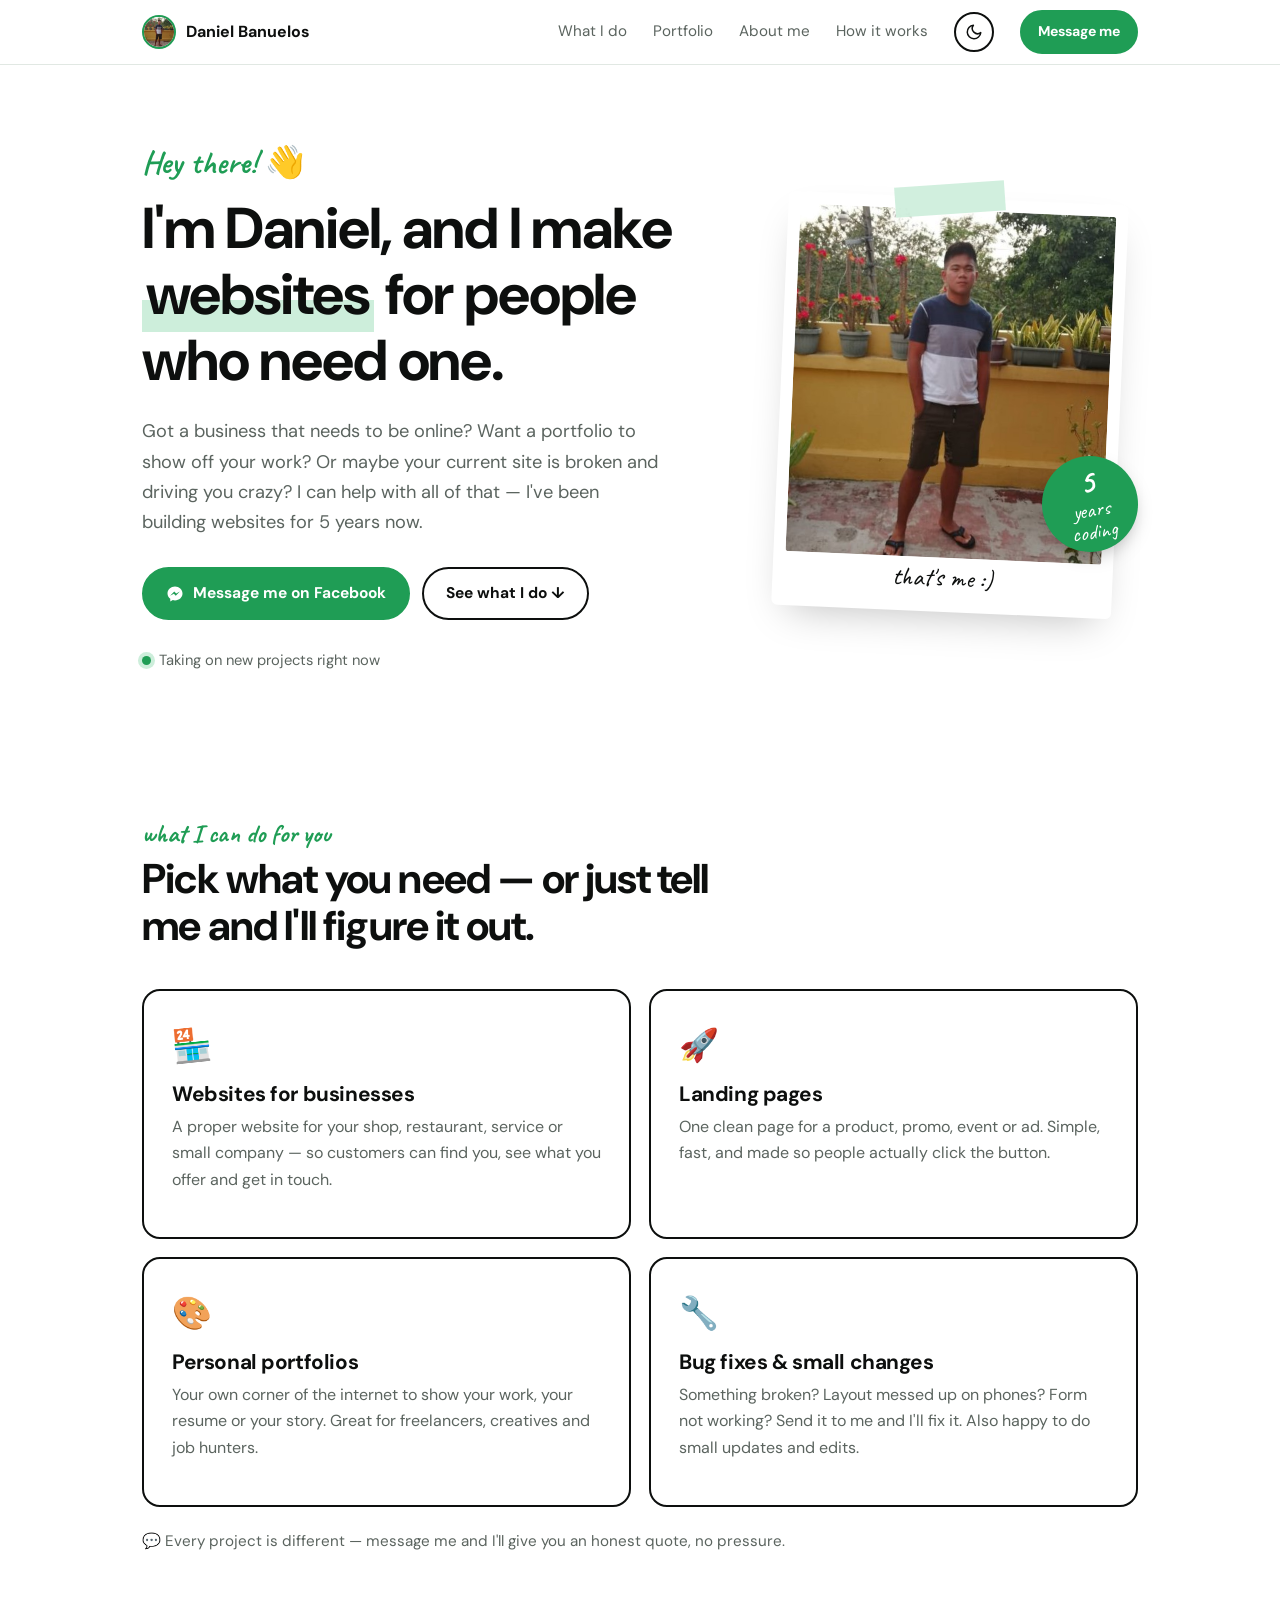
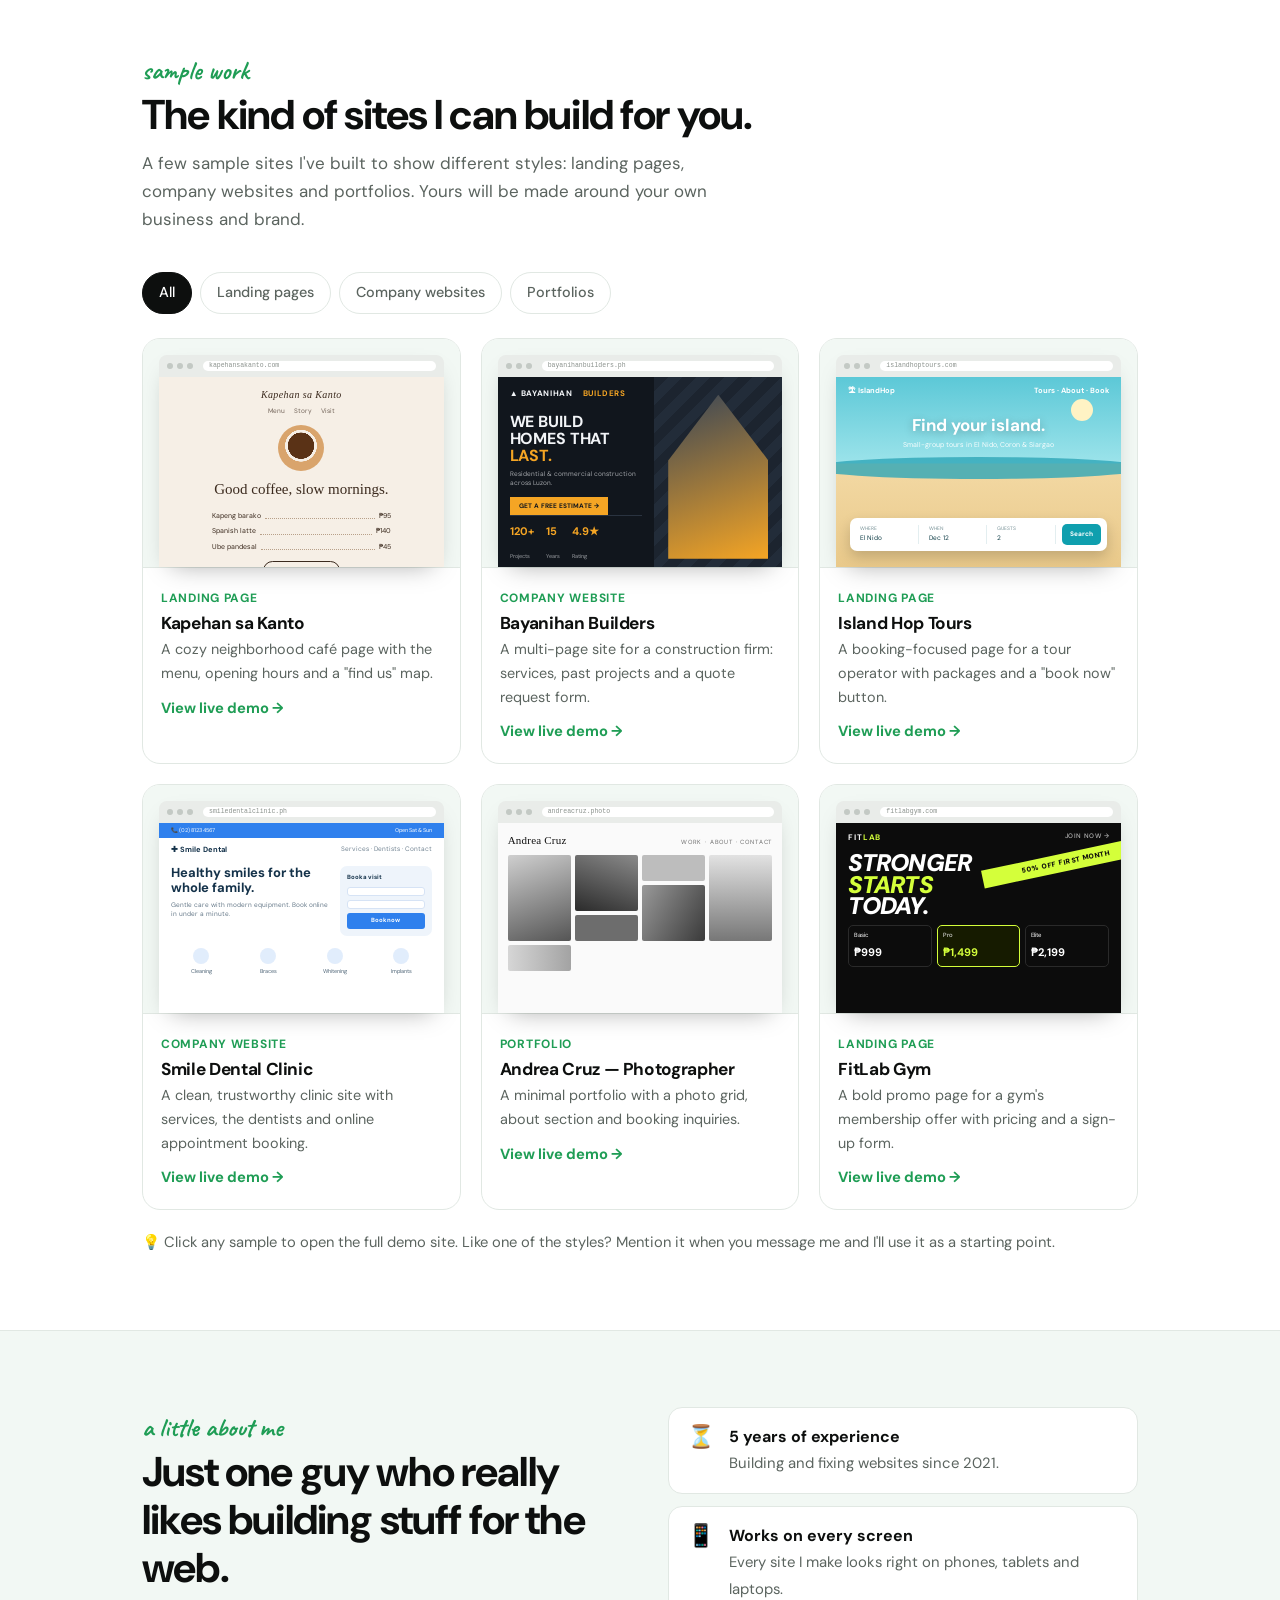
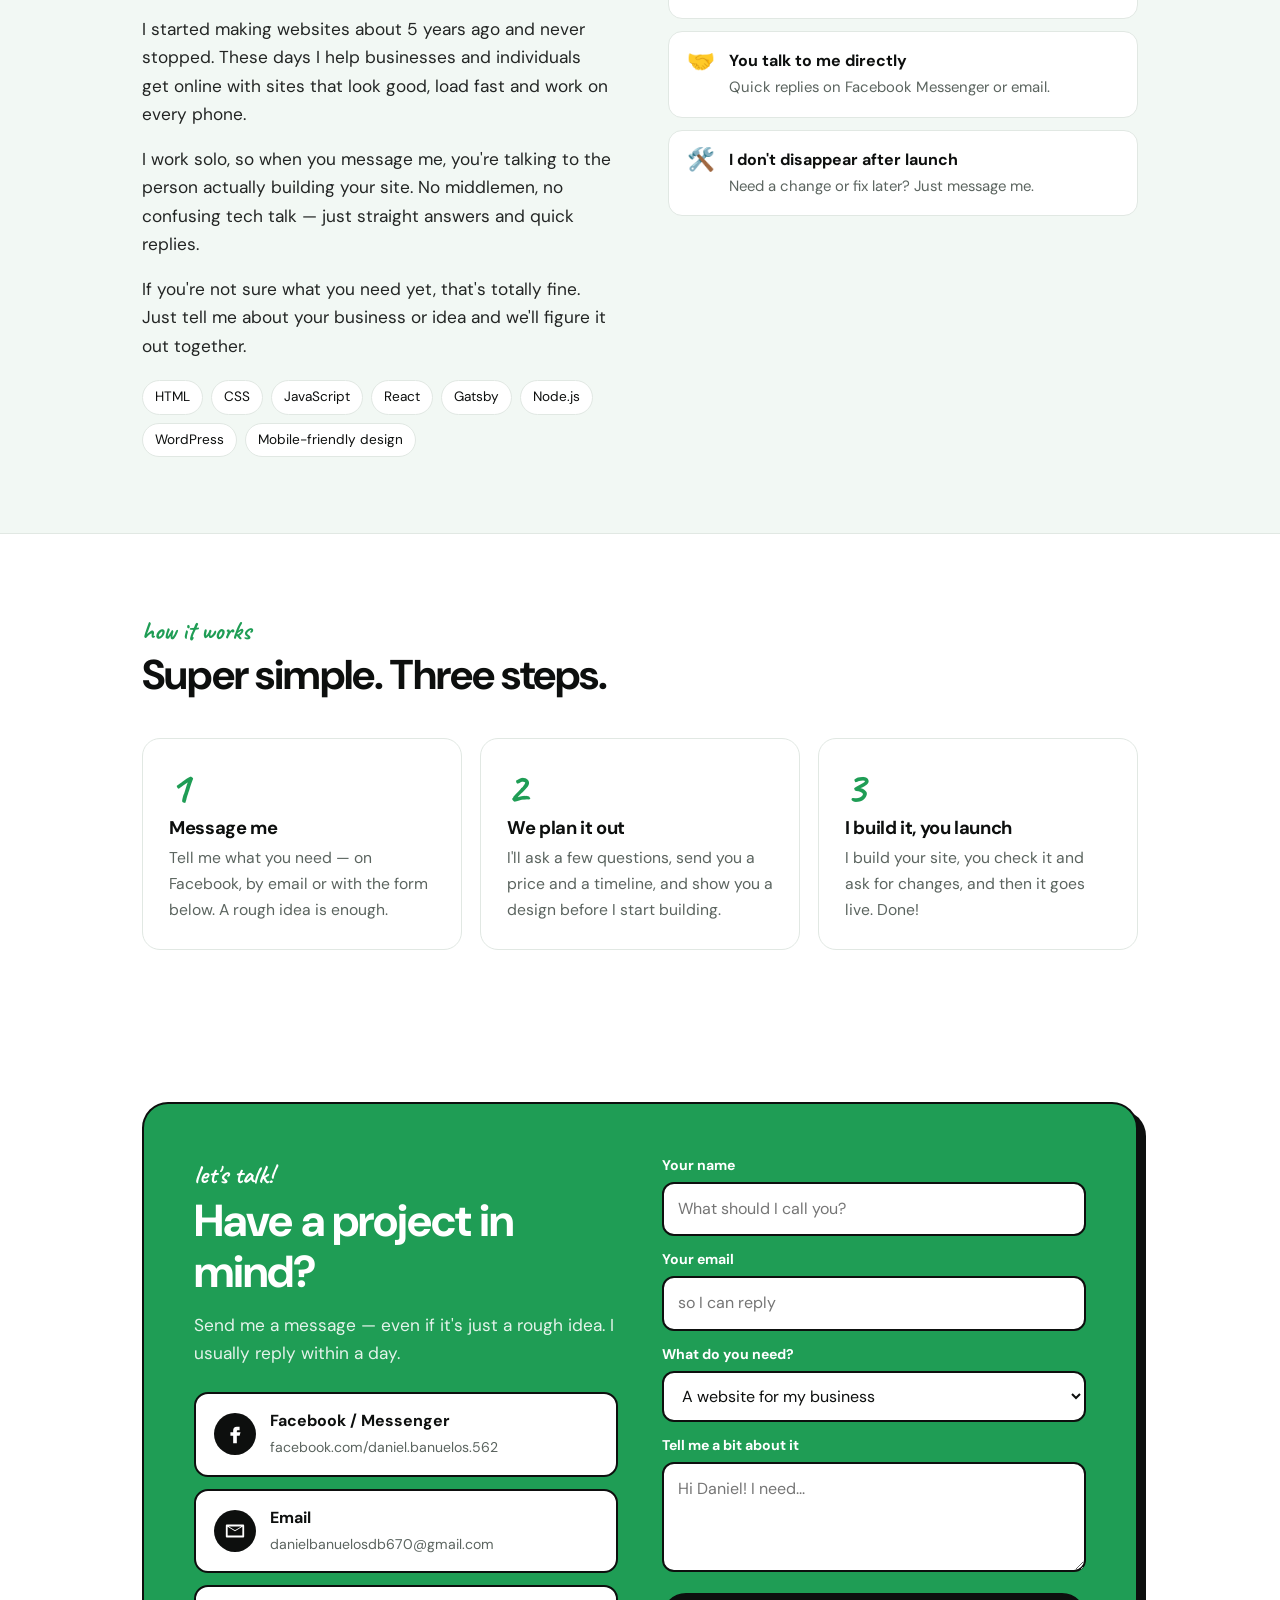
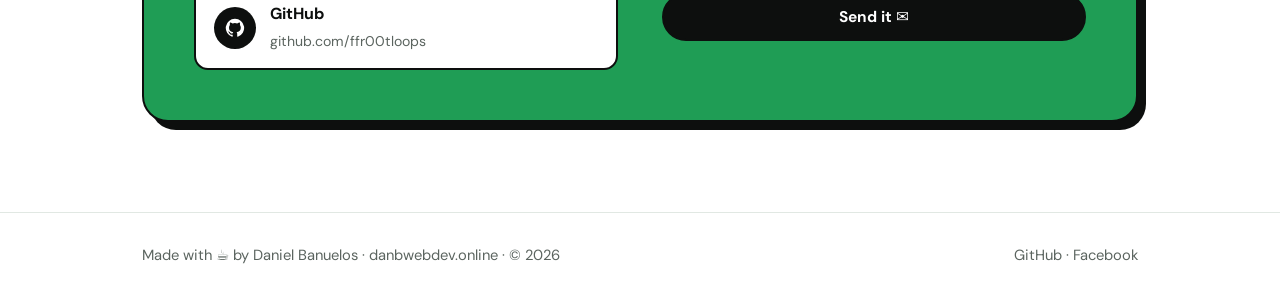
<file: index.html>
<!DOCTYPE html>
<html lang="en">
<head>
<meta charset="UTF-8">
<meta name="viewport" content="width=device-width, initial-scale=1.0">
<title>Daniel Banuelos — I build websites | danbwebdev.online</title>
<meta name="description" content="Hey, I'm Daniel — a freelance web developer. I build websites for small businesses, landing pages, portfolios, and fix bugs on existing sites.">
<link rel="preconnect" href="https://fonts.googleapis.com">
<link rel="preconnect" href="https://fonts.gstatic.com" crossorigin>
<link href="https://fonts.googleapis.com/css2?family=Caveat:wght@500;700&family=DM+Sans:opsz,wght@9..40,400;9..40,500;9..40,700&display=swap" rel="stylesheet">
<script>
  (function(){
    var t=null;
    try{t=localStorage.getItem('theme')}catch(e){}
    if(!t){t=window.matchMedia&&matchMedia('(prefers-color-scheme: dark)').matches?'dark':'light'}
    document.documentElement.setAttribute('data-theme',t);
  })();
</script>
<style>
  :root{
    --bg:#ffffff;
    --card:#ffffff;
    --soft:#f2f8f4;
    --ink:#0d0f0e;
    --muted:#5b645f;
    --line:#e1e8e3;
    --edge:#0d0f0e;
    --shadow:#0d0f0e;
    --green:#1f9d55;
    --green-soft:#cdeedb;
    --on-green:#ffffff;
    --header:rgba(255,255,255,.88);
    --radius:18px;
    --max:1040px;
  }
  [data-theme="dark"]{
    --bg:#0a0c0b;
    --card:#131715;
    --soft:#0f1311;
    --ink:#f1f5f2;
    --muted:#98a39c;
    --line:#232a26;
    --edge:#2e3832;
    --shadow:#3ddc84;
    --green:#3ddc84;
    --green-soft:rgba(61,220,132,.22);
    --on-green:#04120a;
    --header:rgba(10,12,11,.85);
  }
  body,header,.card,.step,.proj,.about,.way,input,select,textarea{transition:background-color .25s,color .25s,border-color .25s}
  .theme-toggle{width:40px;height:40px;border-radius:50%;border:2px solid var(--edge);background:var(--card);color:var(--ink);display:grid;place-items:center;cursor:pointer;font-size:1.1rem;padding:0}
  .theme-toggle:hover{border-color:var(--green)}
  .theme-toggle .sun{display:none}
  [data-theme="dark"] .theme-toggle .sun{display:block}
  [data-theme="dark"] .theme-toggle .moon{display:none}
  .theme-toggle svg{width:18px;height:18px;fill:none;stroke:currentColor;stroke-width:2;stroke-linecap:round;stroke-linejoin:round}
  *{box-sizing:border-box;margin:0;padding:0}
  html{scroll-behavior:smooth}
  body{font-family:"DM Sans",system-ui,sans-serif;background:var(--bg);color:var(--ink);line-height:1.65;-webkit-font-smoothing:antialiased}
  a{color:inherit}
  img{display:block;max-width:100%}
  .wrap{max-width:var(--max);margin:0 auto;padding:0 22px}
  .hand{font-family:Caveat,cursive;font-weight:700}
  h1,h2,h3{line-height:1.15;letter-spacing:-.02em}

  /* nav */
  header{position:sticky;top:0;z-index:20;background:var(--header);backdrop-filter:blur(10px);border-bottom:1px solid var(--line)}
  nav{display:flex;justify-content:space-between;align-items:center;height:64px}
  .brand{font-weight:700;text-decoration:none;display:flex;align-items:center;gap:10px}
  .brand img{width:34px;height:34px;border-radius:50%;object-fit:cover;object-position:50% 12%;border:2px solid var(--green)}
  .brand small{color:var(--muted);font-weight:400}
  .links{display:flex;gap:26px;align-items:center;font-size:.95rem}
  .links a{text-decoration:none;color:var(--muted)}
  .links a:hover{color:var(--ink)}

  .btn{display:inline-flex;align-items:center;gap:9px;padding:12px 22px;border-radius:999px;font-weight:700;font-size:.97rem;text-decoration:none;border:2px solid var(--edge);transition:transform .15s, box-shadow .15s;cursor:pointer;font-family:inherit;background:var(--card);color:var(--ink)}
  .btn:hover{transform:translate(-2px,-2px);box-shadow:4px 4px 0 var(--shadow)}
  .btn-fb{background:var(--green);border-color:var(--green);color:var(--on-green)}
  .btn-fb:hover{box-shadow:4px 4px 0 var(--shadow)}
  .btn svg{width:18px;height:18px;fill:currentColor}
  .links .btn{padding:8px 16px;font-size:.88rem;color:var(--on-green)}

  /* hero */
  .hero{padding:72px 0 64px}
  .hero-grid{display:grid;grid-template-columns:1.2fr .8fr;gap:56px;align-items:center}
  .hi{font-size:2rem;color:var(--green);margin-bottom:6px}
  .hero h1{font-size:clamp(2.3rem,5vw,3.6rem);margin-bottom:22px}
  .hero h1 .mark{background:linear-gradient(transparent 58%,var(--green-soft) 58%);padding:0 4px}
  .hero p{font-size:1.14rem;color:var(--muted);max-width:520px;margin-bottom:30px}
  .hero-btns{display:flex;gap:12px;flex-wrap:wrap}
  .status{display:inline-flex;align-items:center;gap:8px;margin-top:28px;font-size:.92rem;color:var(--muted)}
  .status i{width:9px;height:9px;border-radius:50%;background:var(--green);box-shadow:0 0 0 4px var(--green-soft)}

  .photo-wrap{position:relative;justify-self:center;width:100%;max-width:340px}
  .photo{background:var(--card);padding:12px 12px 54px;border-radius:6px;box-shadow:0 18px 40px -16px rgba(0,0,0,.25);transform:rotate(2.5deg)}
  .photo img{aspect-ratio:1/1.1;object-fit:cover;object-position:50% 20%;width:100%;border-radius:3px}
  .photo .cap{position:absolute;bottom:12px;left:0;right:0;text-align:center;font-family:Caveat,cursive;font-size:1.6rem;color:var(--ink)}
  .tape{position:absolute;top:-14px;left:50%;width:110px;height:30px;background:var(--green-soft);opacity:.9;transform:translateX(-50%) rotate(-4deg);z-index:2}
  .sticker{position:absolute;right:-18px;bottom:60px;background:var(--green);color:var(--on-green);border-radius:50%;width:96px;height:96px;display:grid;place-items:center;text-align:center;font-family:Caveat,cursive;font-size:1.35rem;line-height:1;transform:rotate(-10deg);z-index:3;box-shadow:0 8px 20px -8px rgba(0,0,0,.35)}
  .sticker b{font-size:2.1rem;display:block}

  section{padding:76px 0}
  .head{margin-bottom:38px;max-width:620px}
  .head .hand{font-size:1.6rem;color:var(--green)}
  .head h2{font-size:clamp(1.9rem,3.6vw,2.6rem);margin-bottom:10px}
  .head p{color:var(--muted);font-size:1.06rem}

  /* services */
  .cards{display:grid;grid-template-columns:repeat(2,1fr);gap:18px}
  .card{background:var(--card);border:2px solid var(--edge);border-radius:var(--radius);padding:28px;transition:transform .15s, box-shadow .15s}
  .card:hover{transform:translate(-3px,-3px);box-shadow:6px 6px 0 var(--shadow)}
  .card .emoji{font-size:2rem;margin-bottom:10px}
  .card h3{font-size:1.3rem;margin-bottom:8px}
  .card p{color:var(--muted);margin-bottom:16px}
  .card .price{display:inline-block;font-weight:700;font-size:.9rem;background:var(--bg);border:1px solid var(--line);padding:5px 12px;border-radius:999px}
  .card:nth-child(1) .emoji{transform:rotate(-6deg);display:inline-block}
  .note{margin-top:22px;color:var(--muted);font-size:.95rem}

  /* projects */
  .projects{display:grid;grid-template-columns:repeat(2,1fr);gap:16px}
  .proj{display:block;text-decoration:none;background:var(--card);border:1px solid var(--line);border-radius:var(--radius);padding:24px;transition:border-color .15s, transform .15s}
  .proj:hover{border-color:var(--green);transform:translateY(-3px)}
  .proj-top{display:flex;justify-content:space-between;align-items:center;margin-bottom:12px}
  .lang{font-size:.82rem;color:var(--muted);display:flex;align-items:center;gap:7px}
  .lang::before{content:"";width:10px;height:10px;border-radius:50%;background:var(--c)}
  .arrow{font-size:1.2rem;color:var(--muted)}
  .proj:hover .arrow{color:var(--green)}
  .proj h3{font-size:1.15rem;margin-bottom:6px}
  .proj p{color:var(--muted);font-size:.97rem}
  @media (max-width:640px){.projects{grid-template-columns:1fr}}

  /* portfolio */
  .filters{display:flex;gap:8px;flex-wrap:wrap;margin-bottom:24px}
  .filters button{font:inherit;font-size:.9rem;font-weight:500;padding:8px 16px;border-radius:999px;border:1px solid var(--line);background:var(--card);color:var(--muted);cursor:pointer}
  .filters button.on{background:var(--ink);color:var(--bg);border-color:var(--ink)}
  .folio{display:grid;grid-template-columns:repeat(3,1fr);gap:20px}
  .item{background:var(--card);border:1px solid var(--line);border-radius:var(--radius);overflow:hidden;transition:transform .2s,border-color .2s}
  .item:hover{transform:translateY(-4px);border-color:var(--green)}
  .item.hide{display:none}
  .item-info{padding:16px 18px 18px}
  .item-info .tag{font-size:.75rem;font-weight:700;text-transform:uppercase;letter-spacing:.06em;color:var(--green)}
  .item-info h3{font-size:1.08rem;margin:4px 0 4px}
  .item-info p{font-size:.9rem;color:var(--muted)}
  .item{position:relative}
  .demo-link{display:inline-block;margin-top:10px;font-weight:700;font-size:.92rem;color:var(--green);text-decoration:none}
  .demo-link::after{content:"";position:absolute;inset:0}
  .item:hover .demo-link{text-decoration:underline}
  .folio-note{margin-top:20px;font-size:.92rem;color:var(--muted)}

  /* mini browser mockups */
  .mock{background:var(--soft);padding:16px 16px 0;border-bottom:1px solid var(--line)}
  .frame{border-radius:8px 8px 0 0;overflow:hidden;box-shadow:0 10px 24px -12px rgba(0,0,0,.35);background:var(--m-bg)}
  .bar{display:flex;gap:4px;align-items:center;padding:6px 8px;background:#e9ece9}
  .bar i{width:6px;height:6px;border-radius:50%;background:#c3c9c4}
  .bar span{flex:1;margin-left:6px;height:10px;border-radius:5px;background:#fff;font-size:6.5px;line-height:10px;padding-left:6px;color:#8a918c;font-family:monospace;white-space:nowrap;overflow:hidden}
  .site{height:190px;overflow:hidden;color:var(--m-ink);font-family:"DM Sans",sans-serif;position:relative}
  .s-nav{display:flex;justify-content:space-between;align-items:center;padding:8px 12px;font-size:8px;font-weight:700}
  .s-nav .lk{display:flex;gap:8px;font-weight:500;opacity:.75}
  .s-nav .cta{background:var(--m-acc);color:var(--m-on);padding:3px 7px;border-radius:4px;opacity:1}
  .s-hero{padding:10px 12px}
  .s-hero .k{font-size:6.5px;letter-spacing:.12em;text-transform:uppercase;color:var(--m-acc);font-weight:700}
  .s-hero h4{font-size:15px;line-height:1.1;margin:4px 0 5px;letter-spacing:-.02em;max-width:62%}
  .s-hero p{font-size:7px;opacity:.7;max-width:62%;line-height:1.4}
  .s-btns{display:flex;gap:5px;margin-top:7px}
  .s-btns b{font-size:6.5px;padding:4px 8px;border-radius:4px;background:var(--m-acc);color:var(--m-on)}
  .s-btns b+b{background:transparent;color:var(--m-ink);border:1px solid currentColor;opacity:.6}
  .s-row{display:grid;grid-template-columns:repeat(3,1fr);gap:6px;padding:4px 12px}
  .s-row div{height:34px;border-radius:5px;background:var(--m-card)}
  .s-art{position:absolute;right:12px;top:34px;width:30%;height:92px;border-radius:8px;background:var(--m-art)}
  .s-art.circle{border-radius:50%;width:84px;height:84px}


  /* ---- unique sample layouts ---- */
  .site *{box-sizing:border-box}
  .site .row{display:flex;align-items:center}
  /* 1 café: centered, menu list */
  .cafe{background:#f6efe6;color:#3b2a1e;text-align:center;padding:10px 14px}
  .cafe .logo{font-family:Georgia,serif;font-style:italic;font-size:10px;letter-spacing:.04em}
  .cafe .nav{display:flex;justify-content:center;gap:9px;font-size:6.5px;opacity:.7;margin:3px 0 8px}
  .cafe .cup{width:46px;height:46px;border-radius:50%;margin:0 auto 6px;background:radial-gradient(circle at 50% 45%,#5a3216 0 38%,#f6efe6 39% 46%,#d9a46c 47%)}
  .cafe h4{font-family:Georgia,serif;font-weight:400;font-size:15px;margin-bottom:6px;letter-spacing:0}
  .cafe .menu{max-width:70%;margin:0 auto;text-align:left;font-size:7px}
  .cafe .menu div{display:flex;gap:4px;padding:2px 0}
  .cafe .menu i{flex:1;border-bottom:1px dotted #b8a089;transform:translateY(-2px)}
  .cafe .pill{display:inline-block;margin-top:7px;font-size:6.5px;border:1px solid #3b2a1e;border-radius:99px;padding:3px 10px}
  /* 2 construction: split + stats */
  .build{background:#11161d;color:#f2f4f7;display:grid;grid-template-columns:1.1fr .9fr;height:100%}
  .build .l{padding:10px 12px;display:flex;flex-direction:column}
  .build .brand{font-size:8px;font-weight:800;letter-spacing:.08em}
  .build .brand b{color:#f5a524}
  .build h4{font-size:16px;line-height:1.05;margin:14px 0 6px;text-transform:uppercase;letter-spacing:-.01em}
  .build h4 span{color:#f5a524}
  .build p{font-size:6.5px;opacity:.65;line-height:1.4}
  .build .q{margin-top:8px;align-self:flex-start;font-size:6.5px;font-weight:700;background:#f5a524;color:#11161d;padding:4px 9px}
  .build .stats{margin-top:auto;display:flex;gap:12px;border-top:1px solid #2a3340;padding-top:6px}
  .build .stats b{display:block;font-size:11px;color:#f5a524}
  .build .stats span{font-size:5.5px;opacity:.6}
  .build .r{background:repeating-linear-gradient(135deg,#1c242f 0 10px,#222c39 10px 20px);position:relative}
  .build .r::after{content:"";position:absolute;inset:18px 14px;background:linear-gradient(160deg,#3a4656,#f5a524);clip-path:polygon(0 100%,0 40%,50% 0,100% 40%,100% 100%)}
  /* 3 tours: full-bleed image + booking bar */
  .tour{height:100%;position:relative;color:#fff;background:linear-gradient(180deg,#5cc8d7 0%,#9be3ea 45%,#f3d9a4 46%,#e9c98a 100%);text-align:center}
  .tour::before{content:"";position:absolute;left:-10%;right:-10%;top:42%;height:22px;background:#2fa7b8;border-radius:50%;opacity:.8}
  .tour .sun{position:absolute;top:22px;right:28px;width:22px;height:22px;border-radius:50%;background:#fff3c4}
  .tour .nav{position:relative;display:flex;justify-content:space-between;padding:8px 12px;font-size:7.5px;font-weight:700}
  .tour h4{position:relative;font-size:17px;margin-top:6px;text-shadow:0 2px 8px rgba(0,0,0,.25)}
  .tour p{position:relative;font-size:7px;opacity:.95}
  .tour .book{position:absolute;left:14px;right:14px;bottom:16px;background:#fff;border-radius:7px;display:flex;align-items:center;gap:6px;padding:6px;color:#0b3a44;font-size:6.5px;text-align:left;box-shadow:0 6px 14px rgba(0,0,0,.18)}
  .tour .book div{flex:1;border-right:1px solid #e3eef0;padding:0 4px}
  .tour .book div small{display:block;font-size:5px;opacity:.55;text-transform:uppercase}
  .tour .book b{background:#0f9fae;color:#fff;border-radius:5px;padding:5px 8px}
  /* 4 dental: info strip, text + booking form card, icon row */
  .dent{background:#fff;color:#14324a;height:100%}
  .dent .strip{background:#2f80ed;color:#fff;font-size:5.5px;padding:3px 12px;display:flex;justify-content:space-between}
  .dent .nav{display:flex;justify-content:space-between;padding:6px 12px;font-size:7.5px;font-weight:700}
  .dent .nav span:last-child{font-weight:400;opacity:.6;font-size:6.5px}
  .dent .main{display:grid;grid-template-columns:1fr 92px;gap:10px;padding:4px 12px}
  .dent h4{font-size:13px;line-height:1.15;margin-bottom:5px}
  .dent p{font-size:6.5px;opacity:.65;line-height:1.4}
  .dent .form{background:#eef4fb;border-radius:7px;padding:7px;display:grid;gap:4px}
  .dent .form small{font-size:6px;font-weight:700}
  .dent .form i{height:9px;background:#fff;border-radius:3px;border:1px solid #d6e3f5}
  .dent .form b{font-size:6px;background:#2f80ed;color:#fff;text-align:center;border-radius:3px;padding:3px}
  .dent .icons{display:flex;gap:6px;padding:8px 12px 0}
  .dent .icons div{flex:1;text-align:center;font-size:5.5px;opacity:.75}
  .dent .icons div::before{content:"";display:block;width:16px;height:16px;border-radius:50%;margin:0 auto 3px;background:#d8e7fb}
  /* 5 photographer: masonry grid */
  .photo-site{background:#fafafa;color:#111;padding:8px 10px;height:100%}
  .photo-site .nav{display:flex;justify-content:space-between;align-items:baseline;margin-bottom:6px}
  .photo-site .nav b{font-family:Georgia,serif;font-weight:400;font-size:11px;letter-spacing:.02em}
  .photo-site .nav span{font-size:6px;letter-spacing:.14em;text-transform:uppercase;opacity:.6}
  .photo-site .grid{display:grid;grid-template-columns:repeat(4,1fr);grid-auto-rows:26px;gap:4px}
  .photo-site .grid i{display:block;border-radius:2px}
  .photo-site .grid i:nth-child(1){grid-row:span 3;background:linear-gradient(160deg,#cfcfcf,#555)}
  .photo-site .grid i:nth-child(2){grid-row:span 2;background:linear-gradient(200deg,#8a8a8a,#2b2b2b)}
  .photo-site .grid i:nth-child(3){background:#bdbdbd}
  .photo-site .grid i:nth-child(4){grid-row:span 3;background:linear-gradient(180deg,#e2e2e2,#777)}
  .photo-site .grid i:nth-child(5){grid-row:span 2;background:linear-gradient(120deg,#999,#3a3a3a)}
  .photo-site .grid i:nth-child(6){background:#6d6d6d}
  .photo-site .grid i:nth-child(7){background:linear-gradient(90deg,#d6d6d6,#a3a3a3)}
  /* 6 gym: bold type + pricing tiers */
  .gym{background:#0c0c0c;color:#fff;height:100%;padding:8px 12px;overflow:hidden;position:relative}
  .gym .nav{display:flex;justify-content:space-between;font-size:8px;font-weight:900;letter-spacing:.1em}
  .gym .nav span{color:#d4ff3a}
  .gym .nav em{font-style:normal;font-weight:500;font-size:6.5px;opacity:.7;letter-spacing:.06em}
  .gym h4{font-size:24px;line-height:.9;font-weight:900;text-transform:uppercase;font-style:italic;margin:8px 0 4px;letter-spacing:-.03em}
  .gym h4 span{color:#d4ff3a}
  .gym .band{position:absolute;right:-30px;top:30px;transform:rotate(-12deg);background:#d4ff3a;color:#0c0c0c;font-size:7px;font-weight:900;padding:3px 40px;letter-spacing:.08em}
  .gym .tiers{display:grid;grid-template-columns:repeat(3,1fr);gap:5px;margin-top:8px}
  .gym .tiers div{border:1px solid #2a2a2a;border-radius:5px;padding:5px;font-size:6px}
  .gym .tiers div b{display:block;font-size:11px;margin-top:2px}
  .gym .tiers div.hot{border-color:#d4ff3a;background:#161b00}
  .gym .tiers div.hot b{color:#d4ff3a}

  /* testimonials (fill with real reviews, then remove the hidden attribute) */
  .reviews{display:grid;grid-template-columns:repeat(3,1fr);gap:18px}
  .review{background:var(--card);border:1px solid var(--line);border-radius:var(--radius);padding:24px;display:flex;flex-direction:column;gap:14px}
  .review .stars{color:var(--green);letter-spacing:2px}
  .review blockquote{font-size:1rem;line-height:1.6}
  .review .who{display:flex;align-items:center;gap:12px;margin-top:auto}
  .review .av{width:40px;height:40px;border-radius:50%;background:var(--green);color:var(--on-green);display:grid;place-items:center;font-weight:700;font-size:.9rem}
  .review .who b{display:block;font-size:.95rem}
  .review .who small{color:var(--muted);font-size:.85rem}

  @media (max-width:900px){.folio,.reviews{grid-template-columns:1fr 1fr}}
  @media (max-width:600px){.folio,.reviews{grid-template-columns:1fr}}

  /* about */
  .about{background:var(--soft);border-top:1px solid var(--line);border-bottom:1px solid var(--line)}
  .about-grid{display:grid;grid-template-columns:1fr 1fr;gap:56px;align-items:start}
  .about p{font-size:1.08rem;color:var(--ink);opacity:.9;margin-bottom:16px}
  .facts{list-style:none;display:grid;gap:12px}
  .facts li{display:flex;gap:14px;align-items:flex-start;background:var(--card);border:1px solid var(--line);border-radius:14px;padding:16px 18px}
  .facts li span{font-size:1.4rem;line-height:1.2}
  .facts b{display:block}
  .facts small{color:var(--muted);font-size:.93rem}
  .tools{display:flex;flex-wrap:wrap;gap:8px;margin-top:20px}
  .tools span{font-size:.85rem;padding:5px 12px;border-radius:999px;border:1px solid var(--line);background:var(--bg)}

  /* steps */
  .steps{display:grid;grid-template-columns:repeat(3,1fr);gap:18px;counter-reset:s}
  .step{position:relative;padding:26px;border-radius:var(--radius);background:var(--card);border:1px solid var(--line)}
  .step::before{counter-increment:s;content:counter(s);font-family:Caveat,cursive;font-weight:700;font-size:2.8rem;color:var(--green);line-height:1;display:block;margin-bottom:8px}
  .step h3{font-size:1.15rem;margin-bottom:6px}
  .step p{color:var(--muted);font-size:.98rem}

  /* contact */
  .contact{padding-bottom:90px}
  .contact-box{background:var(--green);color:var(--on-green);border:2px solid var(--edge);border-radius:26px;padding:50px;display:grid;grid-template-columns:1fr 1fr;gap:44px;box-shadow:8px 8px 0 var(--edge)}
  .contact-box h2{font-size:clamp(2rem,4vw,2.8rem);margin-bottom:12px}
  .contact-box p{font-size:1.08rem;margin-bottom:24px;opacity:.88}
  .ways{display:grid;gap:12px}
  .way{display:flex;align-items:center;gap:14px;background:var(--card);color:var(--ink);border:2px solid var(--edge);border-radius:14px;padding:14px 18px;text-decoration:none;transition:transform .15s}
  .way:hover{transform:translateX(4px)}
  .way .ic{background:var(--ink);width:42px;height:42px;border-radius:50%;display:grid;place-items:center;flex-shrink:0}
  .way .ic svg{width:22px;height:22px;fill:var(--bg)}
  .way b{display:block;font-size:1rem}
  .way small{color:var(--muted);font-size:.88rem;word-break:break-all}
  form{display:grid;gap:12px;align-content:start}
  label{font-size:.88rem;font-weight:700;display:block;margin-bottom:5px}
  input,select,textarea{width:100%;padding:12px 14px;border-radius:12px;border:2px solid var(--edge);background:var(--card);font:inherit;color:var(--ink)}
  input:focus,select:focus,textarea:focus{outline:3px solid var(--ink);outline-offset:1px}
  textarea{min-height:110px;resize:vertical}
  form .btn{justify-content:center;background:var(--ink);color:var(--bg);border-color:var(--ink)}
  .msg{display:none;background:var(--card);color:var(--ink);border-radius:12px;padding:12px 14px;font-size:.95rem;border:2px dashed var(--edge)}
  .msg.show{display:block}

  footer{border-top:1px solid var(--line);padding:30px 0;color:var(--muted);font-size:.92rem}
  .foot{display:flex;justify-content:space-between;gap:16px;flex-wrap:wrap;align-items:center}
  .foot a{text-decoration:none}

  @media (max-width:860px){
    .hero-grid,.about-grid,.contact-box{grid-template-columns:1fr}
    .photo-wrap{order:-1;max-width:280px}
    .steps{grid-template-columns:1fr}
    .contact-box{padding:32px 24px}
    .links a:not(.btn){display:none}
  }
  @media (max-width:640px){
    .cards{grid-template-columns:1fr}
    .hero{padding:44px 0 40px}
    section{padding:56px 0}
    .sticker{right:-6px;width:84px;height:84px;font-size:1.15rem}
    .sticker b{font-size:1.8rem}
  }
</style>
</head>
<body>

<header>
  <nav class="wrap">
    <a href="#top" class="brand"><img src="daniel.jpg" alt="">Daniel Banuelos</a>
    <div class="links">
      <a href="#services">What I do</a>
      <a href="#portfolio">Portfolio</a>
      <a href="#about">About me</a>
      <a href="#how">How it works</a>
      <button class="theme-toggle" id="themeToggle" aria-label="Switch between light and dark mode" title="Light / dark mode">
        <svg class="moon" viewBox="0 0 24 24"><path d="M21 12.8A9 9 0 1111.2 3a7 7 0 009.8 9.8z"/></svg>
        <svg class="sun" viewBox="0 0 24 24"><circle cx="12" cy="12" r="4.5"/><path d="M12 2v2M12 20v2M4.9 4.9l1.4 1.4M17.7 17.7l1.4 1.4M2 12h2M20 12h2M4.9 19.1l1.4-1.4M17.7 6.3l1.4-1.4"/></svg>
      </button>
      <a class="btn btn-fb" href="https://www.facebook.com/daniel.banuelos.562/" target="_blank" rel="noopener">Message me</a>
    </div>
  </nav>
</header>

<main id="top">

  <!-- HERO -->
  <section class="hero">
    <div class="wrap hero-grid">
      <div>
        <div class="hand hi">Hey there! 👋</div>
        <h1>I'm Daniel, and I make <span class="mark">websites</span> for people who need one.</h1>
        <p>Got a business that needs to be online? Want a portfolio to show off your work? Or maybe your current site is broken and driving you crazy? I can help with all of that — I've been building websites for 5 years now.</p>
        <div class="hero-btns">
          <a class="btn btn-fb" href="https://www.facebook.com/daniel.banuelos.562/" target="_blank" rel="noopener">
            <svg viewBox="0 0 24 24"><path d="M12 2C6.5 2 2 6.1 2 11.2c0 2.9 1.4 5.5 3.7 7.2V22l3.4-1.9c.9.3 1.9.4 2.9.4 5.5 0 10-4.1 10-9.2S17.5 2 12 2zm1 12.4-2.5-2.7-5 2.7 5.5-5.8 2.6 2.7 4.9-2.7-5.5 5.8z"/></svg>
            Message me on Facebook
          </a>
          <a class="btn" href="#services">See what I do ↓</a>
        </div>
        <div class="status"><i></i>Taking on new projects right now</div>
      </div>

      <div class="photo-wrap">
        <div class="tape"></div>
        <div class="photo">
          <img src="daniel.jpg" alt="Daniel Banuelos">
          <div class="cap">that's me :)</div>
        </div>
        <div class="sticker"><div><b>5</b>years<br>coding</div></div>
      </div>
    </div>
  </section>

  <!-- SERVICES -->
  <section id="services">
    <div class="wrap">
      <div class="head">
        <div class="hand">what I can do for you</div>
        <h2>Pick what you need — or just tell me and I'll figure it out.</h2>
      </div>

      <div class="cards">
        <div class="card">
          <div class="emoji">🏪</div>
          <h3>Websites for businesses</h3>
          <p>A proper website for your shop, restaurant, service or small company — so customers can find you, see what you offer and get in touch.</p>
        </div>
        <div class="card">
          <div class="emoji">🚀</div>
          <h3>Landing pages</h3>
          <p>One clean page for a product, promo, event or ad. Simple, fast, and made so people actually click the button.</p>
        </div>
        <div class="card">
          <div class="emoji">🎨</div>
          <h3>Personal portfolios</h3>
          <p>Your own corner of the internet to show your work, your resume or your story. Great for freelancers, creatives and job hunters.</p>
        </div>
        <div class="card">
          <div class="emoji">🔧</div>
          <h3>Bug fixes &amp; small changes</h3>
          <p>Something broken? Layout messed up on phones? Form not working? Send it to me and I'll fix it. Also happy to do small updates and edits.</p>
        </div>
      </div>
      <p class="note">💬 Every project is different — message me and I'll give you an honest quote, no pressure.</p>
    </div>
  </section>

  <!-- PORTFOLIO -->
  <section id="portfolio" style="padding-top:20px">
    <div class="wrap">
      <div class="head">
        <div class="hand">sample work</div>
        <h2>The kind of sites I can build for you.</h2>
        <p>A few sample sites I've built to show different styles: landing pages, company websites and portfolios. Yours will be made around your own business and brand.</p>
      </div>
      <div class="filters" role="group" aria-label="Filter samples">
        <button class="on" data-f="all">All</button>
        <button data-f="landing">Landing pages</button>
        <button data-f="company">Company websites</button>
        <button data-f="portfolio">Portfolios</button>
      </div>
      <div class="folio">
      <article class="item" data-cat="landing">
        <div class="mock"><div class="frame">
          <div class="bar"><i></i><i></i><i></i><span>kapehansakanto.com</span></div>
          <div class="site"><div class="cafe"><div class="logo">Kapehan sa Kanto</div><div class="nav"><span>Menu</span><span>Story</span><span>Visit</span></div><div class="cup"></div><h4>Good coffee, slow mornings.</h4><div class="menu"><div>Kapeng barako<i></i>₱95</div><div>Spanish latte<i></i>₱140</div><div>Ube pandesal<i></i>₱45</div></div><span class="pill">Open 7am – 9pm</span></div></div>
        </div></div>
        <div class="item-info"><span class="tag">Landing page</span><h3>Kapehan sa Kanto</h3><p>A cozy neighborhood café page with the menu, opening hours and a "find us" map.</p><a class="demo-link" href="samples/kapehan.html">View live demo →</a></div>
      </article>
      <article class="item" data-cat="company">
        <div class="mock"><div class="frame">
          <div class="bar"><i></i><i></i><i></i><span>bayanihanbuilders.ph</span></div>
          <div class="site"><div class="build"><div class="l"><div class="brand">▲ BAYANIHAN <b>BUILDERS</b></div><h4>We build homes that <span>last.</span></h4><p>Residential &amp; commercial construction across Luzon.</p><span class="q">GET A FREE ESTIMATE →</span><div class="stats"><div><b>120+</b><span>Projects</span></div><div><b>15</b><span>Years</span></div><div><b>4.9★</b><span>Rating</span></div></div></div><div class="r"></div></div></div>
        </div></div>
        <div class="item-info"><span class="tag">Company website</span><h3>Bayanihan Builders</h3><p>A multi-page site for a construction firm: services, past projects and a quote request form.</p><a class="demo-link" href="samples/bayanihan.html">View live demo →</a></div>
      </article>
      <article class="item" data-cat="landing">
        <div class="mock"><div class="frame">
          <div class="bar"><i></i><i></i><i></i><span>islandhoptours.com</span></div>
          <div class="site"><div class="tour"><div class="sun"></div><div class="nav"><span>🏝 IslandHop</span><span>Tours · About · Book</span></div><h4>Find your island.</h4><p>Small-group tours in El Nido, Coron &amp; Siargao</p><div class="book"><div><small>Where</small>El Nido</div><div><small>When</small>Dec 12</div><div><small>Guests</small>2</div><b>Search</b></div></div></div>
        </div></div>
        <div class="item-info"><span class="tag">Landing page</span><h3>Island Hop Tours</h3><p>A booking-focused page for a tour operator with packages and a "book now" button.</p><a class="demo-link" href="samples/islandhop.html">View live demo →</a></div>
      </article>
      <article class="item" data-cat="company">
        <div class="mock"><div class="frame">
          <div class="bar"><i></i><i></i><i></i><span>smiledentalclinic.ph</span></div>
          <div class="site"><div class="dent"><div class="strip"><span>📞 (02) 8123 4567</span><span>Open Sat &amp; Sun</span></div><div class="nav"><span>✚ Smile Dental</span><span>Services · Dentists · Contact</span></div><div class="main"><div><h4>Healthy smiles for the whole family.</h4><p>Gentle care with modern equipment. Book online in under a minute.</p></div><div class="form"><small>Book a visit</small><i></i><i></i><b>Book now</b></div></div><div class="icons"><div>Cleaning</div><div>Braces</div><div>Whitening</div><div>Implants</div></div></div></div>
        </div></div>
        <div class="item-info"><span class="tag">Company website</span><h3>Smile Dental Clinic</h3><p>A clean, trustworthy clinic site with services, the dentists and online appointment booking.</p><a class="demo-link" href="samples/smiledental.html">View live demo →</a></div>
      </article>
      <article class="item" data-cat="portfolio">
        <div class="mock"><div class="frame">
          <div class="bar"><i></i><i></i><i></i><span>andreacruz.photo</span></div>
          <div class="site"><div class="photo-site"><div class="nav"><b>Andrea Cruz</b><span>Work · About · Contact</span></div><div class="grid"><i></i><i></i><i></i><i></i><i></i><i></i><i></i></div></div></div>
        </div></div>
        <div class="item-info"><span class="tag">Portfolio</span><h3>Andrea Cruz — Photographer</h3><p>A minimal portfolio with a photo grid, about section and booking inquiries.</p><a class="demo-link" href="samples/andreacruz.html">View live demo →</a></div>
      </article>
      <article class="item" data-cat="landing">
        <div class="mock"><div class="frame">
          <div class="bar"><i></i><i></i><i></i><span>fitlabgym.com</span></div>
          <div class="site"><div class="gym"><div class="nav"><b>FIT<span>LAB</span></b><em>JOIN NOW →</em></div><div class="band">50% OFF FIRST MONTH</div><h4>Stronger<br><span>starts</span><br>today.</h4><div class="tiers"><div>Basic<b>₱999</b></div><div class="hot">Pro<b>₱1,499</b></div><div>Elite<b>₱2,199</b></div></div></div></div>
        </div></div>
        <div class="item-info"><span class="tag">Landing page</span><h3>FitLab Gym</h3><p>A bold promo page for a gym's membership offer with pricing and a sign-up form.</p><a class="demo-link" href="samples/fitlab.html">View live demo →</a></div>
      </article>
      </div>
      <p class="folio-note">💡 Click any sample to open the full demo site. Like one of the styles? Mention it when you message me and I'll use it as a starting point.</p>
    </div>
  </section>

  <!-- TESTIMONIALS
       Hidden until you have real reviews from real clients.
       To show it: replace the example card text below with a real review
       (ask the client's permission to use their name), copy the card for each
       review, then delete the word "hidden" from the <section> tag and add
       <a href="#reviews">Reviews</a> to the menu. -->
  <section id="reviews" hidden>
    <div class="wrap">
      <div class="head">
        <div class="hand">kind words</div>
        <h2>What clients say.</h2>
      </div>
      <div class="reviews">
        <figure class="review">
          <div class="stars">★★★★★</div>
          <blockquote>PASTE THE CLIENT'S REAL REVIEW HERE.</blockquote>
          <figcaption class="who"><span class="av">AB</span><div><b>Client Name</b><small>Business name · what you built</small></div></figcaption>
        </figure>
      </div>
    </div>
  </section>

  <!-- ABOUT -->
  <section id="about" class="about">
    <div class="wrap about-grid">
      <div>
        <div class="head" style="margin-bottom:22px">
          <div class="hand">a little about me</div>
          <h2>Just one guy who really likes building stuff for the web.</h2>
        </div>
        <p>I started making websites about 5 years ago and never stopped. These days I help businesses and individuals get online with sites that look good, load fast and work on every phone.</p>
        <p>I work solo, so when you message me, you're talking to the person actually building your site. No middlemen, no confusing tech talk — just straight answers and quick replies.</p>
        <p>If you're not sure what you need yet, that's totally fine. Just tell me about your business or idea and we'll figure it out together.</p>
        <div class="tools">
          <span>HTML</span><span>CSS</span><span>JavaScript</span><span>React</span><span>Gatsby</span><span>Node.js</span><span>WordPress</span><span>Mobile-friendly design</span>
        </div>
      </div>
      <ul class="facts">
        <li><span>⏳</span><div><b>5 years of experience</b><small>Building and fixing websites since 2021.</small></div></li>
        <li><span>📱</span><div><b>Works on every screen</b><small>Every site I make looks right on phones, tablets and laptops.</small></div></li>
        <li><span>🤝</span><div><b>You talk to me directly</b><small>Quick replies on Facebook Messenger or email.</small></div></li>
        <li><span>🛠️</span><div><b>I don't disappear after launch</b><small>Need a change or fix later? Just message me.</small></div></li>
      </ul>
    </div>
  </section>

  <!-- HOW IT WORKS -->
  <section id="how">
    <div class="wrap">
      <div class="head">
        <div class="hand">how it works</div>
        <h2>Super simple. Three steps.</h2>
      </div>
      <div class="steps">
        <div class="step"><h3>Message me</h3><p>Tell me what you need — on Facebook, by email or with the form below. A rough idea is enough.</p></div>
        <div class="step"><h3>We plan it out</h3><p>I'll ask a few questions, send you a price and a timeline, and show you a design before I start building.</p></div>
        <div class="step"><h3>I build it, you launch</h3><p>I build your site, you check it and ask for changes, and then it goes live. Done!</p></div>
      </div>
    </div>
  </section>

  <!-- CONTACT -->
  <section id="contact" class="contact">
    <div class="wrap">
      <div class="contact-box">
        <div>
          <div class="hand" style="font-size:1.6rem">let's talk!</div>
          <h2>Have a project in mind?</h2>
          <p>Send me a message — even if it's just a rough idea. I usually reply within a day.</p>
          <div class="ways">
            <a class="way" href="https://www.facebook.com/daniel.banuelos.562/" target="_blank" rel="noopener">
              <span class="ic"><svg viewBox="0 0 24 24"><path d="M14 8h3V4h-3c-2.8 0-4 1.7-4 4.3V10H7v4h3v8h4v-8h3l1-4h-4V8.6c0-.4.3-.6.7-.6z"/></svg></span>
              <div><b>Facebook / Messenger</b><small>facebook.com/daniel.banuelos.562</small></div>
            </a>
            <a class="way" href="mailto:danielbanuelosdb670@gmail.com">
              <span class="ic"><svg viewBox="0 0 24 24"><path d="M3 5h18a1 1 0 011 1v12a1 1 0 01-1 1H3a1 1 0 01-1-1V6a1 1 0 011-1zm9 7.2L4 7.3V17h16V7.3l-8 4.9zM5.2 7l6.8 4.2L18.8 7H5.2z"/></svg></span>
              <div><b>Email</b><small>danielbanuelosdb670@gmail.com</small></div>
            </a>
            <a class="way" href="https://github.com/ffr00tloops" target="_blank" rel="noopener">
              <span class="ic"><svg viewBox="0 0 24 24"><path d="M12 2a10 10 0 00-3.2 19.5c.5.1.7-.2.7-.5v-1.7c-2.8.6-3.4-1.3-3.4-1.3-.5-1.2-1.1-1.5-1.1-1.5-.9-.6.1-.6.1-.6 1 .1 1.5 1 1.5 1 .9 1.5 2.4 1.1 2.9.8.1-.7.4-1.1.6-1.3-2.2-.3-4.6-1.1-4.6-5 0-1.1.4-2 1-2.7-.1-.3-.4-1.3.1-2.7 0 0 .8-.3 2.8 1a9.6 9.6 0 015 0c1.9-1.3 2.8-1 2.8-1 .5 1.4.2 2.4.1 2.7.6.7 1 1.6 1 2.7 0 3.9-2.4 4.7-4.6 5 .4.3.7.9.7 1.9V21c0 .3.2.6.7.5A10 10 0 0012 2z"/></svg></span>
              <div><b>GitHub</b><small>github.com/ffr00tloops</small></div>
            </a>
          </div>
        </div>

        <form id="form" novalidate>
          <div><label for="n">Your name</label><input id="n" required placeholder="What should I call you?"></div>
          <div><label for="e">Your email</label><input id="e" type="email" required placeholder="so I can reply"></div>
          <div>
            <label for="s">What do you need?</label>
            <select id="s">
              <option>A website for my business</option>
              <option>A landing page</option>
              <option>A portfolio</option>
              <option>A bug fix / small change</option>
              <option>Not sure yet</option>
            </select>
          </div>
          <div><label for="m">Tell me a bit about it</label><textarea id="m" required placeholder="Hi Daniel! I need..."></textarea></div>
          <button class="btn" type="submit">Send it ✉️</button>
          <div class="msg" id="msg" role="status"></div>
        </form>
      </div>
    </div>
  </section>
</main>

<footer>
  <div class="wrap foot">
    <span>Made with ☕ by Daniel Banuelos · danbwebdev.online · © <span id="y"></span></span>
    <span><a href="https://github.com/ffr00tloops" target="_blank" rel="noopener">GitHub</a> · <a href="https://www.facebook.com/daniel.banuelos.562/" target="_blank" rel="noopener">Facebook</a></span>
  </div>
</footer>

<script>
  document.getElementById('themeToggle').addEventListener('click', () => {
    const root = document.documentElement;
    const next = root.getAttribute('data-theme') === 'dark' ? 'light' : 'dark';
    root.setAttribute('data-theme', next);
    try { localStorage.setItem('theme', next); } catch (_) {}
  });

  // Portfolio filters
  document.querySelectorAll('.filters button').forEach(btn => {
    btn.addEventListener('click', () => {
      document.querySelectorAll('.filters button').forEach(b => b.classList.toggle('on', b === btn));
      const f = btn.dataset.f;
      document.querySelectorAll('.folio .item').forEach(it => it.classList.toggle('hide', f !== 'all' && it.dataset.cat !== f));
    });
  });

  document.getElementById('y').textContent = new Date().getFullYear();

  // Contact form: opens the visitor's email app with the message ready.
  // When hosting on your domain, you can swap this for Formspree / Netlify Forms.
  const EMAIL = 'danielbanuelosdb670@gmail.com';
  document.getElementById('form').addEventListener('submit', e => {
    e.preventDefault();
    const n = document.getElementById('n').value.trim();
    const em = document.getElementById('e').value.trim();
    const s = document.getElementById('s').value;
    const m = document.getElementById('m').value.trim();
    const out = document.getElementById('msg');
    if (!n || !m || !/^\S+@\S+\.\S+$/.test(em)) {
      out.textContent = 'Oops — please add your name, a valid email and a short message.';
      out.classList.add('show'); return;
    }
    const href = 'mailto:' + EMAIL + '?subject=' + encodeURIComponent('Website request: ' + s) +
      '&body=' + encodeURIComponent('Name: ' + n + '\nEmail: ' + em + '\nNeed: ' + s + '\n\n' + m);
    out.innerHTML = 'Thanks ' + n.replace(/</g,'&lt;') + '! Your email app should open with the message ready. If not, just <a href="' + href + '">email me here</a> or message me on Facebook.';
    out.classList.add('show');
    try { location.href = href; } catch (_) {}
  });
</script>
</body>
</html>
</file>
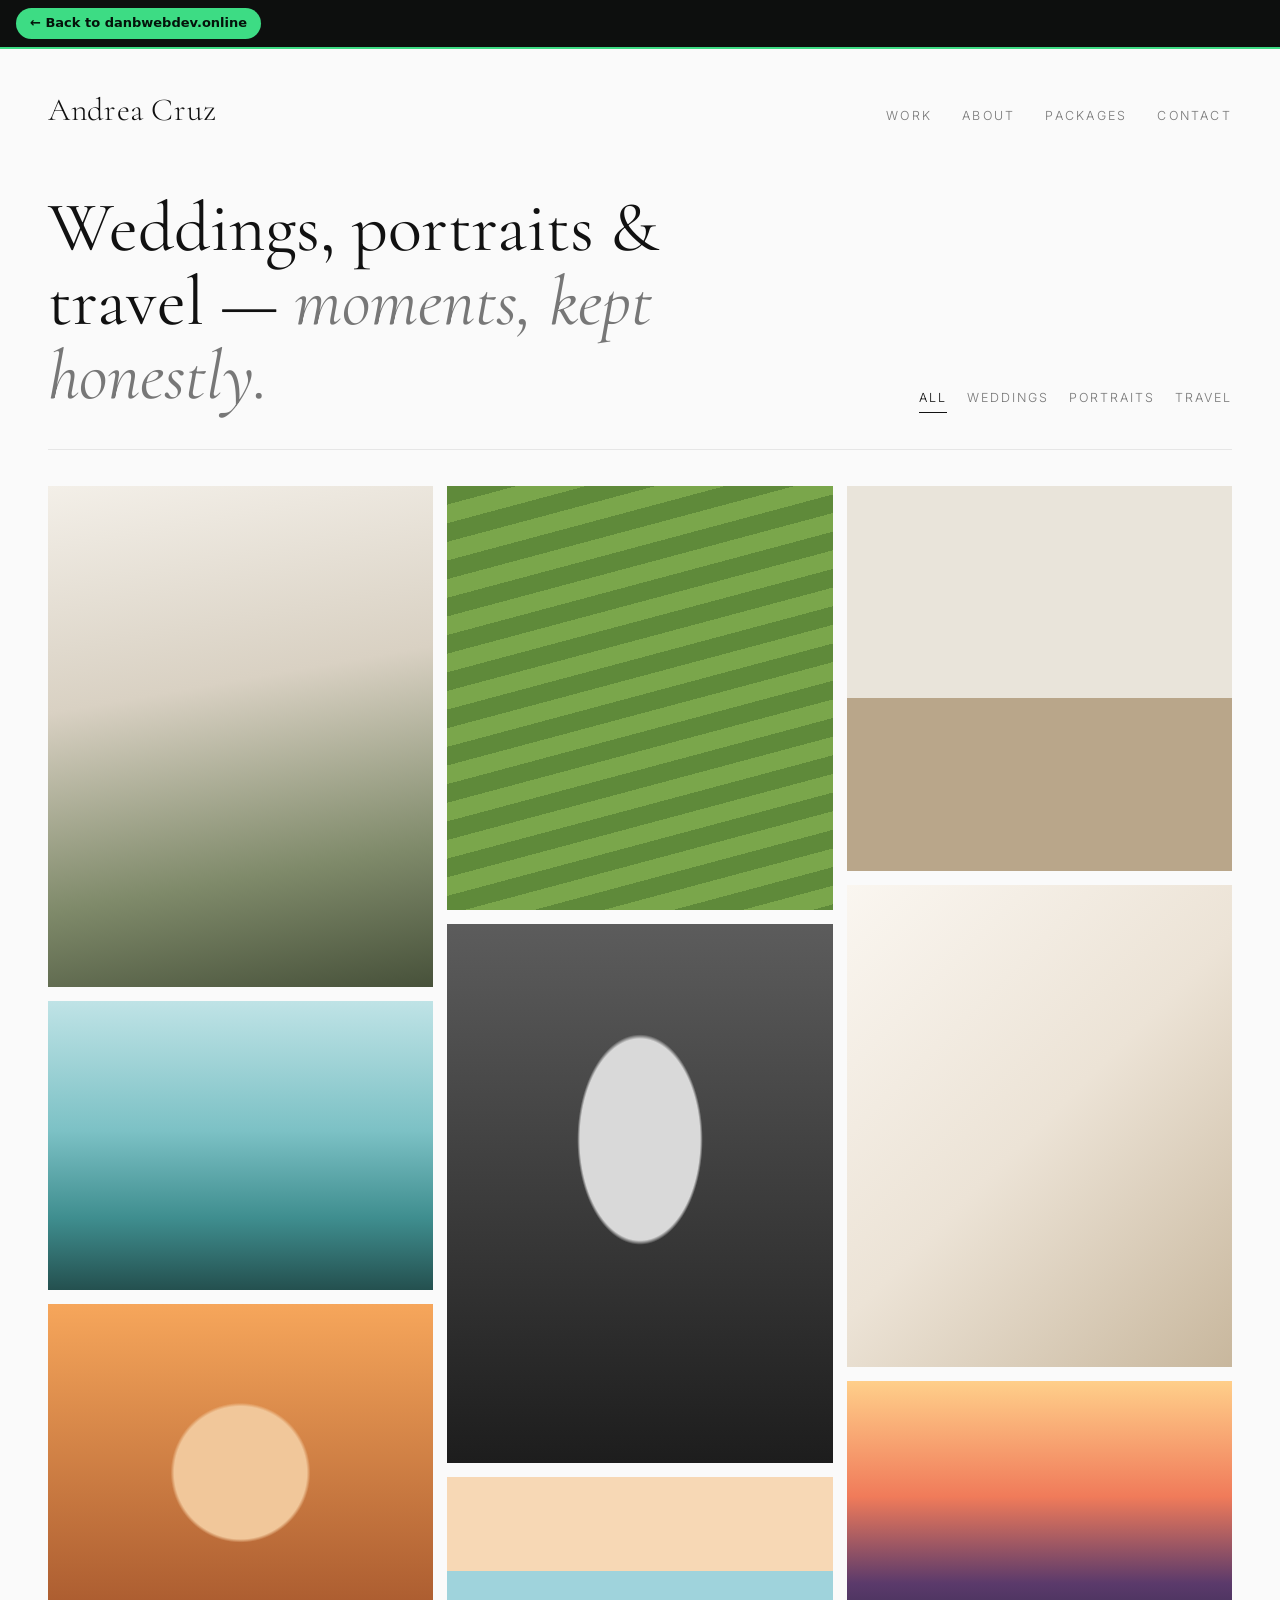
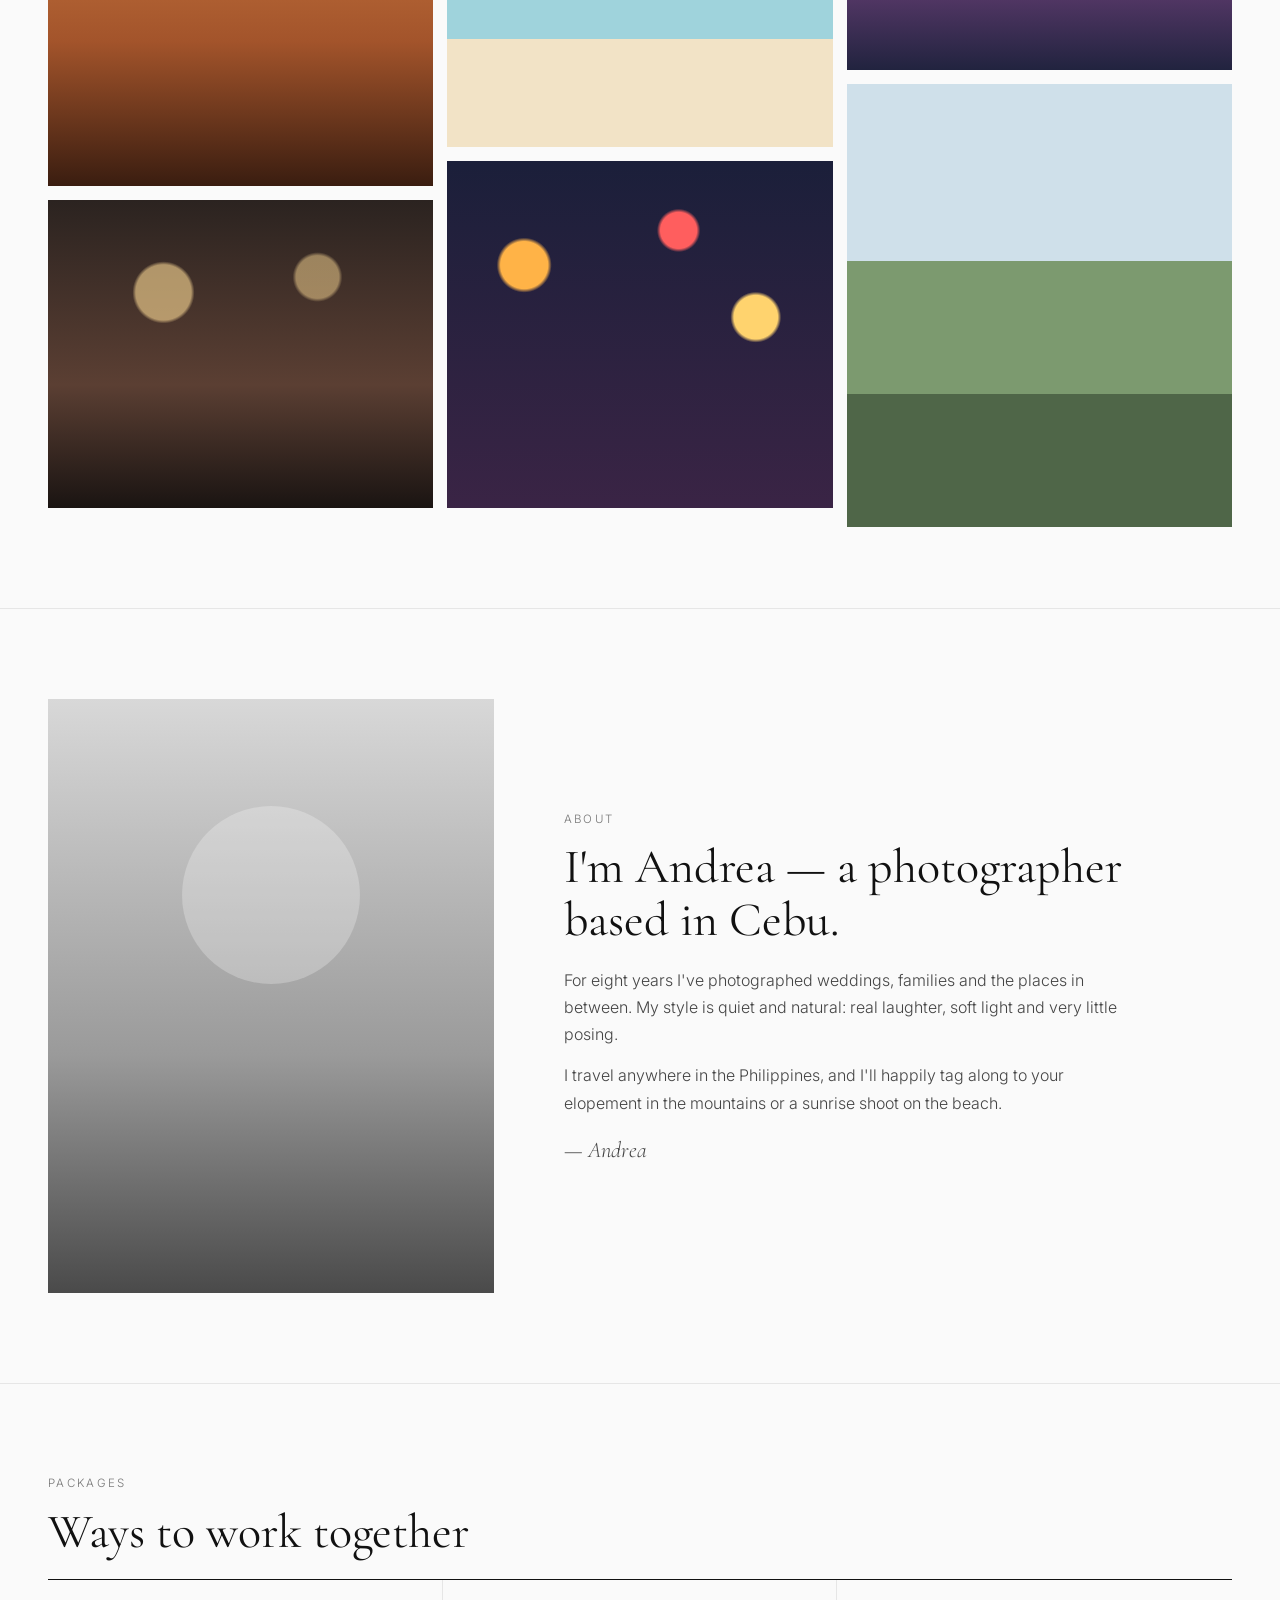
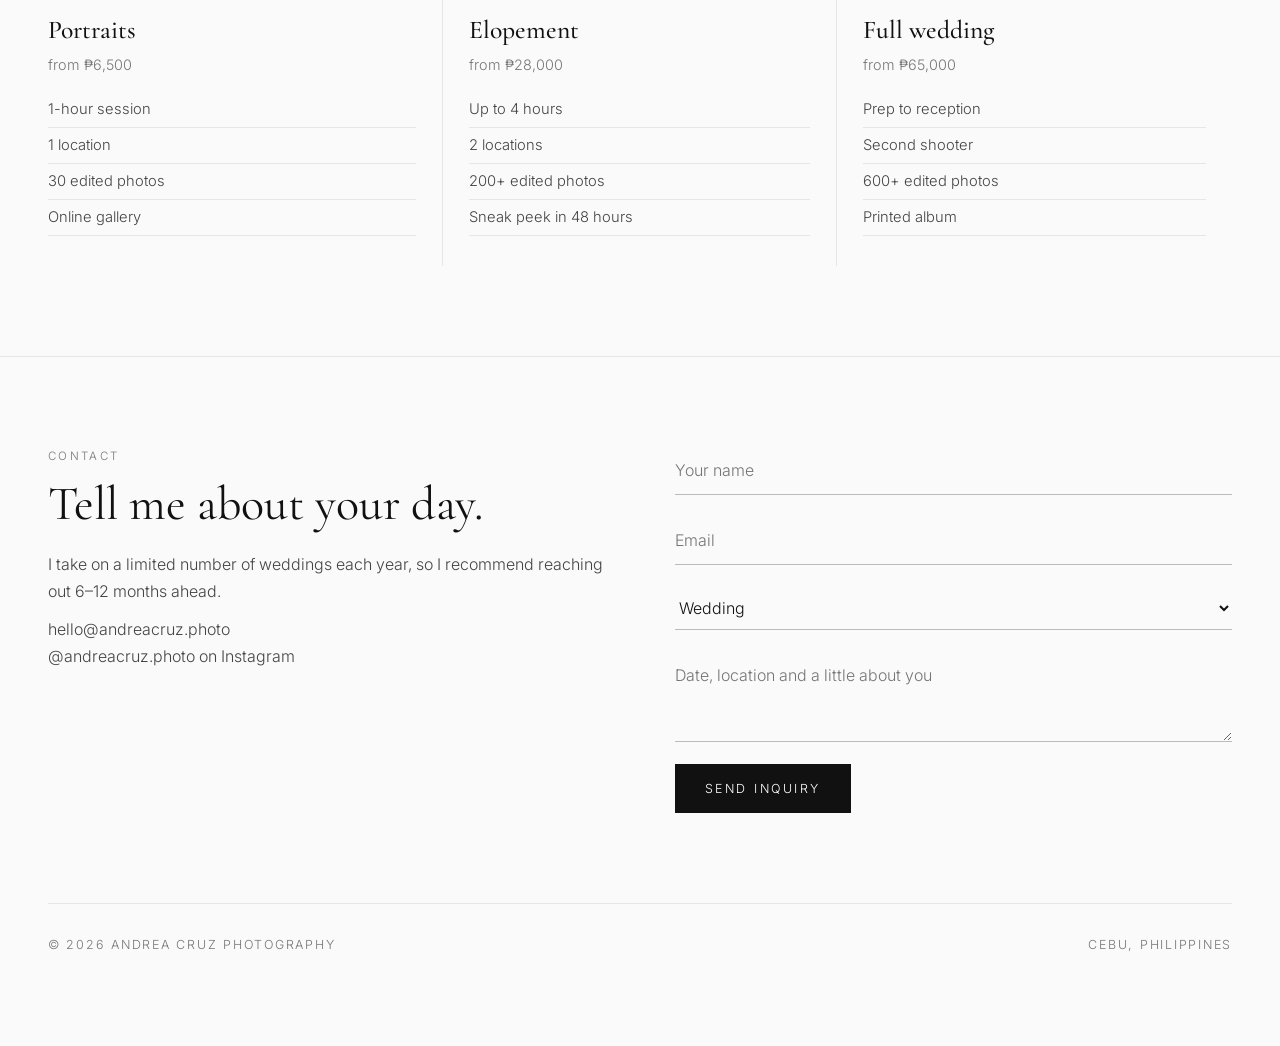
<file: samples/andreacruz.html>
<!DOCTYPE html>
<html lang="en">
<head>
<meta charset="UTF-8">
<meta name="viewport" content="width=device-width, initial-scale=1.0">
<title>Andrea Cruz — Photographer (sample site)</title>
<link rel="preconnect" href="https://fonts.googleapis.com">
<link rel="preconnect" href="https://fonts.gstatic.com" crossorigin>
<link href="https://fonts.googleapis.com/css2?family=Cormorant+Garamond:ital,wght@0,400;0,500;1,400&family=Inter:wght@300;400;500&display=swap" rel="stylesheet">
<style>
  :root{--ink:#111;--muted:#777;--line:#e6e6e6;--bg:#fafafa}
  *{box-sizing:border-box;margin:0;padding:0}
  html{scroll-behavior:smooth}
  body{font-family:Inter,sans-serif;font-weight:300;background:var(--bg);color:var(--ink);line-height:1.7}
  a{color:inherit;text-decoration:none}
  .wrap{max-width:1240px;margin:0 auto;padding:0 28px}
  .serif{font-family:"Cormorant Garamond",serif}
  header{display:flex;justify-content:space-between;align-items:baseline;padding:34px 0 24px}
  .name{font-family:"Cormorant Garamond",serif;font-size:2rem;letter-spacing:.02em}
  .links{display:flex;gap:30px;font-size:.78rem;letter-spacing:.18em;text-transform:uppercase}
  .links a{color:var(--muted)}.links a:hover{color:var(--ink)}
  .intro{display:flex;justify-content:space-between;align-items:flex-end;gap:30px;padding:30px 0 36px;border-bottom:1px solid var(--line);flex-wrap:wrap}
  .intro h1{font-family:"Cormorant Garamond",serif;font-weight:400;font-size:clamp(2.4rem,5.5vw,4.4rem);line-height:1.05;max-width:760px}
  .intro h1 em{color:var(--muted)}
  .filters{display:flex;gap:20px;font-size:.78rem;letter-spacing:.16em;text-transform:uppercase}
  .filters button{background:none;border:none;font:inherit;letter-spacing:inherit;text-transform:inherit;color:var(--muted);cursor:pointer;padding:4px 0;border-bottom:1px solid transparent}
  .filters button.on{color:var(--ink);border-color:var(--ink)}
  .gallery{columns:3;column-gap:14px;padding:36px 0 80px}
  .ph{break-inside:avoid;margin-bottom:14px;cursor:zoom-in;position:relative;overflow:hidden}
  .ph.hide{display:none}
  .ph .img{width:100%;transition:transform .6s ease}
  .ph:hover .img{transform:scale(1.03)}
  .ph figcaption{position:absolute;left:12px;bottom:10px;color:#fff;font-size:.72rem;letter-spacing:.14em;text-transform:uppercase;opacity:0;transition:.3s;text-shadow:0 1px 6px rgba(0,0,0,.5)}
  .ph:hover figcaption{opacity:1}
  section{padding:90px 0;border-top:1px solid var(--line)}
  .about{display:grid;grid-template-columns:.8fr 1.2fr;gap:70px;align-items:center}
  .portrait{aspect-ratio:3/4;background:linear-gradient(180deg,#d8d8d8 0%,#9a9a9a 60%,#4a4a4a 100%);position:relative}
  .portrait::after{content:"";position:absolute;left:30%;right:30%;top:18%;height:30%;border-radius:50%;background:rgba(255,255,255,.25)}
  .about h2,.pk h2,.contact h2{font-family:"Cormorant Garamond",serif;font-weight:400;font-size:clamp(2rem,4vw,3rem);line-height:1.1;margin-bottom:20px}
  .about p{color:#444;margin-bottom:14px;max-width:560px}
  .label{font-size:.72rem;letter-spacing:.2em;text-transform:uppercase;color:var(--muted);margin-bottom:12px;display:block}
  .pkgs{display:grid;grid-template-columns:repeat(3,1fr);border-top:1px solid var(--ink)}
  .pkg{padding:28px 26px 30px 0;border-right:1px solid var(--line)}
  .pkg+.pkg{padding-left:26px}
  .pkg:last-child{border-right:none}
  .pkg h3{font-family:"Cormorant Garamond",serif;font-weight:500;font-size:1.6rem}
  .pkg .pr{font-size:.9rem;color:var(--muted);margin:2px 0 14px}
  .pkg ul{list-style:none;font-size:.92rem;color:#444}
  .pkg li{padding:5px 0;border-bottom:1px solid var(--line)}
  .contact{display:grid;grid-template-columns:1fr 1fr;gap:70px}
  .contact p{color:#444;margin-bottom:10px}
  form{display:grid;gap:22px}
  input,select,textarea{width:100%;border:none;border-bottom:1px solid #bbb;background:transparent;padding:10px 0;font:inherit;color:var(--ink);outline:none}
  input:focus,textarea:focus,select:focus{border-color:var(--ink)}
  textarea{min-height:90px;resize:vertical}
  .btn{justify-self:start;background:var(--ink);color:#fff;border:none;padding:14px 30px;font:inherit;font-size:.78rem;letter-spacing:.2em;text-transform:uppercase;cursor:pointer}
  .ok{display:none;font-style:italic;color:#444}
  footer{padding:30px 0 90px;display:flex;justify-content:space-between;font-size:.78rem;letter-spacing:.14em;text-transform:uppercase;color:var(--muted);border-top:1px solid var(--line);flex-wrap:wrap;gap:12px}
  .lb{position:fixed;inset:0;background:rgba(10,10,10,.94);display:none;place-items:center;z-index:50;padding:40px}
  .lb.on{display:grid}
  .lb .img{width:min(80vw,900px);height:min(75vh,640px)}
  .lb p{color:#ccc;text-align:center;margin-top:14px;font-size:.8rem;letter-spacing:.16em;text-transform:uppercase}
  .lb button{position:absolute;background:none;border:none;color:#fff;font-size:2rem;cursor:pointer;padding:10px}
  .lb .x{top:16px;right:22px}.lb .prev{left:16px;top:50%}.lb .next{right:16px;top:50%}
  .demo{position:fixed;left:14px;bottom:14px;z-index:99;background:#111;color:#fff;font:500 12px Inter,sans-serif;padding:8px 14px;border-radius:999px;box-shadow:0 6px 18px rgba(0,0,0,.25)}
  .demo a{color:#7ee2a8;text-decoration:underline}
  @media(max-width:860px){.gallery{columns:2}.about,.contact{grid-template-columns:1fr}.pkgs{grid-template-columns:1fr}.pkg,.pkg+.pkg{padding:22px 0;border-right:none;border-bottom:1px solid var(--line)}.links{gap:16px}}
  @media(max-width:520px){.gallery{columns:1}header{flex-direction:column;gap:8px}}
  @media(max-width:560px){.dk-bar span{display:none}}
</style>
</head>
<body>
<div class="dk-bar" style="position:relative;z-index:1000;display:flex;justify-content:space-between;align-items:center;gap:12px;padding:8px 16px;background:#0d0f0e;color:#e9efea;font:500 13px/1.3 system-ui,-apple-system,'Segoe UI',sans-serif;border-bottom:2px solid #3ddc84">
  <a href="../index.html#portfolio" style="display:inline-flex;align-items:center;gap:8px;background:#3ddc84;color:#04120a;font-weight:700;padding:7px 14px;border-radius:999px;text-decoration:none;white-space:nowrap">← Back to danbwebdev.online</a>
</div>
<div class="wrap">
  <header><a href="#" class="name">Andrea Cruz</a><nav class="links"><a href="#work">Work</a><a href="#about">About</a><a href="#packages">Packages</a><a href="#contact">Contact</a></nav></header>
  <div class="intro" id="work">
    <h1>Weddings, portraits &amp; travel — <em>moments, kept honestly.</em></h1>
    <div class="filters">
      <button class="on" data-f="all">All</button><button data-f="wedding">Weddings</button><button data-f="portrait">Portraits</button><button data-f="travel">Travel</button>
    </div>
  </div>
  <div class="gallery" id="gallery"></div>
</div>

<section id="about"><div class="wrap about">
  <div class="portrait"></div>
  <div>
    <span class="label">About</span>
    <h2>I'm Andrea — a photographer based in Cebu.</h2>
    <p>For eight years I've photographed weddings, families and the places in between. My style is quiet and natural: real laughter, soft light and very little posing.</p>
    <p>I travel anywhere in the Philippines, and I'll happily tag along to your elopement in the mountains or a sunrise shoot on the beach.</p>
    <p class="serif" style="font-size:1.4rem;font-style:italic">— Andrea</p>
  </div>
</div></section>

<section id="packages"><div class="wrap pk">
  <span class="label">Packages</span>
  <h2>Ways to work together</h2>
  <div class="pkgs">
    <div class="pkg"><h3>Portraits</h3><div class="pr">from ₱6,500</div><ul><li>1-hour session</li><li>1 location</li><li>30 edited photos</li><li>Online gallery</li></ul></div>
    <div class="pkg"><h3>Elopement</h3><div class="pr">from ₱28,000</div><ul><li>Up to 4 hours</li><li>2 locations</li><li>200+ edited photos</li><li>Sneak peek in 48 hours</li></ul></div>
    <div class="pkg"><h3>Full wedding</h3><div class="pr">from ₱65,000</div><ul><li>Prep to reception</li><li>Second shooter</li><li>600+ edited photos</li><li>Printed album</li></ul></div>
  </div>
</div></section>

<section id="contact"><div class="wrap contact">
  <div>
    <span class="label">Contact</span>
    <h2>Tell me about your day.</h2>
    <p>I take on a limited number of weddings each year, so I recommend reaching out 6–12 months ahead.</p>
    <p>hello@andreacruz.photo<br>@andreacruz.photo on Instagram</p>
  </div>
  <form id="f">
    <input placeholder="Your name" required>
    <input type="email" placeholder="Email" required>
    <select><option>Wedding</option><option>Elopement</option><option>Portraits</option><option>Something else</option></select>
    <textarea placeholder="Date, location and a little about you"></textarea>
    <button class="btn" type="submit">Send inquiry</button>
    <p class="ok" id="ok">Thank you — I'll be in touch soon. (This is a demo site, so nothing was sent.)</p>
  </form>
</div></section>

<div class="wrap"><footer><span>© 2026 Andrea Cruz Photography</span><span>Cebu, Philippines</span></footer></div>

<div class="lb" id="lb"><button class="x" aria-label="Close">×</button><button class="prev" aria-label="Previous">‹</button><button class="next" aria-label="Next">›</button><div><div class="img" id="lbImg"></div><p id="lbCap"></p></div></div>


<script>
  // "Photos" are painted with gradients so the demo needs no image files.
  const photos=[
    ['wedding','Garden ceremony · Tagaytay',1.3,'linear-gradient(170deg,#f3efe8 0%,#d9d1c3 40%,#7f8a6a 75%,#47513a 100%)'],
    ['travel','Kawasan Falls · Cebu',.75,'linear-gradient(180deg,#bfe3e6 0%,#7cc1c5 45%,#3f8e8f 75%,#24504f 100%)'],
    ['portrait','Golden hour · Mactan',1.25,'radial-gradient(circle at 50% 35%,#f1c79a 0 18%,transparent 19%),linear-gradient(180deg,#f6a65b,#a3542b 70%,#3a1d10)'],
    ['wedding','First dance · Manila',.8,'radial-gradient(circle at 30% 30%,rgba(255,220,150,.6) 0 8%,transparent 9%),radial-gradient(circle at 70% 25%,rgba(255,220,150,.5) 0 6%,transparent 7%),linear-gradient(180deg,#2b2320,#5b3f33 60%,#1a1412)'],
    ['travel','Rice terraces · Batad',1.1,'repeating-linear-gradient(165deg,#5f8a3a 0 18px,#7aa64b 18px 36px),linear-gradient(#8bb6d6,#8bb6d6)'],
    ['portrait','Studio · black & white',1.4,'radial-gradient(ellipse at 50% 40%,#d9d9d9 0 22%,transparent 23%),linear-gradient(180deg,#5c5c5c,#1d1d1d)'],
    ['wedding','Beach vows · Bantayan',.7,'linear-gradient(180deg,#f7d8b5 0 35%,#9fd3dc 35% 60%,#f2e3c6 60%)'],
    ['travel','Night market · Taipei',.9,'radial-gradient(circle at 20% 30%,#ffb347 0 6%,transparent 7%),radial-gradient(circle at 60% 20%,#ff5e5e 0 5%,transparent 6%),radial-gradient(circle at 80% 45%,#ffd36e 0 6%,transparent 7%),linear-gradient(180deg,#1b1f3a,#3a2445)'],
    ['portrait','Family · Lahug',1,'linear-gradient(180deg,#e9e4da 0 55%,#b9a68a 55%),linear-gradient(#000,#000)'],
    ['wedding','Getting ready',1.25,'linear-gradient(135deg,#faf6f0 0%,#ece3d6 50%,#c8b79d 100%)'],
    ['travel','Sunset ferry · Bohol',.75,'linear-gradient(180deg,#ffcf8a 0%,#f07b5a 40%,#5b3a6b 70%,#21233f 100%)'],
    ['portrait','Couple · Osmeña Peak',1.15,'linear-gradient(180deg,#cfe0ea 0 40%,#7c9a6f 40% 70%,#4f6648 70%)'],
  ];
  const g=document.getElementById('gallery');
  photos.forEach((p,i)=>{const f=document.createElement('figure');f.className='ph';f.dataset.c=p[0];f.dataset.i=i;
    f.innerHTML=`<div class="img" style="aspect-ratio:1/${p[2]};background:${p[3]}"></div><figcaption>${p[1]}</figcaption>`;g.appendChild(f)});
  document.querySelectorAll('.filters button').forEach(b=>b.onclick=()=>{
    document.querySelectorAll('.filters button').forEach(x=>x.classList.toggle('on',x===b));
    document.querySelectorAll('.ph').forEach(p=>p.classList.toggle('hide',b.dataset.f!=='all'&&p.dataset.c!==b.dataset.f));
  });
  const lb=document.getElementById('lb');let cur=0;
  const visible=()=>[...document.querySelectorAll('.ph:not(.hide)')].map(x=>+x.dataset.i);
  function show(i){cur=i;document.getElementById('lbImg').style.background=photos[i][3];document.getElementById('lbCap').textContent=photos[i][1];lb.classList.add('on')}
  g.onclick=e=>{const f=e.target.closest('.ph');if(f)show(+f.dataset.i)};
  function step(n){const v=visible(),k=v.indexOf(cur);show(v[(k+n+v.length)%v.length])}
  lb.querySelector('.x').onclick=()=>lb.classList.remove('on');
  lb.querySelector('.prev').onclick=e=>{e.stopPropagation();step(-1)};
  lb.querySelector('.next').onclick=e=>{e.stopPropagation();step(1)};
  lb.onclick=e=>{if(e.target===lb)lb.classList.remove('on')};
  document.addEventListener('keydown',e=>{if(!lb.classList.contains('on'))return;if(e.key==='Escape')lb.classList.remove('on');if(e.key==='ArrowRight')step(1);if(e.key==='ArrowLeft')step(-1)});
  document.getElementById('f').onsubmit=e=>{e.preventDefault();document.getElementById('ok').style.display='block'};
</script>
</body>
</html>
</file>
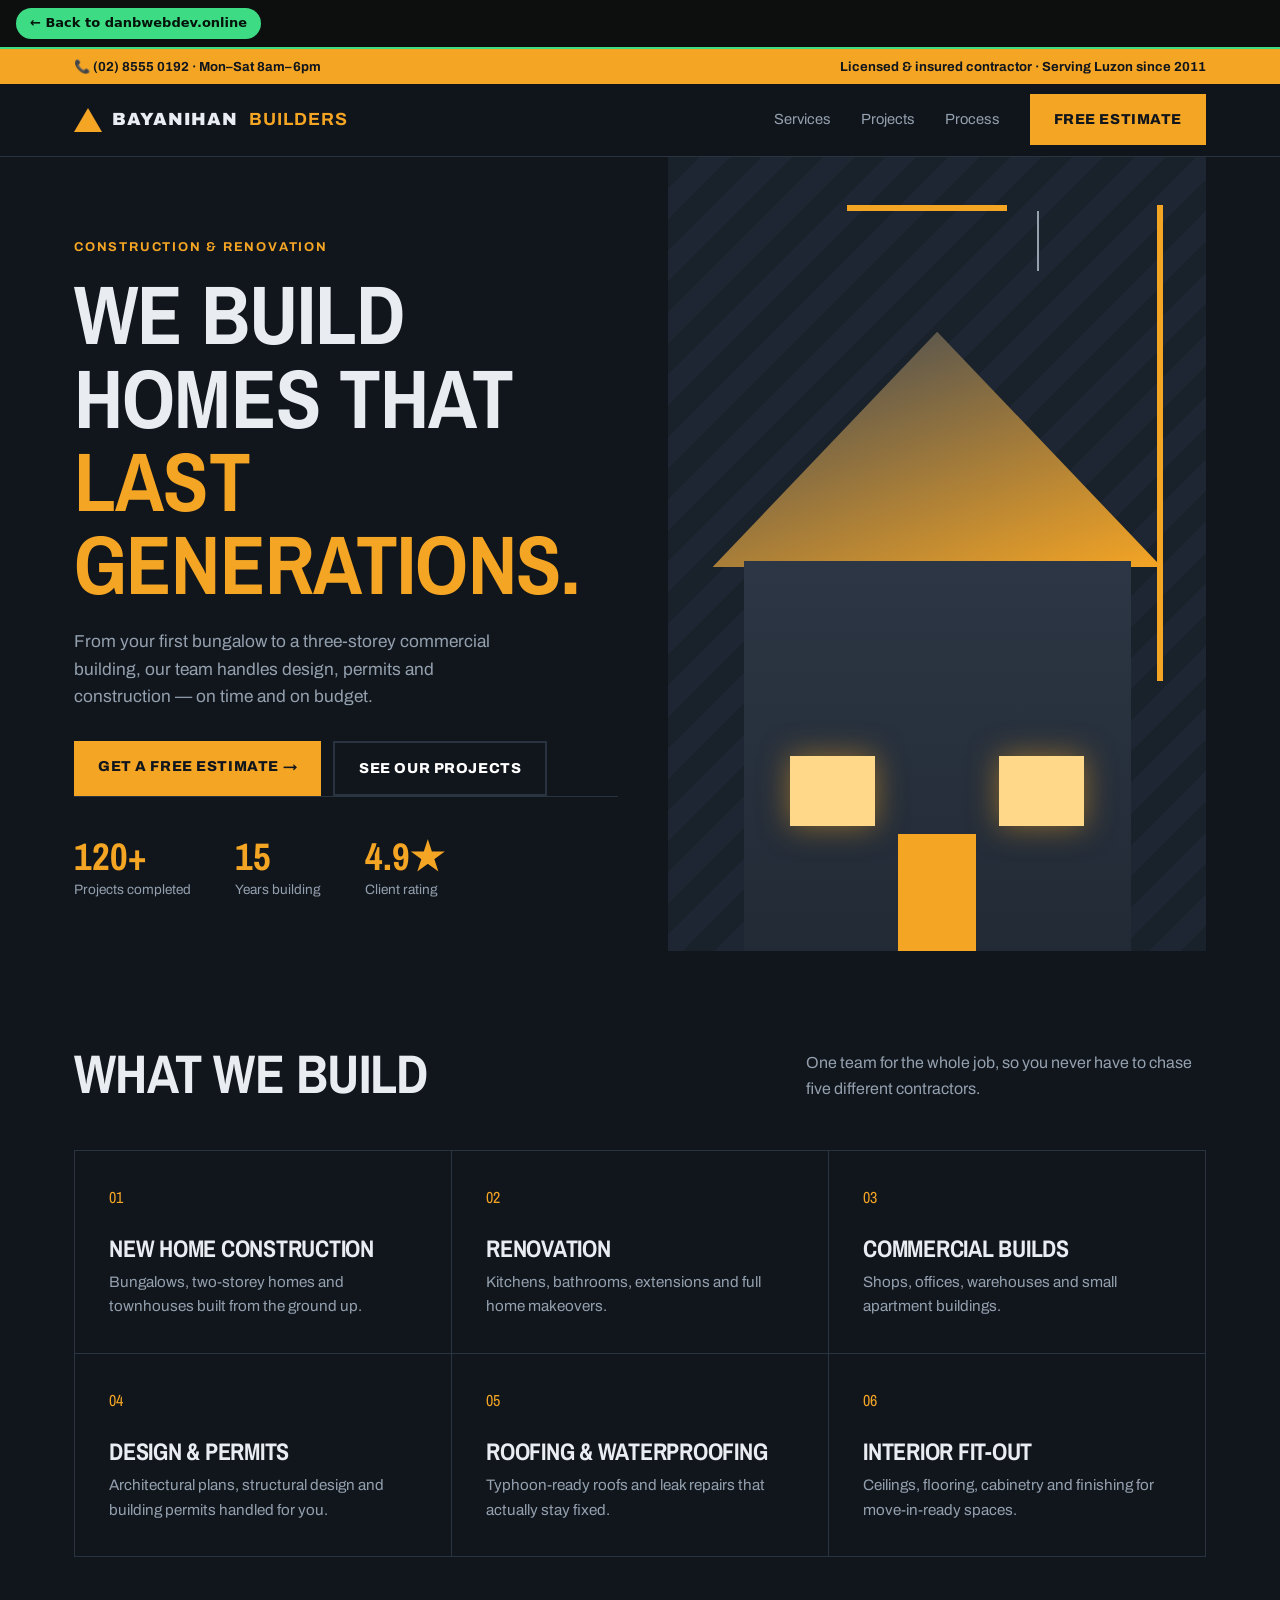
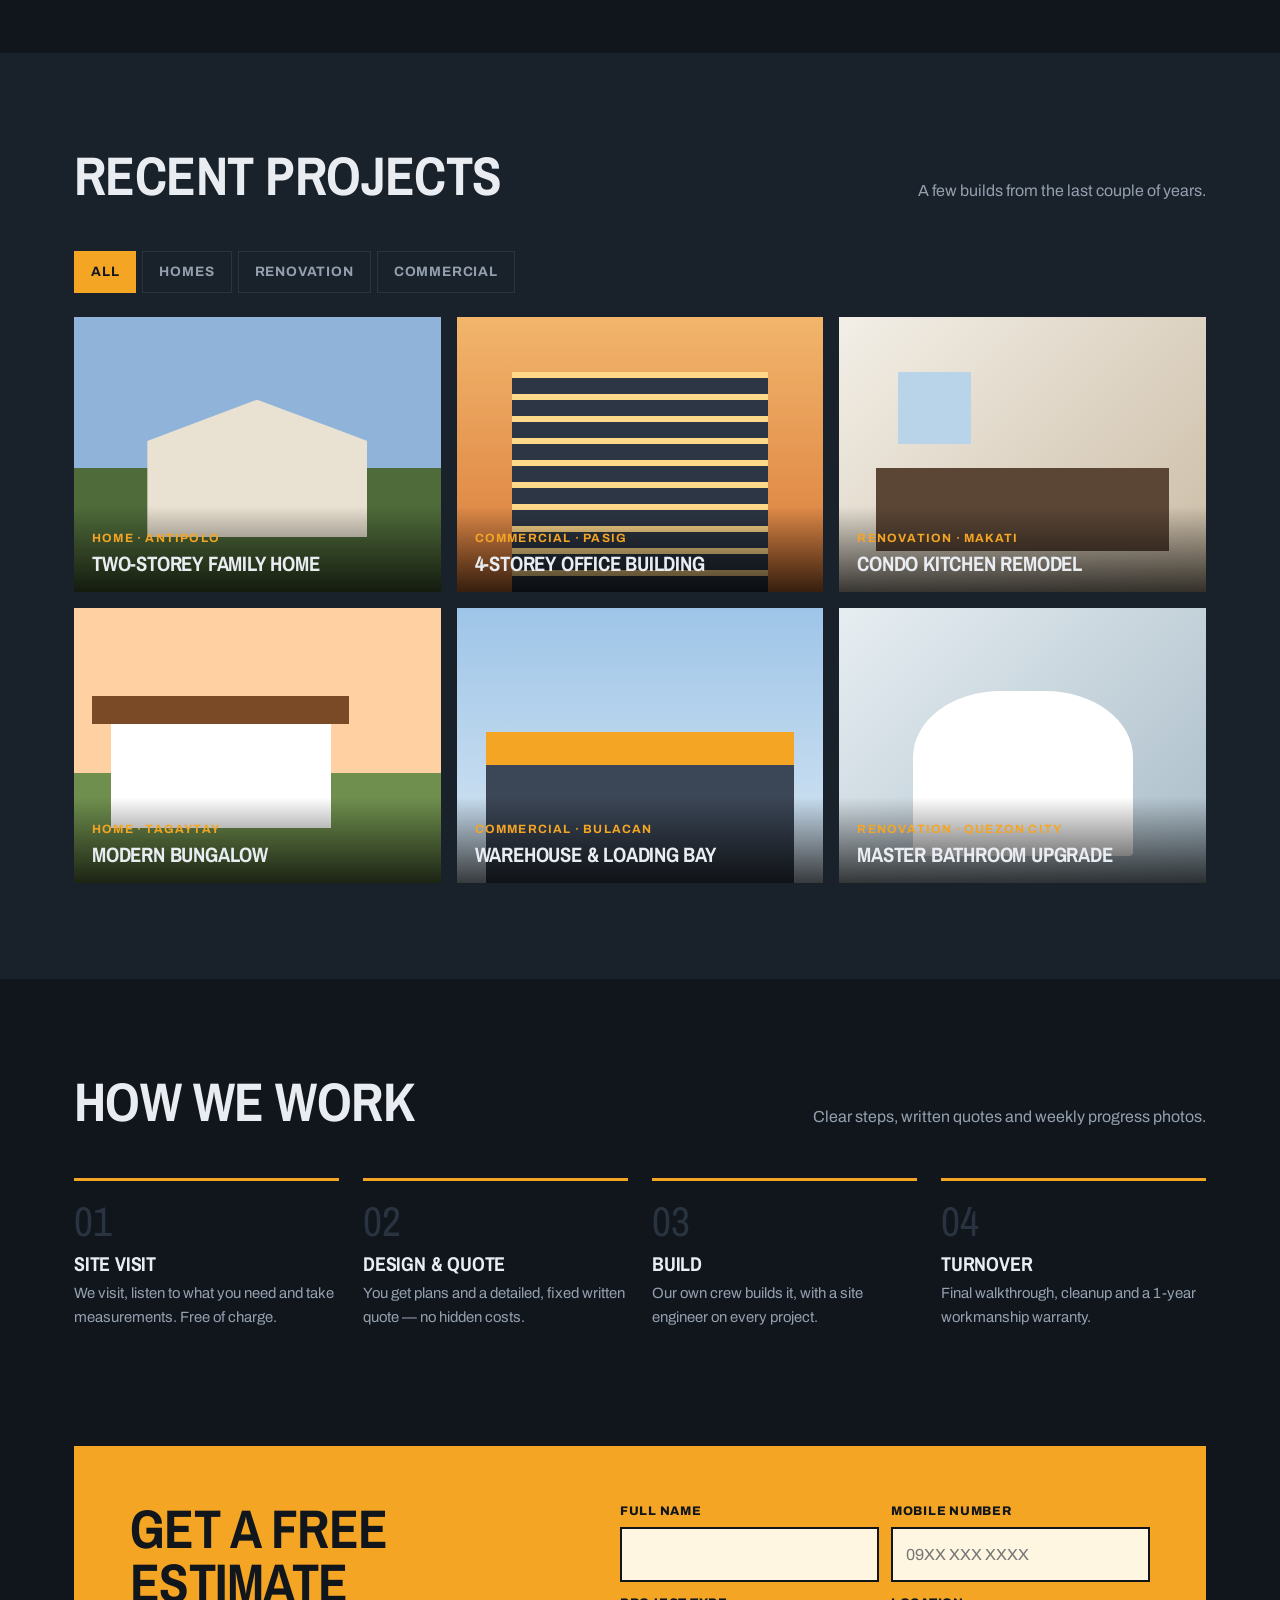
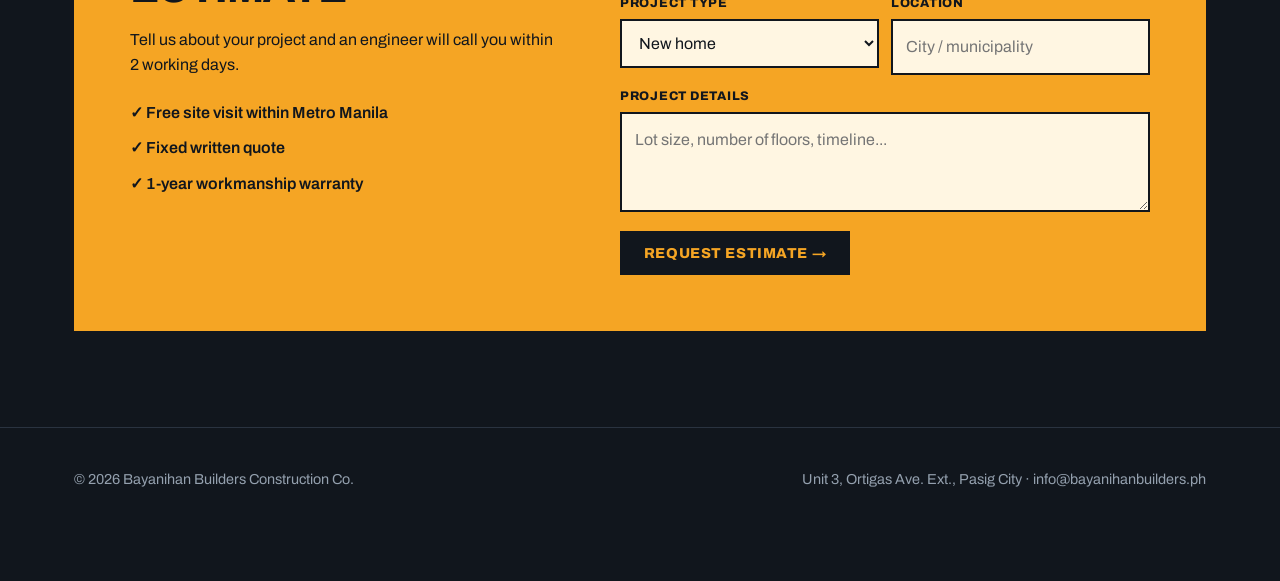
<file: samples/bayanihan.html>
<!DOCTYPE html>
<html lang="en">
<head>
<meta charset="UTF-8">
<meta name="viewport" content="width=device-width, initial-scale=1.0">
<title>Bayanihan Builders — Construction & Renovation (sample site)</title>
<link rel="preconnect" href="https://fonts.googleapis.com">
<link rel="preconnect" href="https://fonts.gstatic.com" crossorigin>
<link href="https://fonts.googleapis.com/css2?family=Archivo:wght@400;500;700;900&family=Archivo+Narrow:wght@600;700&display=swap" rel="stylesheet">
<style>
  :root{--navy:#11161d;--navy2:#19212b;--steel:#2a3340;--amber:#f5a524;--text:#e9edf2;--muted:#94a0ae}
  *{box-sizing:border-box;margin:0;padding:0}
  html{scroll-behavior:smooth}
  body{font-family:Archivo,sans-serif;background:var(--navy);color:var(--text);line-height:1.6}
  a{color:inherit;text-decoration:none}
  .wrap{max-width:1180px;margin:0 auto;padding:0 24px}
  h1,h2,h3{font-family:"Archivo Narrow",sans-serif;text-transform:uppercase;line-height:1;letter-spacing:-.01em}
  .topbar{background:var(--amber);color:var(--navy);font-size:.82rem;font-weight:700}
  .topbar .wrap{display:flex;justify-content:space-between;padding-top:7px;padding-bottom:7px;gap:12px;flex-wrap:wrap}
  header{border-bottom:1px solid var(--steel);position:sticky;top:0;background:rgba(17,22,29,.95);z-index:10}
  nav{display:flex;justify-content:space-between;align-items:center;height:72px}
  .brand{font-weight:900;letter-spacing:.06em;font-size:1.1rem;display:flex;align-items:center;gap:10px}
  .brand b{color:var(--amber)}
  .brand .tri{width:0;height:0;border-left:14px solid transparent;border-right:14px solid transparent;border-bottom:24px solid var(--amber)}
  .links{display:flex;gap:30px;font-size:.92rem;color:var(--muted);align-items:center}
  .links a:hover{color:#fff}
  .btn{display:inline-block;background:var(--amber);color:var(--navy);font-weight:800;padding:14px 24px;font-size:.9rem;letter-spacing:.04em;text-transform:uppercase;border:none;cursor:pointer;font-family:inherit}
  .btn:hover{background:#ffb846}
  .btn.ghost{background:transparent;color:#fff;border:2px solid var(--steel)}
  .hero{display:grid;grid-template-columns:1.05fr .95fr;min-height:560px}
  .hero .l{padding:80px 50px 50px 0;display:flex;flex-direction:column}
  .kicker{color:var(--amber);font-weight:700;letter-spacing:.14em;font-size:.8rem;text-transform:uppercase;margin-bottom:16px}
  .hero h1{font-size:clamp(3rem,6.5vw,5.4rem);margin-bottom:22px}
  .hero h1 span{color:var(--amber)}
  .hero p{color:var(--muted);max-width:460px;font-size:1.08rem;margin-bottom:30px}
  .hero .ctas{display:flex;gap:12px;flex-wrap:wrap}
  .stats{display:flex;gap:44px;margin-top:auto;padding-top:40px;border-top:1px solid var(--steel)}
  .stats b{font-family:"Archivo Narrow";font-size:2.4rem;color:var(--amber);display:block;line-height:1}
  .stats span{font-size:.85rem;color:var(--muted)}
  .hero .r{background:repeating-linear-gradient(135deg,var(--navy2) 0 22px,#1d2632 22px 44px);position:relative;overflow:hidden}
  .house{position:absolute;left:14%;right:14%;bottom:0;top:22%}
  .house .roof{position:absolute;left:-8%;right:-8%;top:0;height:38%;background:linear-gradient(160deg,#3a4656,#f5a524);clip-path:polygon(50% 0,100% 100%,0 100%)}
  .house .body{position:absolute;left:0;right:0;top:37%;bottom:0;background:linear-gradient(180deg,#2c3644,#222a35)}
  .house .win{position:absolute;width:22%;height:18%;background:#ffd88a;box-shadow:0 0 30px rgba(245,165,36,.5);top:50%}
  .house .w1{left:12%}.house .w2{right:12%}
  .house .door{position:absolute;left:40%;width:20%;bottom:0;height:30%;background:var(--amber)}
  .crane{position:absolute;right:8%;top:6%;width:6px;height:60%;background:var(--amber)}
  .crane::before{content:"";position:absolute;top:0;right:-4px;width:160px;height:6px;background:var(--amber);transform:translateX(-100%)}
  .crane::after{content:"";position:absolute;top:6px;left:-120px;width:2px;height:60px;background:#94a0ae}
  section{padding:96px 0}
  .head{display:flex;justify-content:space-between;align-items:flex-end;gap:30px;margin-bottom:48px;flex-wrap:wrap}
  .head h2{font-size:clamp(2.2rem,4.5vw,3.4rem)}
  .head p{color:var(--muted);max-width:400px}
  .services{display:grid;grid-template-columns:repeat(3,1fr);border-top:1px solid var(--steel);border-left:1px solid var(--steel)}
  .svc{padding:34px;border-right:1px solid var(--steel);border-bottom:1px solid var(--steel);transition:background .2s}
  .svc:hover{background:var(--navy2)}
  .svc .n{font-family:"Archivo Narrow";color:var(--amber);font-size:1rem;margin-bottom:26px}
  .svc h3{font-size:1.5rem;margin-bottom:10px}
  .svc p{color:var(--muted);font-size:.95rem}
  #projects{background:var(--navy2)}
  .filters{display:flex;gap:6px;flex-wrap:wrap;margin-bottom:24px}
  .filters button{font:inherit;font-size:.85rem;font-weight:700;text-transform:uppercase;letter-spacing:.06em;background:transparent;border:1px solid var(--steel);color:var(--muted);padding:9px 16px;cursor:pointer}
  .filters button.on{background:var(--amber);border-color:var(--amber);color:var(--navy)}
  .grid{display:grid;grid-template-columns:repeat(3,1fr);gap:16px}
  .proj{position:relative;aspect-ratio:4/3;overflow:hidden;background:var(--c)}
  .proj.hide{display:none}
  .proj .shape{position:absolute;inset:0}
  .proj .cap{position:absolute;left:0;right:0;bottom:0;padding:18px;background:linear-gradient(transparent,rgba(0,0,0,.75))}
  .proj .cap small{color:var(--amber);font-weight:700;font-size:.75rem;text-transform:uppercase;letter-spacing:.1em}
  .proj .cap h3{font-size:1.3rem;margin-top:4px}
  .steps{display:grid;grid-template-columns:repeat(4,1fr);gap:24px;counter-reset:s}
  .step{border-top:3px solid var(--amber);padding-top:20px}
  .step::before{counter-increment:s;content:"0" counter(s);font-family:"Archivo Narrow";font-size:2.6rem;color:var(--steel);display:block;line-height:1;margin-bottom:12px}
  .step h3{font-size:1.25rem;margin-bottom:8px}
  .step p{color:var(--muted);font-size:.93rem}
  .quote{display:grid;grid-template-columns:.9fr 1.1fr;gap:56px;background:var(--amber);color:var(--navy);padding:56px}
  .quote h2{font-size:clamp(2.2rem,4.5vw,3.4rem);margin-bottom:16px}
  .quote ul{list-style:none;margin-top:22px;display:grid;gap:10px;font-weight:600}
  .quote li::before{content:"✓  "}
  form{display:grid;grid-template-columns:1fr 1fr;gap:12px}
  form .full{grid-column:1/-1}
  label{font-size:.78rem;font-weight:800;text-transform:uppercase;letter-spacing:.06em;display:block;margin-bottom:5px}
  input,select,textarea{width:100%;padding:13px;border:2px solid var(--navy);background:#fff6e2;font:inherit;color:var(--navy)}
  textarea{min-height:100px;resize:vertical}
  form .btn{background:var(--navy);color:var(--amber)}
  .ok{display:none;grid-column:1/-1;background:var(--navy);color:#fff;padding:14px;font-weight:600}
  footer{border-top:1px solid var(--steel);padding:40px 0 90px;color:var(--muted);font-size:.9rem}
  footer .wrap{display:flex;justify-content:space-between;gap:20px;flex-wrap:wrap}
  .demo{position:fixed;left:14px;bottom:14px;z-index:99;background:#fff;color:#111;font:500 12px Archivo,sans-serif;padding:8px 14px;border-radius:999px;box-shadow:0 6px 18px rgba(0,0,0,.35)}
  .demo a{color:#1f9d55;text-decoration:underline}
  @media(max-width:900px){.hero,.quote{grid-template-columns:1fr}.hero .l{padding:50px 0}.hero .r{min-height:320px}.services,.grid{grid-template-columns:1fr 1fr}.steps{grid-template-columns:1fr 1fr}.links a:not(.btn){display:none}.quote{padding:32px 22px}}
  @media(max-width:600px){.services,.grid,.steps,form{grid-template-columns:1fr}.stats{gap:24px}.links .btn{padding:10px 12px;font-size:.72rem}.brand{font-size:.92rem}.brand .tri{display:none}}
  @media(max-width:560px){.dk-bar span{display:none}}
</style>
</head>
<body>
<div class="dk-bar" style="position:relative;z-index:1000;display:flex;justify-content:space-between;align-items:center;gap:12px;padding:8px 16px;background:#0d0f0e;color:#e9efea;font:500 13px/1.3 system-ui,-apple-system,'Segoe UI',sans-serif;border-bottom:2px solid #3ddc84">
  <a href="../index.html#portfolio" style="display:inline-flex;align-items:center;gap:8px;background:#3ddc84;color:#04120a;font-weight:700;padding:7px 14px;border-radius:999px;text-decoration:none;white-space:nowrap">← Back to danbwebdev.online</a>
</div>
<div class="topbar"><div class="wrap"><span>📞 (02) 8555 0192 · Mon–Sat 8am–6pm</span><span>Licensed &amp; insured contractor · Serving Luzon since 2011</span></div></div>
<header><nav class="wrap">
  <a href="#" class="brand"><span class="tri"></span>BAYANIHAN <b>BUILDERS</b></a>
  <div class="links"><a href="#services">Services</a><a href="#projects">Projects</a><a href="#process">Process</a><a class="btn" href="#quote">Free estimate</a></div>
</nav></header>

<div class="wrap hero">
  <div class="l">
    <div class="kicker">Construction &amp; renovation</div>
    <h1>We build homes that <span>last generations.</span></h1>
    <p>From your first bungalow to a three-storey commercial building, our team handles design, permits and construction — on time and on budget.</p>
    <div class="ctas"><a class="btn" href="#quote">Get a free estimate →</a><a class="btn ghost" href="#projects">See our projects</a></div>
    <div class="stats"><div><b>120+</b><span>Projects completed</span></div><div><b>15</b><span>Years building</span></div><div><b>4.9★</b><span>Client rating</span></div></div>
  </div>
  <div class="r"><div class="crane"></div><div class="house"><div class="roof"></div><div class="body"><div class="win w1"></div><div class="win w2"></div><div class="door"></div></div></div></div>
</div>

<section id="services"><div class="wrap">
  <div class="head"><h2>What we build</h2><p>One team for the whole job, so you never have to chase five different contractors.</p></div>
  <div class="services">
    <div class="svc"><div class="n">01</div><h3>New home construction</h3><p>Bungalows, two-storey homes and townhouses built from the ground up.</p></div>
    <div class="svc"><div class="n">02</div><h3>Renovation</h3><p>Kitchens, bathrooms, extensions and full home makeovers.</p></div>
    <div class="svc"><div class="n">03</div><h3>Commercial builds</h3><p>Shops, offices, warehouses and small apartment buildings.</p></div>
    <div class="svc"><div class="n">04</div><h3>Design &amp; permits</h3><p>Architectural plans, structural design and building permits handled for you.</p></div>
    <div class="svc"><div class="n">05</div><h3>Roofing &amp; waterproofing</h3><p>Typhoon-ready roofs and leak repairs that actually stay fixed.</p></div>
    <div class="svc"><div class="n">06</div><h3>Interior fit-out</h3><p>Ceilings, flooring, cabinetry and finishing for move-in-ready spaces.</p></div>
  </div>
</div></section>

<section id="projects"><div class="wrap">
  <div class="head"><h2>Recent projects</h2><p>A few builds from the last couple of years.</p></div>
  <div class="filters">
    <button class="on" data-f="all">All</button><button data-f="home">Homes</button><button data-f="reno">Renovation</button><button data-f="comm">Commercial</button>
  </div>
  <div class="grid">
    <div class="proj" data-c="home" style="--c:#2c3a4a"><div class="shape" style="background:linear-gradient(180deg,#8fb3d9 0 55%,#4f6b3a 55%);"></div><div class="shape" style="left:20%;right:20%;top:30%;bottom:20%;background:#e9e1d1;clip-path:polygon(0 30%,50% 0,100% 30%,100% 100%,0 100%)"></div><div class="cap"><small>Home · Antipolo</small><h3>Two-storey family home</h3></div></div>
    <div class="proj" data-c="comm" style="--c:#24303d"><div class="shape" style="background:linear-gradient(180deg,#f2b56b,#d97a3a)"></div><div class="shape" style="left:15%;right:15%;top:20%;bottom:0;background:repeating-linear-gradient(0deg,#2c3644 0 16px,#ffd88a 16px 22px)"></div><div class="cap"><small>Commercial · Pasig</small><h3>4-storey office building</h3></div></div>
    <div class="proj" data-c="reno" style="--c:#2b2f36"><div class="shape" style="background:linear-gradient(135deg,#f3efe7,#cbbca5)"></div><div class="shape" style="left:10%;right:10%;top:55%;bottom:15%;background:#5b4636"></div><div class="shape" style="left:16%;width:20%;top:20%;height:26%;background:#b9d3e8"></div><div class="cap"><small>Renovation · Makati</small><h3>Condo kitchen remodel</h3></div></div>
    <div class="proj" data-c="home" style="--c:#2a3a33"><div class="shape" style="background:linear-gradient(180deg,#ffd0a1 0 60%,#6f8f4e 60%)"></div><div class="shape" style="left:10%;right:30%;top:40%;bottom:20%;background:#fff;"></div><div class="shape" style="left:5%;right:25%;top:32%;height:10%;background:#7a4a26"></div><div class="cap"><small>Home · Tagaytay</small><h3>Modern bungalow</h3></div></div>
    <div class="proj" data-c="comm" style="--c:#1f2833"><div class="shape" style="background:linear-gradient(180deg,#9ec5e8,#d8e7f3)"></div><div class="shape" style="left:8%;right:8%;top:45%;bottom:0;background:#3b4656"></div><div class="shape" style="left:8%;right:8%;top:45%;height:12%;background:var(--amber)"></div><div class="cap"><small>Commercial · Bulacan</small><h3>Warehouse &amp; loading bay</h3></div></div>
    <div class="proj" data-c="reno" style="--c:#2a2d34"><div class="shape" style="background:linear-gradient(135deg,#e7eef2,#a9bcc8)"></div><div class="shape" style="left:20%;right:20%;top:30%;bottom:10%;background:#fff;border-radius:40% 40% 4px 4px"></div><div class="cap"><small>Renovation · Quezon City</small><h3>Master bathroom upgrade</h3></div></div>
  </div>
</div></section>

<section id="process"><div class="wrap">
  <div class="head"><h2>How we work</h2><p>Clear steps, written quotes and weekly progress photos.</p></div>
  <div class="steps">
    <div class="step"><h3>Site visit</h3><p>We visit, listen to what you need and take measurements. Free of charge.</p></div>
    <div class="step"><h3>Design &amp; quote</h3><p>You get plans and a detailed, fixed written quote — no hidden costs.</p></div>
    <div class="step"><h3>Build</h3><p>Our own crew builds it, with a site engineer on every project.</p></div>
    <div class="step"><h3>Turnover</h3><p>Final walkthrough, cleanup and a 1-year workmanship warranty.</p></div>
  </div>
</div></section>

<section id="quote" style="padding-top:20px"><div class="wrap">
  <div class="quote">
    <div>
      <h2>Get a free estimate</h2>
      <p>Tell us about your project and an engineer will call you within 2 working days.</p>
      <ul><li>Free site visit within Metro Manila</li><li>Fixed written quote</li><li>1-year workmanship warranty</li></ul>
    </div>
    <form id="qf">
      <div><label>Full name</label><input required></div>
      <div><label>Mobile number</label><input required placeholder="09XX XXX XXXX"></div>
      <div><label>Project type</label><select><option>New home</option><option>Renovation</option><option>Commercial</option><option>Roofing / repairs</option></select></div>
      <div><label>Location</label><input placeholder="City / municipality"></div>
      <div class="full"><label>Project details</label><textarea placeholder="Lot size, number of floors, timeline..."></textarea></div>
      <div class="full"><button class="btn" type="submit">Request estimate →</button></div>
      <div class="ok" id="ok">✓ Thanks! This is a demo site, so nothing was sent — but on a real site, your request would go straight to the team.</div>
    </form>
  </div>
</div></section>

<footer><div class="wrap"><span>© 2026 Bayanihan Builders Construction Co.</span><span>Unit 3, Ortigas Ave. Ext., Pasig City · info@bayanihanbuilders.ph</span></div></footer>


<script>
  document.querySelectorAll('.filters button').forEach(b=>b.onclick=()=>{
    document.querySelectorAll('.filters button').forEach(x=>x.classList.toggle('on',x===b));
    document.querySelectorAll('.proj').forEach(p=>p.classList.toggle('hide',b.dataset.f!=='all'&&p.dataset.c!==b.dataset.f));
  });
  document.getElementById('qf').onsubmit=e=>{e.preventDefault();document.getElementById('ok').style.display='block'};
</script>
</body>
</html>
</file>
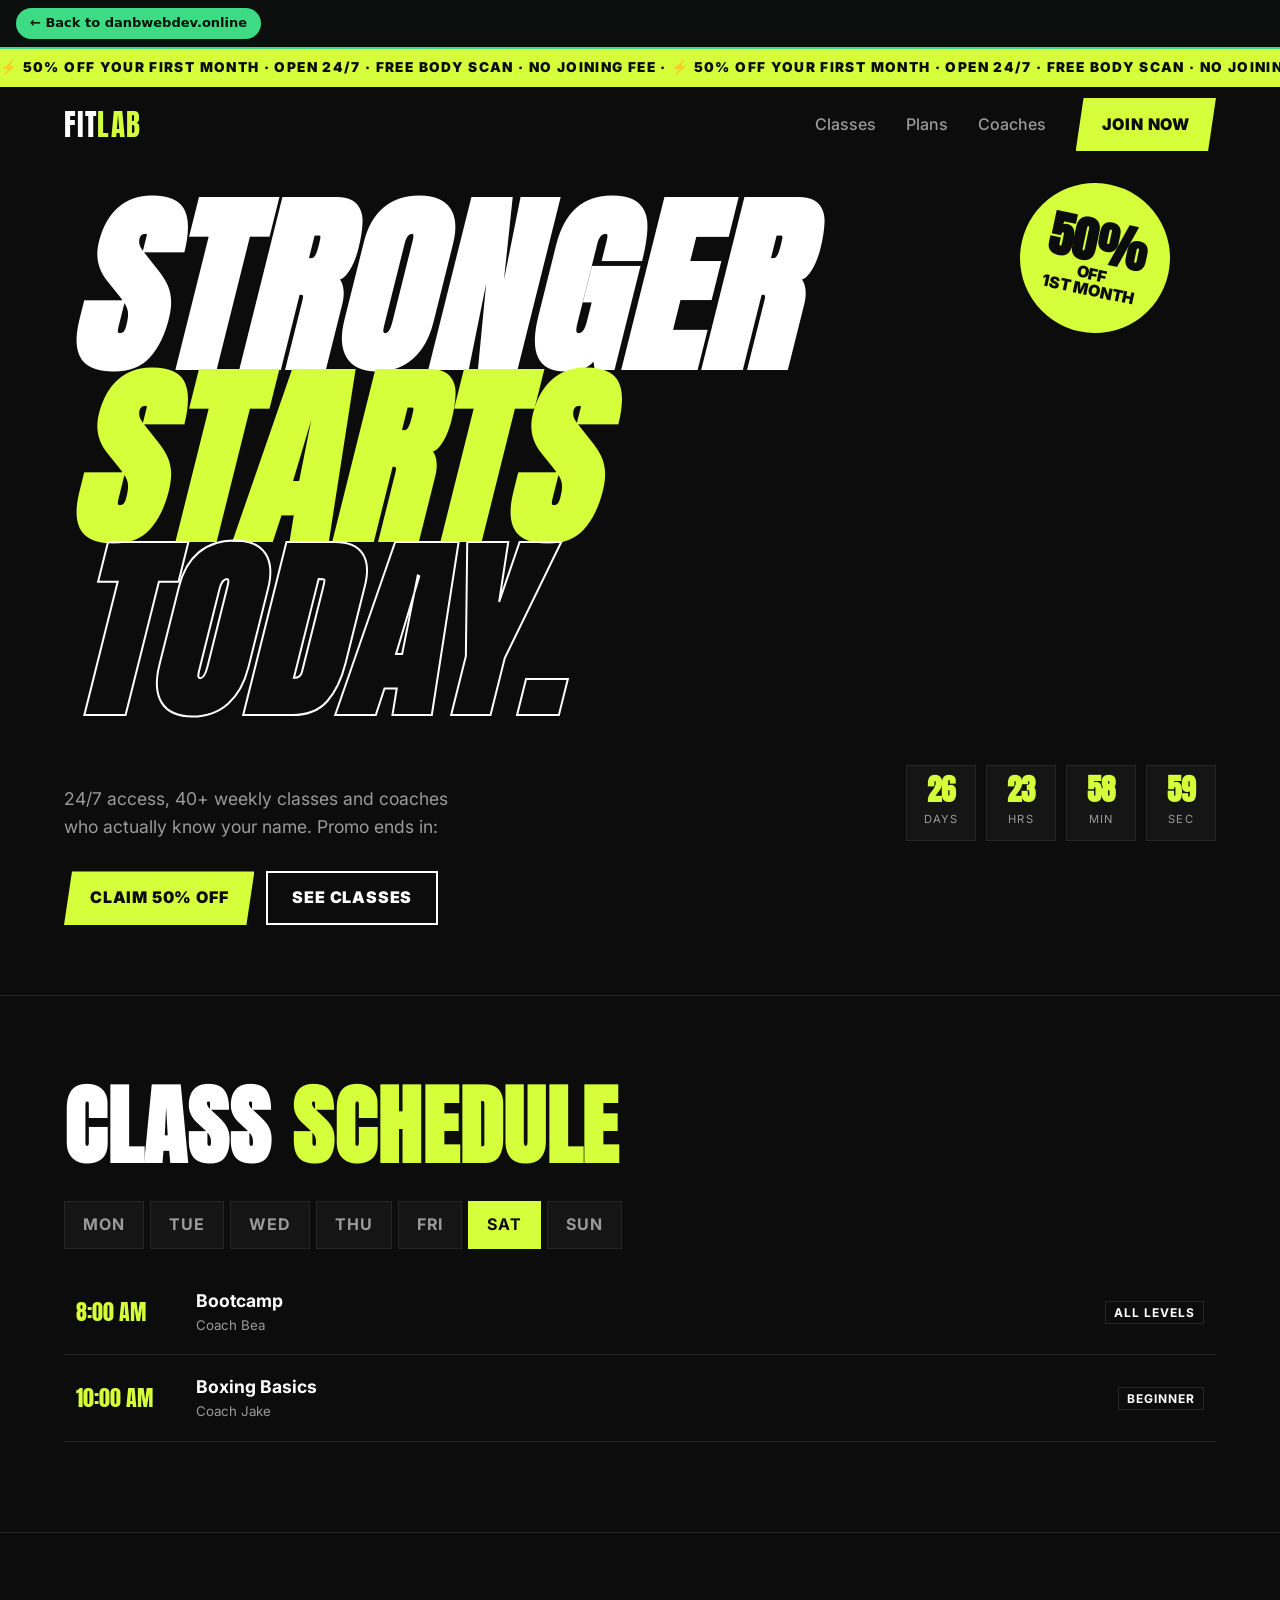
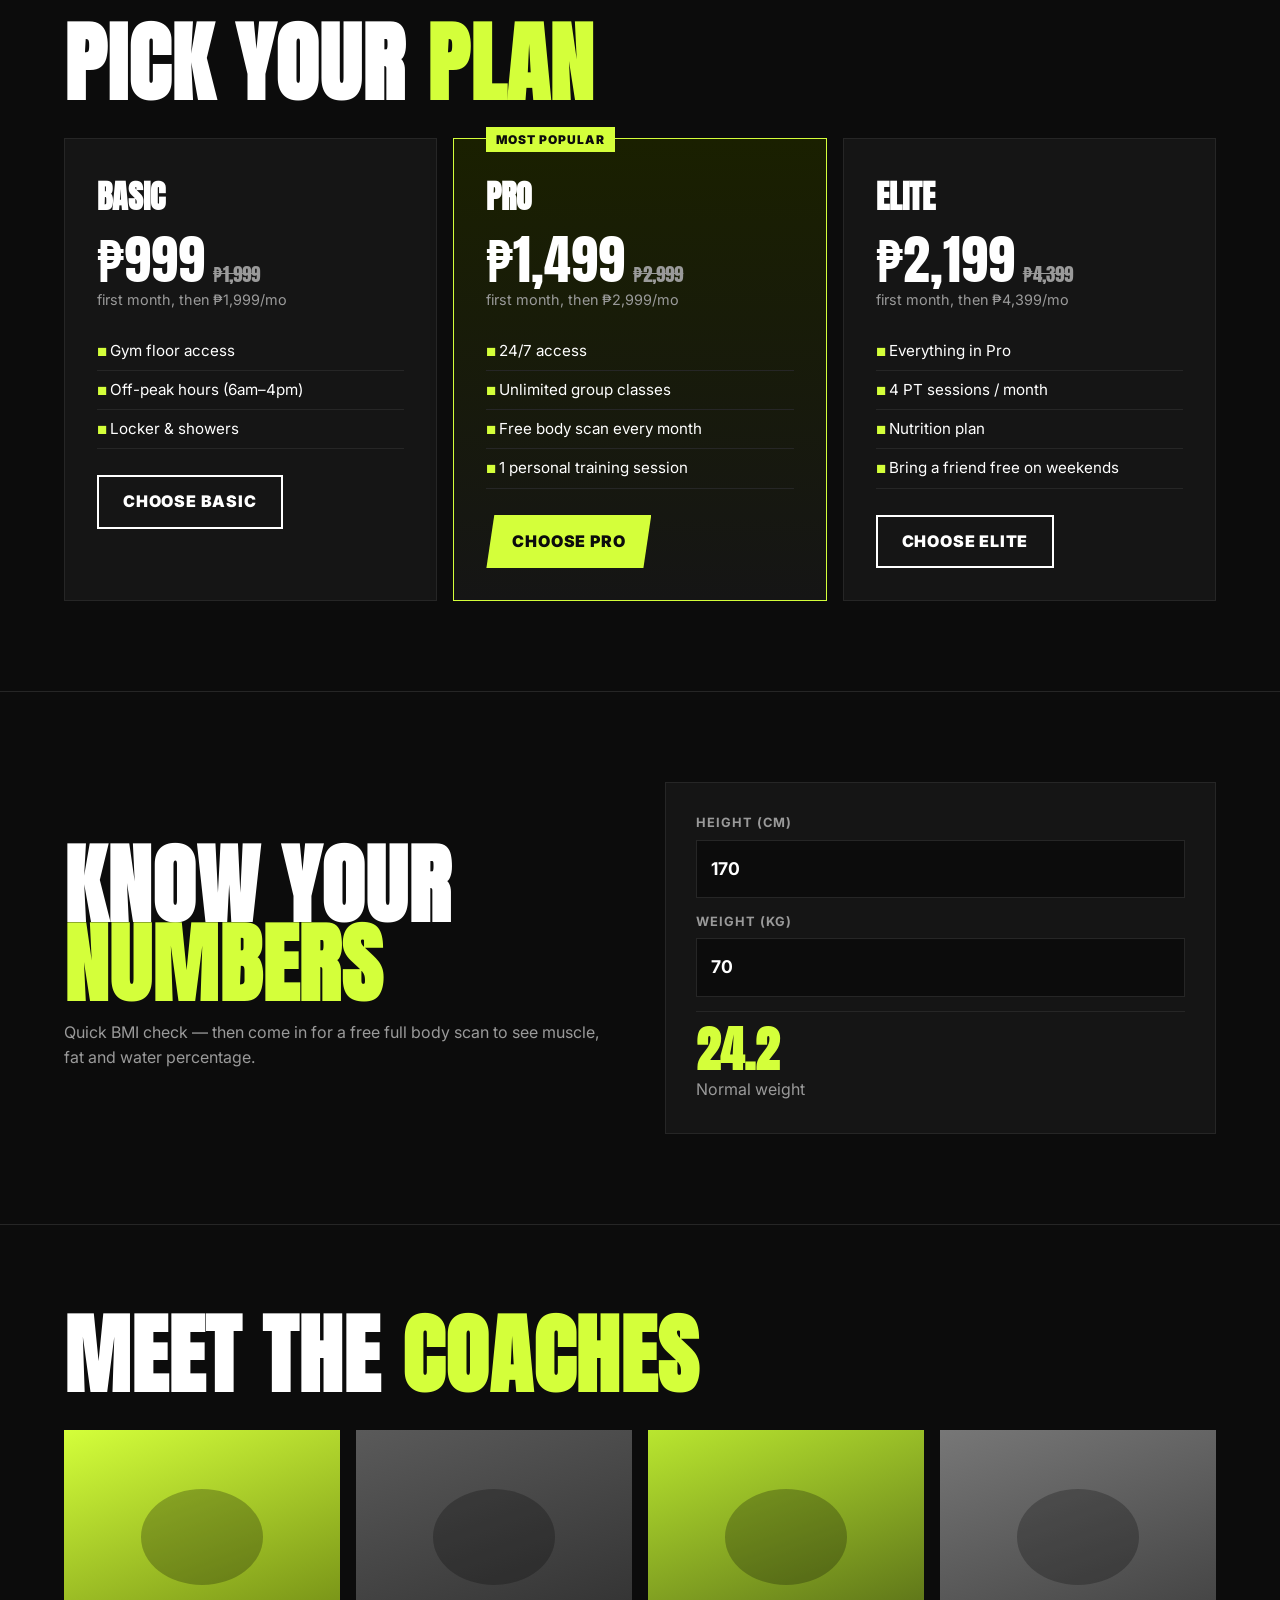
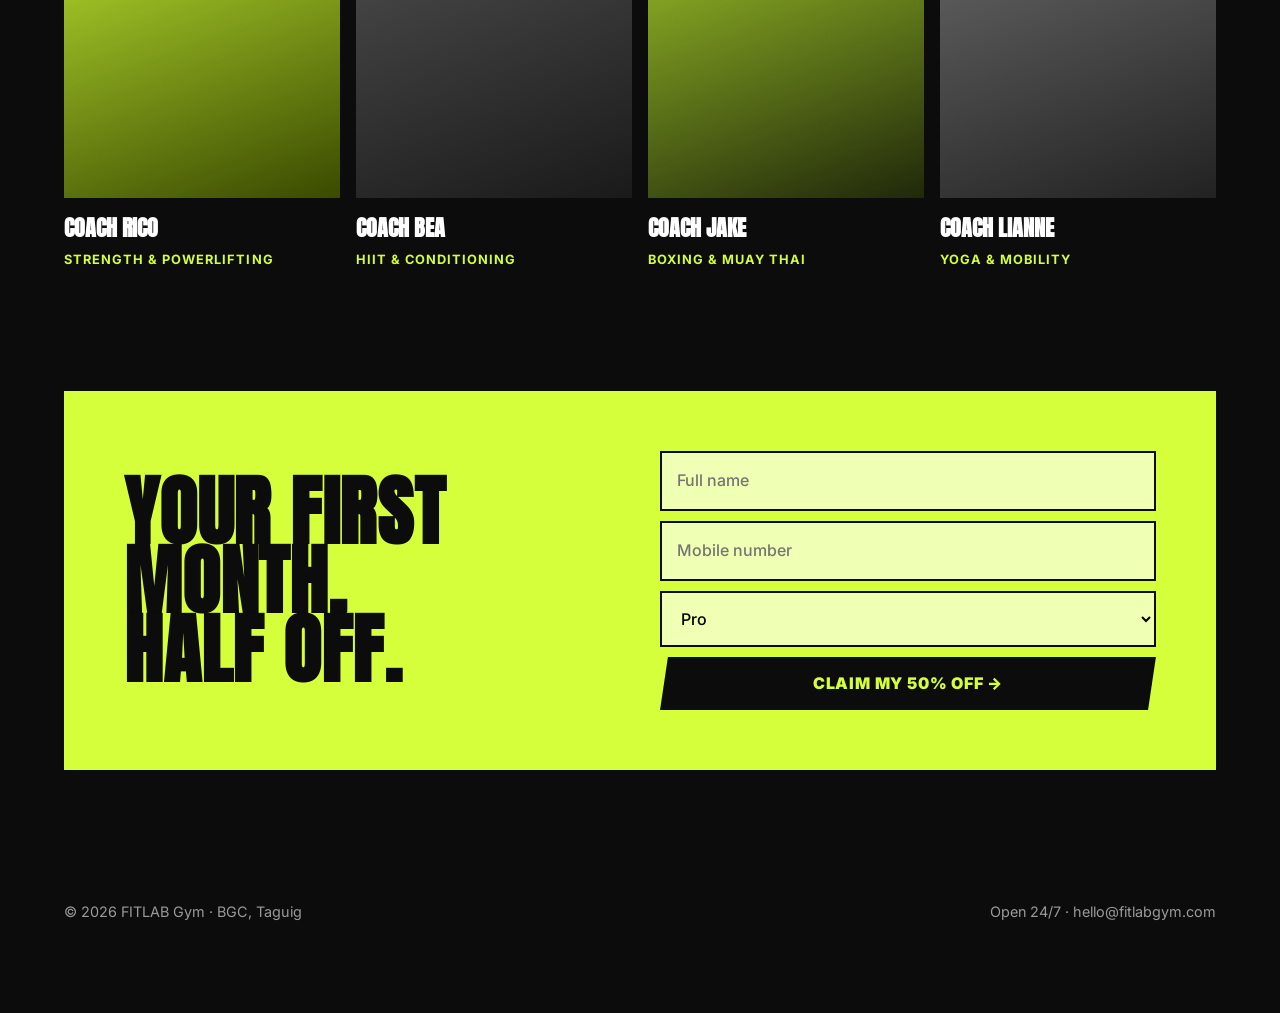
<file: samples/fitlab.html>
<!DOCTYPE html>
<html lang="en">
<head>
<meta charset="UTF-8">
<meta name="viewport" content="width=device-width, initial-scale=1.0">
<title>FITLAB Gym — 50% off your first month (sample site)</title>
<link rel="preconnect" href="https://fonts.googleapis.com">
<link rel="preconnect" href="https://fonts.gstatic.com" crossorigin>
<link href="https://fonts.googleapis.com/css2?family=Anton&family=Inter:wght@400;500;700;900&display=swap" rel="stylesheet">
<style>
  :root{--bk:#0c0c0c;--bk2:#151515;--line:#262626;--lime:#d4ff3a;--muted:#9a9a9a}
  *{box-sizing:border-box;margin:0;padding:0}
  html{scroll-behavior:smooth}
  body{font-family:Inter,sans-serif;background:var(--bk);color:#fff;line-height:1.6;overflow-x:hidden}
  a{color:inherit;text-decoration:none}
  .wrap{max-width:1200px;margin:0 auto;padding:0 24px}
  .big{font-family:Anton,Impact,sans-serif;text-transform:uppercase;line-height:.9;letter-spacing:.01em}
  .ticker{background:var(--lime);color:var(--bk);overflow:hidden;white-space:nowrap;font-weight:900;font-size:.85rem;letter-spacing:.1em}
  .ticker div{display:inline-block;padding:8px 0;animation:tick 22s linear infinite}
  @keyframes tick{to{transform:translateX(-50%)}}
  nav{display:flex;justify-content:space-between;align-items:center;height:76px}
  .logo{font-family:Anton;font-size:1.8rem;letter-spacing:.04em}
  .logo span{color:var(--lime)}
  .links{display:flex;gap:30px;font-weight:500;color:var(--muted);align-items:center}
  .links a:hover{color:#fff}
  .btn{display:inline-block;background:var(--lime);color:var(--bk);font-weight:900;padding:14px 26px;border:none;cursor:pointer;font:inherit;font-weight:900;text-transform:uppercase;letter-spacing:.05em;clip-path:polygon(8px 0,100% 0,calc(100% - 8px) 100%,0 100%)}
  .btn:hover{background:#e6ff7a}
  .btn.out{background:transparent;color:#fff;box-shadow:inset 0 0 0 2px #fff;clip-path:none}
  .hero{padding:40px 0 70px;position:relative}
  .hero h1{font-size:clamp(3.2rem,15vw,12rem);font-style:italic}
  .hero h1 span{color:var(--lime)}
  .hero h1 .o{-webkit-text-stroke:2px #fff;color:transparent}
  .hero .row{display:flex;justify-content:space-between;align-items:flex-end;gap:30px;margin-top:30px;flex-wrap:wrap}
  .hero p{max-width:420px;color:var(--muted);font-size:1.1rem}
  .hero .ctas{display:flex;gap:12px;flex-wrap:wrap}
  .stamp{position:absolute;right:4%;top:20px;width:150px;height:150px;border-radius:50%;background:var(--lime);color:var(--bk);display:grid;place-items:center;text-align:center;transform:rotate(12deg);font-weight:900;line-height:1}
  .stamp b{font-family:Anton;font-size:3rem;display:block}
  .count{display:flex;gap:10px;margin-top:14px}
  .count div{background:var(--bk2);border:1px solid var(--line);padding:10px 14px;text-align:center;min-width:70px}
  .count b{font-family:Anton;font-size:1.8rem;display:block;line-height:1;color:var(--lime)}
  .count small{font-size:.7rem;color:var(--muted);text-transform:uppercase;letter-spacing:.1em}
  section{padding:90px 0;border-top:1px solid var(--line)}
  .h2{font-size:clamp(3rem,7vw,5.5rem);margin-bottom:36px}
  .h2 span{color:var(--lime)}
  .days{display:flex;gap:6px;margin-bottom:20px;flex-wrap:wrap}
  .days button{background:var(--bk2);border:1px solid var(--line);color:var(--muted);font:inherit;font-weight:700;padding:10px 18px;cursor:pointer;text-transform:uppercase;letter-spacing:.06em}
  .days button.on{background:var(--lime);color:var(--bk);border-color:var(--lime)}
  table{width:100%;border-collapse:collapse}
  td{padding:18px 12px;border-bottom:1px solid var(--line);font-size:1rem}
  td:first-child{font-family:Anton;font-size:1.4rem;color:var(--lime);width:120px}
  td b{font-size:1.1rem}
  td small{display:block;color:var(--muted)}
  .lvl{font-size:.75rem;font-weight:700;border:1px solid var(--line);padding:3px 8px;text-transform:uppercase;letter-spacing:.08em}
  .tiers{display:grid;grid-template-columns:repeat(3,1fr);gap:16px}
  .tier{background:var(--bk2);border:1px solid var(--line);padding:32px;position:relative}
  .tier.hot{border-color:var(--lime);background:linear-gradient(180deg,#1a2000,var(--bk2))}
  .tier.hot::before{content:"MOST POPULAR";position:absolute;top:-12px;left:32px;background:var(--lime);color:var(--bk);font-size:.75rem;font-weight:900;padding:3px 10px;letter-spacing:.08em}
  .tier h3{font-family:Anton;font-size:2rem;text-transform:uppercase}
  .tier .pr{font-family:Anton;font-size:3.4rem;line-height:1;margin:10px 0 2px}
  .tier .pr s{font-size:1.2rem;color:var(--muted);margin-left:8px}
  .tier .per{color:var(--muted);font-size:.9rem;margin-bottom:20px}
  .tier ul{list-style:none;margin-bottom:26px}
  .tier li{padding:7px 0;border-bottom:1px solid var(--line);font-size:.95rem}
  .tier li::before{content:"■ ";color:var(--lime);font-size:.7rem}
  .bmi{display:grid;grid-template-columns:1fr 1fr;gap:50px;align-items:center}
  .bmi p{color:var(--muted)}
  .calc{background:var(--bk2);border:1px solid var(--line);padding:30px;display:grid;gap:14px}
  .calc label{font-size:.8rem;font-weight:700;text-transform:uppercase;letter-spacing:.08em;color:var(--muted)}
  .calc input{width:100%;background:var(--bk);border:1px solid var(--line);color:#fff;padding:14px;font:inherit;font-size:1.1rem;margin-top:6px}
  .calc .res{border-top:1px solid var(--line);padding-top:14px}
  .calc .res b{font-family:Anton;font-size:3rem;color:var(--lime);line-height:1}
  .coaches{display:grid;grid-template-columns:repeat(4,1fr);gap:16px}
  .coach .pic{aspect-ratio:3/4;background:var(--g);position:relative;overflow:hidden}
  .coach .pic::after{content:"";position:absolute;left:28%;right:28%;top:16%;height:26%;border-radius:50%;background:rgba(0,0,0,.25)}
  .coach h3{font-family:Anton;font-size:1.4rem;text-transform:uppercase;margin-top:12px}
  .coach small{color:var(--lime);font-weight:700;font-size:.8rem;text-transform:uppercase;letter-spacing:.08em}
  .join{background:var(--lime);color:var(--bk);padding:60px;display:grid;grid-template-columns:1fr 1fr;gap:40px;align-items:center}
  .join h2{font-size:clamp(3rem,6vw,5rem)}
  .join form{display:grid;gap:10px}
  .join input,.join select{padding:15px;border:2px solid var(--bk);background:#efffb3;font:inherit;font-weight:500}
  .join .btn{background:var(--bk);color:var(--lime)}
  .ok{display:none;font-weight:700}
  footer{padding:40px 0 90px;color:var(--muted);font-size:.9rem}
  footer .wrap{display:flex;justify-content:space-between;gap:20px;flex-wrap:wrap}
  .demo{position:fixed;left:14px;bottom:14px;z-index:99;background:#fff;color:#111;font:500 12px Inter,sans-serif;padding:8px 14px;border-radius:999px;box-shadow:0 6px 18px rgba(0,0,0,.4)}
  .demo a{color:#1f9d55;text-decoration:underline}
  @media(max-width:900px){.tiers,.bmi,.join{grid-template-columns:1fr}.coaches{grid-template-columns:1fr 1fr}.links a:not(.btn){display:none}.stamp{width:110px;height:110px;top:-10px}.stamp b{font-size:2.2rem}.join{padding:34px 22px}}
  @media(max-width:560px){.dk-bar span{display:none}}
</style>
</head>
<body>
<div class="dk-bar" style="position:relative;z-index:1000;display:flex;justify-content:space-between;align-items:center;gap:12px;padding:8px 16px;background:#0d0f0e;color:#e9efea;font:500 13px/1.3 system-ui,-apple-system,'Segoe UI',sans-serif;border-bottom:2px solid #3ddc84">
  <a href="../index.html#portfolio" style="display:inline-flex;align-items:center;gap:8px;background:#3ddc84;color:#04120a;font-weight:700;padding:7px 14px;border-radius:999px;text-decoration:none;white-space:nowrap">← Back to danbwebdev.online</a>
</div>
<div class="ticker"><div>⚡ 50% OFF YOUR FIRST MONTH · OPEN 24/7 · FREE BODY SCAN · NO JOINING FEE · ⚡ 50% OFF YOUR FIRST MONTH · OPEN 24/7 · FREE BODY SCAN · NO JOINING FEE · ⚡ 50% OFF YOUR FIRST MONTH · OPEN 24/7 · FREE BODY SCAN · NO JOINING FEE · ⚡ 50% OFF YOUR FIRST MONTH · OPEN 24/7 · FREE BODY SCAN · NO JOINING FEE · </div></div>
<div class="wrap">
  <nav><a class="logo" href="#">FIT<span>LAB</span></a><div class="links"><a href="#classes">Classes</a><a href="#plans">Plans</a><a href="#coaches">Coaches</a><a class="btn" href="#join">Join now</a></div></nav>
  <div class="hero">
    <div class="stamp"><div><b>50%</b>OFF<br>1ST MONTH</div></div>
    <h1 class="big">Stronger<br><span>starts</span><br><span class="o">today.</span></h1>
    <div class="row">
      <p>24/7 access, 40+ weekly classes and coaches who actually know your name. Promo ends in:</p>
      <div>
        <div class="count" id="count"><div><b id="cd">0</b><small>days</small></div><div><b id="ch">0</b><small>hrs</small></div><div><b id="cm">0</b><small>min</small></div><div><b id="cs">0</b><small>sec</small></div></div>
      </div>
      <div class="ctas"><a class="btn" href="#join">Claim 50% off</a><a class="btn out" href="#classes">See classes</a></div>
    </div>
  </div>
</div>

<section id="classes"><div class="wrap">
  <h2 class="big h2">Class <span>schedule</span></h2>
  <div class="days" id="days"></div>
  <table id="sched"></table>
</div></section>

<section id="plans"><div class="wrap">
  <h2 class="big h2">Pick your <span>plan</span></h2>
  <div class="tiers">
    <div class="tier"><h3>Basic</h3><div class="pr">₱999<s>₱1,999</s></div><div class="per">first month, then ₱1,999/mo</div><ul><li>Gym floor access</li><li>Off-peak hours (6am–4pm)</li><li>Locker &amp; showers</li></ul><a class="btn out" href="#join" data-plan="Basic">Choose basic</a></div>
    <div class="tier hot"><h3>Pro</h3><div class="pr">₱1,499<s>₱2,999</s></div><div class="per">first month, then ₱2,999/mo</div><ul><li>24/7 access</li><li>Unlimited group classes</li><li>Free body scan every month</li><li>1 personal training session</li></ul><a class="btn" href="#join" data-plan="Pro">Choose pro</a></div>
    <div class="tier"><h3>Elite</h3><div class="pr">₱2,199<s>₱4,399</s></div><div class="per">first month, then ₱4,399/mo</div><ul><li>Everything in Pro</li><li>4 PT sessions / month</li><li>Nutrition plan</li><li>Bring a friend free on weekends</li></ul><a class="btn out" href="#join" data-plan="Elite">Choose elite</a></div>
  </div>
</div></section>

<section><div class="wrap bmi">
  <div><h2 class="big h2" style="margin-bottom:16px">Know your <span>numbers</span></h2><p>Quick BMI check — then come in for a free full body scan to see muscle, fat and water percentage.</p></div>
  <div class="calc">
    <label>Height (cm)<input type="number" id="hgt" value="170" min="100" max="230"></label>
    <label>Weight (kg)<input type="number" id="wgt" value="70" min="30" max="250"></label>
    <div class="res"><b id="bmi">24.2</b><div id="bmiTxt" style="color:var(--muted)">Normal weight</div></div>
  </div>
</div></section>

<section id="coaches"><div class="wrap">
  <h2 class="big h2">Meet the <span>coaches</span></h2>
  <div class="coaches">
    <div class="coach"><div class="pic" style="--g:linear-gradient(160deg,#d4ff3a,#3a4a00)"></div><h3>Coach Rico</h3><small>Strength &amp; powerlifting</small></div>
    <div class="coach"><div class="pic" style="--g:linear-gradient(160deg,#5a5a5a,#1a1a1a)"></div><h3>Coach Bea</h3><small>HIIT &amp; conditioning</small></div>
    <div class="coach"><div class="pic" style="--g:linear-gradient(160deg,#b9e62f,#20280a)"></div><h3>Coach Jake</h3><small>Boxing &amp; Muay Thai</small></div>
    <div class="coach"><div class="pic" style="--g:linear-gradient(160deg,#777,#222)"></div><h3>Coach Lianne</h3><small>Yoga &amp; mobility</small></div>
  </div>
</div></section>

<section id="join" style="border:none;padding-top:30px"><div class="wrap">
  <div class="join">
    <h2 class="big">Your first month,<br>half off.</h2>
    <form id="jf">
      <input placeholder="Full name" required>
      <input placeholder="Mobile number" required>
      <select id="plan"><option>Pro</option><option>Basic</option><option>Elite</option></select>
      <button class="btn" type="submit">Claim my 50% off →</button>
      <div class="ok" id="ok">🔥 You're in! (Demo site — nothing was sent.)</div>
    </form>
  </div>
</div></section>

<footer><div class="wrap"><span>© 2026 FITLAB Gym · BGC, Taguig</span><span>Open 24/7 · hello@fitlabgym.com</span></div></footer>


<script>
  // countdown to end of month
  const now=new Date(),end=new Date(now.getFullYear(),now.getMonth()+1,1);
  function tick(){let t=Math.max(0,end-new Date())/1000;
    cd.textContent=Math.floor(t/86400);ch.textContent=Math.floor(t%86400/3600);cm.textContent=Math.floor(t%3600/60);cs.textContent=Math.floor(t%60)}
  tick();setInterval(tick,1000);
  // schedule
  const S={Mon:[['6:00 AM','Morning Burn','Coach Bea','All levels'],['12:00 PM','Lunch Lift','Coach Rico','Intermediate'],['7:00 PM','Boxing Basics','Coach Jake','Beginner']],
    Tue:[['6:30 AM','Yoga Flow','Coach Lianne','All levels'],['6:00 PM','HIIT 45','Coach Bea','Advanced'],['8:00 PM','Muay Thai','Coach Jake','Intermediate']],
    Wed:[['6:00 AM','Strength Club','Coach Rico','Intermediate'],['12:30 PM','Core Express','Coach Bea','All levels'],['7:00 PM','Mobility','Coach Lianne','All levels']],
    Thu:[['6:30 AM','HIIT 45','Coach Bea','Advanced'],['6:00 PM','Powerlifting','Coach Rico','Advanced'],['8:00 PM','Boxing Sparring','Coach Jake','Advanced']],
    Fri:[['6:00 AM','Morning Burn','Coach Bea','All levels'],['5:30 PM','Friday Pump','Coach Rico','All levels'],['7:30 PM','Yin Yoga','Coach Lianne','Beginner']],
    Sat:[['8:00 AM','Bootcamp','Coach Bea','All levels'],['10:00 AM','Boxing Basics','Coach Jake','Beginner']],
    Sun:[['9:00 AM','Recovery Yoga','Coach Lianne','All levels']]};
  const days=document.getElementById('days'),sched=document.getElementById('sched');
  const today=['Sun','Mon','Tue','Wed','Thu','Fri','Sat'][now.getDay()];
  function show(d){[...days.children].forEach(b=>b.classList.toggle('on',b.textContent===d));
    sched.innerHTML=S[d].map(c=>`<tr><td>${c[0]}</td><td><b>${c[1]}</b><small>${c[2]}</small></td><td style="text-align:right"><span class="lvl">${c[3]}</span></td></tr>`).join('')}
  Object.keys(S).forEach(d=>{const b=document.createElement('button');b.textContent=d;b.onclick=()=>show(d);days.appendChild(b)});
  show(today);
  // BMI
  function bmi(){const h=+hgt.value/100,w=+wgt.value;if(!h||!w)return;const v=w/(h*h);
    document.getElementById('bmi').textContent=v.toFixed(1);
    document.getElementById('bmiTxt').textContent=v<18.5?'Underweight':v<25?'Normal weight':v<30?'Overweight':'Obese range'}
  hgt.oninput=wgt.oninput=bmi;bmi();
  document.querySelectorAll('[data-plan]').forEach(a=>a.onclick=()=>document.getElementById('plan').value=a.dataset.plan);
  document.getElementById('jf').onsubmit=e=>{e.preventDefault();document.getElementById('ok').style.display='block'};
</script>
</body>
</html>
</file>
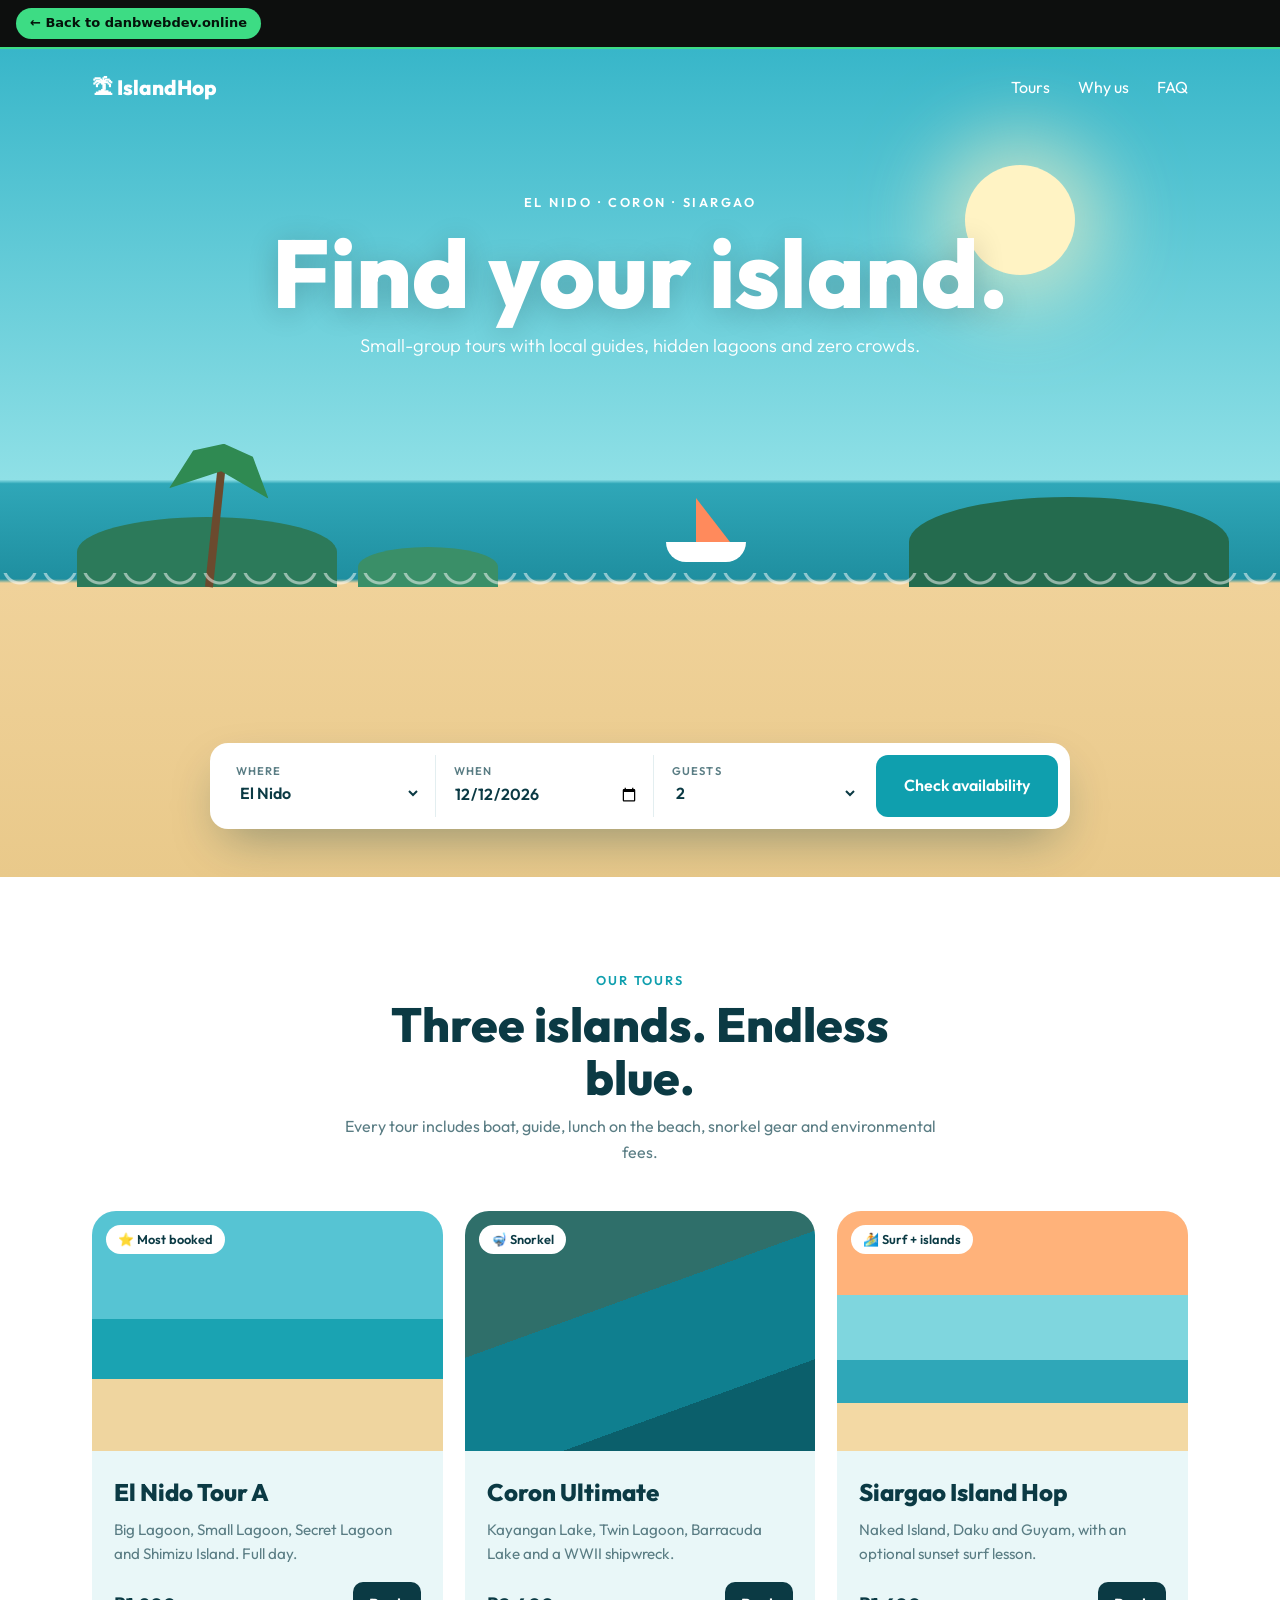
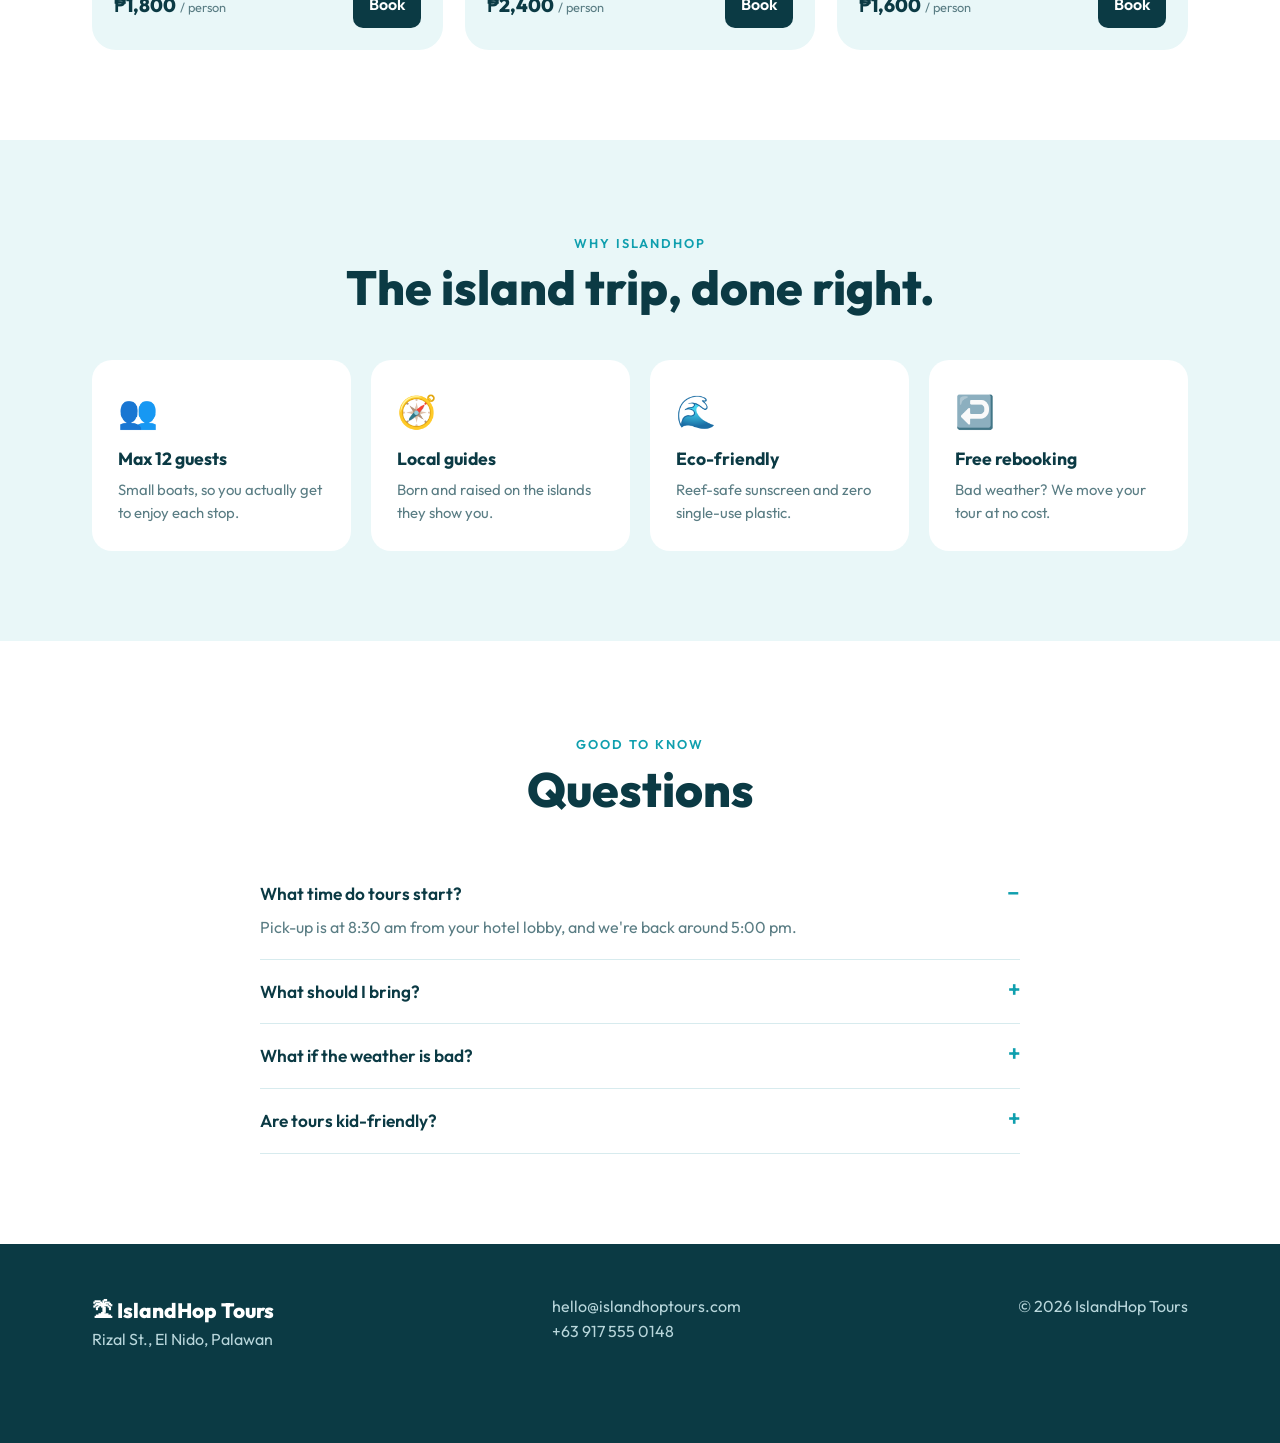
<file: samples/islandhop.html>
<!DOCTYPE html>
<html lang="en">
<head>
<meta charset="UTF-8">
<meta name="viewport" content="width=device-width, initial-scale=1.0">
<title>IslandHop Tours — Small-group island tours (sample site)</title>
<link rel="preconnect" href="https://fonts.googleapis.com">
<link rel="preconnect" href="https://fonts.gstatic.com" crossorigin>
<link href="https://fonts.googleapis.com/css2?family=Outfit:wght@300;400;600;800&display=swap" rel="stylesheet">
<style>
  :root{--sea:#0f9fae;--deep:#0b3a44;--sky:#7fd6de;--sand:#f3d9a4;--foam:#e9f7f8;--muted:#5a7d84}
  *{box-sizing:border-box;margin:0;padding:0}
  html{scroll-behavior:smooth}
  body{font-family:Outfit,sans-serif;color:var(--deep);background:#fff;line-height:1.6}
  a{color:inherit;text-decoration:none}
  .wrap{max-width:1140px;margin:0 auto;padding:0 22px}
  .hero{min-height:92vh;position:relative;overflow:hidden;color:#fff;display:flex;flex-direction:column;
    background:linear-gradient(180deg,#38b6c9 0%,#8fe0e6 52%,#2fa7b8 52.5%,#1f8fa0 64%,#f0d29a 64.5%,#e9c98a 100%)}
  .sun{position:absolute;top:14%;right:16%;width:110px;height:110px;border-radius:50%;background:#fff3c4;box-shadow:0 0 80px 30px rgba(255,243,196,.6)}
  .isle{position:absolute;bottom:35%;border-radius:50% 50% 0 0;background:#2c7a5a}
  .i1{left:6%;width:260px;height:70px}.i2{left:28%;width:140px;height:40px;background:#3a8f68}.i3{right:4%;width:320px;height:90px;background:#246b4e}
  .palm{position:absolute;bottom:35%;left:16%;width:8px;height:120px;background:#6b4a2e;transform:rotate(6deg);transform-origin:bottom}
  .palm::before{content:"";position:absolute;top:-24px;left:-46px;width:100px;height:50px;background:#2f8a52;border-radius:50% 50% 0 0;clip-path:polygon(0 100%,20% 20%,50% 0,80% 20%,100% 100%,50% 55%)}
  .wave{position:absolute;left:0;right:0;bottom:35%;height:14px;background:repeating-radial-gradient(circle at 20px -6px,transparent 0 14px,rgba(255,255,255,.5) 15px 17px,transparent 18px);background-size:40px 14px}
  .boat{position:absolute;bottom:38%;left:52%;width:80px;height:20px;background:#fff;border-radius:0 0 40px 40px;animation:bob 4s ease-in-out infinite}
  .boat::before{content:"";position:absolute;bottom:20px;left:30px;width:0;height:0;border-left:0 solid transparent;border-right:34px solid transparent;border-bottom:44px solid #ff8a5c}
  @keyframes bob{50%{transform:translateY(-5px) rotate(-2deg)}}
  .hero>.wrap{width:100%}
  nav{position:relative;z-index:2;display:flex;justify-content:space-between;align-items:center;padding:22px 0}
  .logo{font-weight:800;font-size:1.3rem}
  .links{display:flex;gap:28px;font-weight:400}
  .hero-text{position:relative;z-index:2;text-align:center;margin-top:7vh}
  .hero-text small{font-weight:600;letter-spacing:.2em;text-transform:uppercase;font-size:.8rem}
  .hero h1{font-size:clamp(3rem,8vw,6rem);font-weight:800;line-height:1;margin:10px 0;text-shadow:0 4px 30px rgba(0,0,0,.2)}
  .hero p{font-size:1.15rem;font-weight:300}
  .book{position:relative;z-index:3;margin:auto auto 48px;width:min(860px,calc(100% - 44px));background:#fff;border-radius:18px;padding:12px;display:grid;grid-template-columns:repeat(3,1fr) auto;gap:4px;box-shadow:0 20px 50px -14px rgba(11,58,68,.4);color:var(--deep)}
  .book label{display:block;padding:8px 14px;border-right:1px solid #e3eef0}
  .book small{display:block;font-size:.7rem;font-weight:600;letter-spacing:.1em;text-transform:uppercase;color:var(--muted)}
  .book select,.book input{border:none;font:inherit;font-weight:600;font-size:1rem;color:var(--deep);background:none;width:100%;outline:none}
  .btn{background:var(--sea);color:#fff;border:none;border-radius:12px;padding:14px 28px;font:inherit;font-weight:600;cursor:pointer;font-size:1rem}
  .btn:hover{background:#0c8a97}
  section{padding:90px 0}
  .title{text-align:center;max-width:600px;margin:0 auto 46px}
  .title small{color:var(--sea);font-weight:600;letter-spacing:.15em;text-transform:uppercase;font-size:.8rem}
  .title h2{font-size:clamp(2rem,4.4vw,3rem);font-weight:800;line-height:1.1;margin:6px 0 10px}
  .title p{color:var(--muted)}
  .dests{display:grid;grid-template-columns:repeat(3,1fr);gap:22px}
  .dest{border-radius:24px;overflow:hidden;background:var(--foam);transition:transform .25s}
  .dest:hover{transform:translateY(-6px)}
  .dest .pic{height:240px;position:relative}
  .dest .pic span{position:absolute;top:14px;left:14px;background:#fff;border-radius:999px;padding:4px 12px;font-size:.8rem;font-weight:600}
  .dest .info{padding:22px}
  .dest h3{font-size:1.5rem;font-weight:800}
  .dest p{color:var(--muted);font-size:.95rem;margin:6px 0 16px}
  .dest .row{display:flex;justify-content:space-between;align-items:center}
  .dest .price{font-weight:800;font-size:1.2rem}
  .dest .price small{font-weight:400;font-size:.8rem;color:var(--muted)}
  .dest button{background:var(--deep);color:#fff;border:none;border-radius:10px;padding:10px 16px;font:inherit;font-weight:600;cursor:pointer}
  #why{background:var(--foam)}
  .why{display:grid;grid-template-columns:repeat(4,1fr);gap:20px}
  .why div{background:#fff;border-radius:20px;padding:26px}
  .why b{font-size:2rem;display:block;margin-bottom:8px}
  .why h3{font-size:1.1rem;margin-bottom:4px}
  .why p{color:var(--muted);font-size:.93rem}
  details{border-bottom:1px solid #d7ebee;padding:18px 0;max-width:760px;margin:0 auto}
  summary{font-weight:600;font-size:1.08rem;cursor:pointer;list-style:none;display:flex;justify-content:space-between}
  summary::after{content:"+";color:var(--sea);font-size:1.4rem;line-height:1}
  details[open] summary::after{content:"–"}
  details p{color:var(--muted);margin-top:8px}
  footer{background:var(--deep);color:#b8d6db;padding:50px 0 90px}
  footer .wrap{display:flex;justify-content:space-between;gap:20px;flex-wrap:wrap}
  footer .logo{color:#fff}
  .modal{position:fixed;inset:0;background:rgba(11,58,68,.6);display:none;place-items:center;z-index:50;padding:20px}
  .modal.on{display:grid}
  .modal .box{background:#fff;border-radius:22px;padding:30px;max-width:420px;width:100%}
  .modal h3{font-size:1.5rem;font-weight:800;margin-bottom:6px}
  .modal .sum{background:var(--foam);border-radius:14px;padding:16px;margin:16px 0;display:grid;gap:6px}
  .modal .sum div{display:flex;justify-content:space-between}
  .modal .sum .tot{border-top:1px dashed #9cc;padding-top:8px;font-weight:800;font-size:1.1rem}
  .modal .note{font-size:.85rem;color:var(--muted);margin-top:12px}
  .modal .x{float:right;background:none;border:none;font-size:1.5rem;cursor:pointer;color:var(--muted)}
  .demo{position:fixed;left:14px;bottom:14px;z-index:60;background:#111;color:#fff;font:500 12px Outfit,sans-serif;padding:8px 14px;border-radius:999px;box-shadow:0 6px 18px rgba(0,0,0,.25)}
  .demo a{color:#7ee2a8;text-decoration:underline}
  @media(max-width:860px){.dests{grid-template-columns:1fr}.why{grid-template-columns:1fr 1fr}.book{grid-template-columns:1fr 1fr}.book .btn{grid-column:1/-1}.links{display:none}.i3{width:180px}}
  @media(max-width:560px){.dk-bar span{display:none}}
</style>
</head>
<body>
<div class="dk-bar" style="position:relative;z-index:1000;display:flex;justify-content:space-between;align-items:center;gap:12px;padding:8px 16px;background:#0d0f0e;color:#e9efea;font:500 13px/1.3 system-ui,-apple-system,'Segoe UI',sans-serif;border-bottom:2px solid #3ddc84">
  <a href="../index.html#portfolio" style="display:inline-flex;align-items:center;gap:8px;background:#3ddc84;color:#04120a;font-weight:700;padding:7px 14px;border-radius:999px;text-decoration:none;white-space:nowrap">← Back to danbwebdev.online</a>
</div>
<div class="hero">
  <div class="sun"></div><div class="isle i1"></div><div class="isle i2"></div><div class="isle i3"></div><div class="palm"></div><div class="wave"></div><div class="boat"></div>
  <div class="wrap"><nav><a class="logo" href="#">🏝 IslandHop</a><div class="links"><a href="#tours">Tours</a><a href="#why">Why us</a><a href="#faq">FAQ</a></div></nav></div>
  <div class="hero-text wrap">
    <small>El Nido · Coron · Siargao</small>
    <h1>Find your island.</h1>
    <p>Small-group tours with local guides, hidden lagoons and zero crowds.</p>
  </div>
  <form class="book" id="bookbar">
    <label><small>Where</small><select id="bWhere"><option>El Nido</option><option>Coron</option><option>Siargao</option></select></label>
    <label><small>When</small><input type="date" id="bDate"></label>
    <label style="border:none"><small>Guests</small><select id="bGuests"><option>1</option><option selected>2</option><option>3</option><option>4</option><option>5</option><option>6</option></select></label>
    <button class="btn" type="submit">Check availability</button>
  </form>
</div>

<section id="tours"><div class="wrap">
  <div class="title"><small>Our tours</small><h2>Three islands. Endless blue.</h2><p>Every tour includes boat, guide, lunch on the beach, snorkel gear and environmental fees.</p></div>
  <div class="dests">
    <div class="dest"><div class="pic" style="background:linear-gradient(180deg,#56c4d3 0 45%,#1aa3b2 45% 70%,#efd59f 70%)"><span>⭐ Most booked</span></div><div class="info"><h3>El Nido Tour A</h3><p>Big Lagoon, Small Lagoon, Secret Lagoon and Shimizu Island. Full day.</p><div class="row"><div class="price">₱1,800 <small>/ person</small></div><button data-d="El Nido" data-p="1800">Book</button></div></div></div>
    <div class="dest"><div class="pic" style="background:linear-gradient(160deg,#2f6f6a 0 40%,#0f7f8f 40% 75%,#0b5f6b 75%)"><span>🤿 Snorkel</span></div><div class="info"><h3>Coron Ultimate</h3><p>Kayangan Lake, Twin Lagoon, Barracuda Lake and a WWII shipwreck.</p><div class="row"><div class="price">₱2,400 <small>/ person</small></div><button data-d="Coron" data-p="2400">Book</button></div></div></div>
    <div class="dest"><div class="pic" style="background:linear-gradient(180deg,#ffb27a 0 35%,#7fd6de 35% 62%,#2fa7b8 62% 80%,#f3d9a4 80%)"><span>🏄 Surf + islands</span></div><div class="info"><h3>Siargao Island Hop</h3><p>Naked Island, Daku and Guyam, with an optional sunset surf lesson.</p><div class="row"><div class="price">₱1,600 <small>/ person</small></div><button data-d="Siargao" data-p="1600">Book</button></div></div></div>
  </div>
</div></section>

<section id="why"><div class="wrap">
  <div class="title"><small>Why IslandHop</small><h2>The island trip, done right.</h2></div>
  <div class="why">
    <div><b>👥</b><h3>Max 12 guests</h3><p>Small boats, so you actually get to enjoy each stop.</p></div>
    <div><b>🧭</b><h3>Local guides</h3><p>Born and raised on the islands they show you.</p></div>
    <div><b>🌊</b><h3>Eco-friendly</h3><p>Reef-safe sunscreen and zero single-use plastic.</p></div>
    <div><b>↩️</b><h3>Free rebooking</h3><p>Bad weather? We move your tour at no cost.</p></div>
  </div>
</div></section>

<section id="faq"><div class="wrap">
  <div class="title"><small>Good to know</small><h2>Questions</h2></div>
  <details open><summary>What time do tours start?</summary><p>Pick-up is at 8:30 am from your hotel lobby, and we're back around 5:00 pm.</p></details>
  <details><summary>What should I bring?</summary><p>Swimwear, a towel, sunscreen, a dry bag and cash for souvenirs. We provide snorkels, life vests and lunch.</p></details>
  <details><summary>What if the weather is bad?</summary><p>If the coast guard cancels trips, we'll rebook you for free or give a full refund.</p></details>
  <details><summary>Are tours kid-friendly?</summary><p>Yes! Kids 4–11 get 30% off, and children under 4 join for free.</p></details>
</div></section>

<footer><div class="wrap"><div><div class="logo">🏝 IslandHop Tours</div><p>Rizal St., El Nido, Palawan</p></div><div><p>hello@islandhoptours.com</p><p>+63 917 555 0148</p></div><p>© 2026 IslandHop Tours</p></div></footer>

<div class="modal" id="modal"><div class="box">
  <button class="x" id="close" aria-label="Close">×</button>
  <h3>Your booking</h3><p style="color:var(--muted)">Here's a summary of your trip.</p>
  <div class="sum"><div><span>Tour</span><b id="mTour"></b></div><div><span>Date</span><b id="mDate"></b></div><div><span>Guests</span><b id="mGuests"></b></div><div class="tot"><span>Total</span><span id="mTotal"></span></div></div>
  <button class="btn" style="width:100%" id="confirm">Confirm booking</button>
  <p class="note" id="mNote">This is a demo site — no real booking will be made.</p>
</div></div>


<script>
  const prices={'El Nido':1800,'Coron':2400,'Siargao':1600};
  const d=new Date();d.setDate(d.getDate()+7);const iso=d.toISOString().slice(0,10);
  const bDate=document.getElementById('bDate');bDate.value=iso;bDate.min=new Date().toISOString().slice(0,10);
  const modal=document.getElementById('modal');
  function open(dest){
    const g=+document.getElementById('bGuests').value;const dt=new Date(bDate.value||iso);
    document.getElementById('mTour').textContent=dest;
    document.getElementById('mDate').textContent=dt.toLocaleDateString('en-PH',{month:'short',day:'numeric',year:'numeric'});
    document.getElementById('mGuests').textContent=g;
    document.getElementById('mTotal').textContent='₱'+(prices[dest]*g).toLocaleString();
    document.getElementById('mNote').textContent='This is a demo site — no real booking will be made.';
    modal.classList.add('on');
  }
  document.getElementById('bookbar').onsubmit=e=>{e.preventDefault();open(document.getElementById('bWhere').value)};
  document.querySelectorAll('.dest button').forEach(b=>b.onclick=()=>{document.getElementById('bWhere').value=b.dataset.d;open(b.dataset.d)});
  document.getElementById('close').onclick=()=>modal.classList.remove('on');
  modal.onclick=e=>{if(e.target===modal)modal.classList.remove('on')};
  document.getElementById('confirm').onclick=()=>{document.getElementById('mNote').textContent='✓ Looks good! On a real site, this would take you to payment.'};
</script>
</body>
</html>
</file>
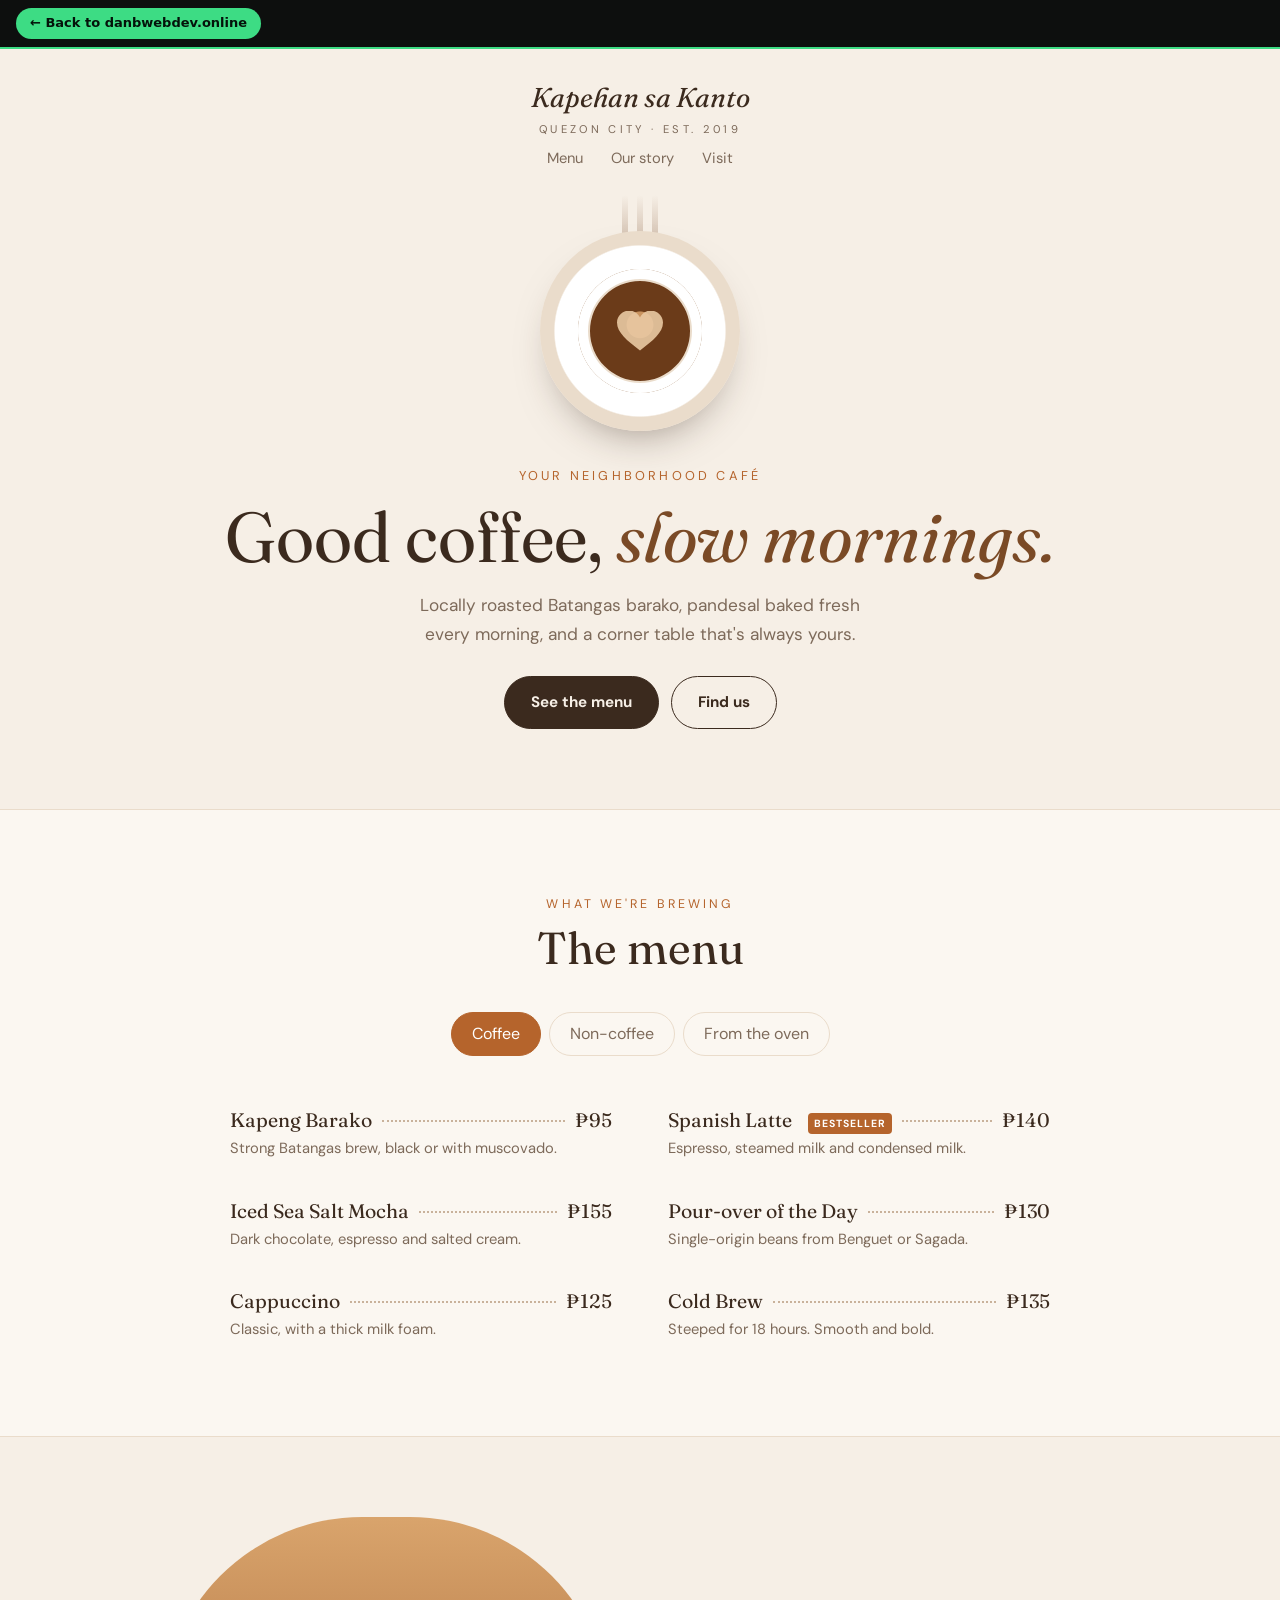
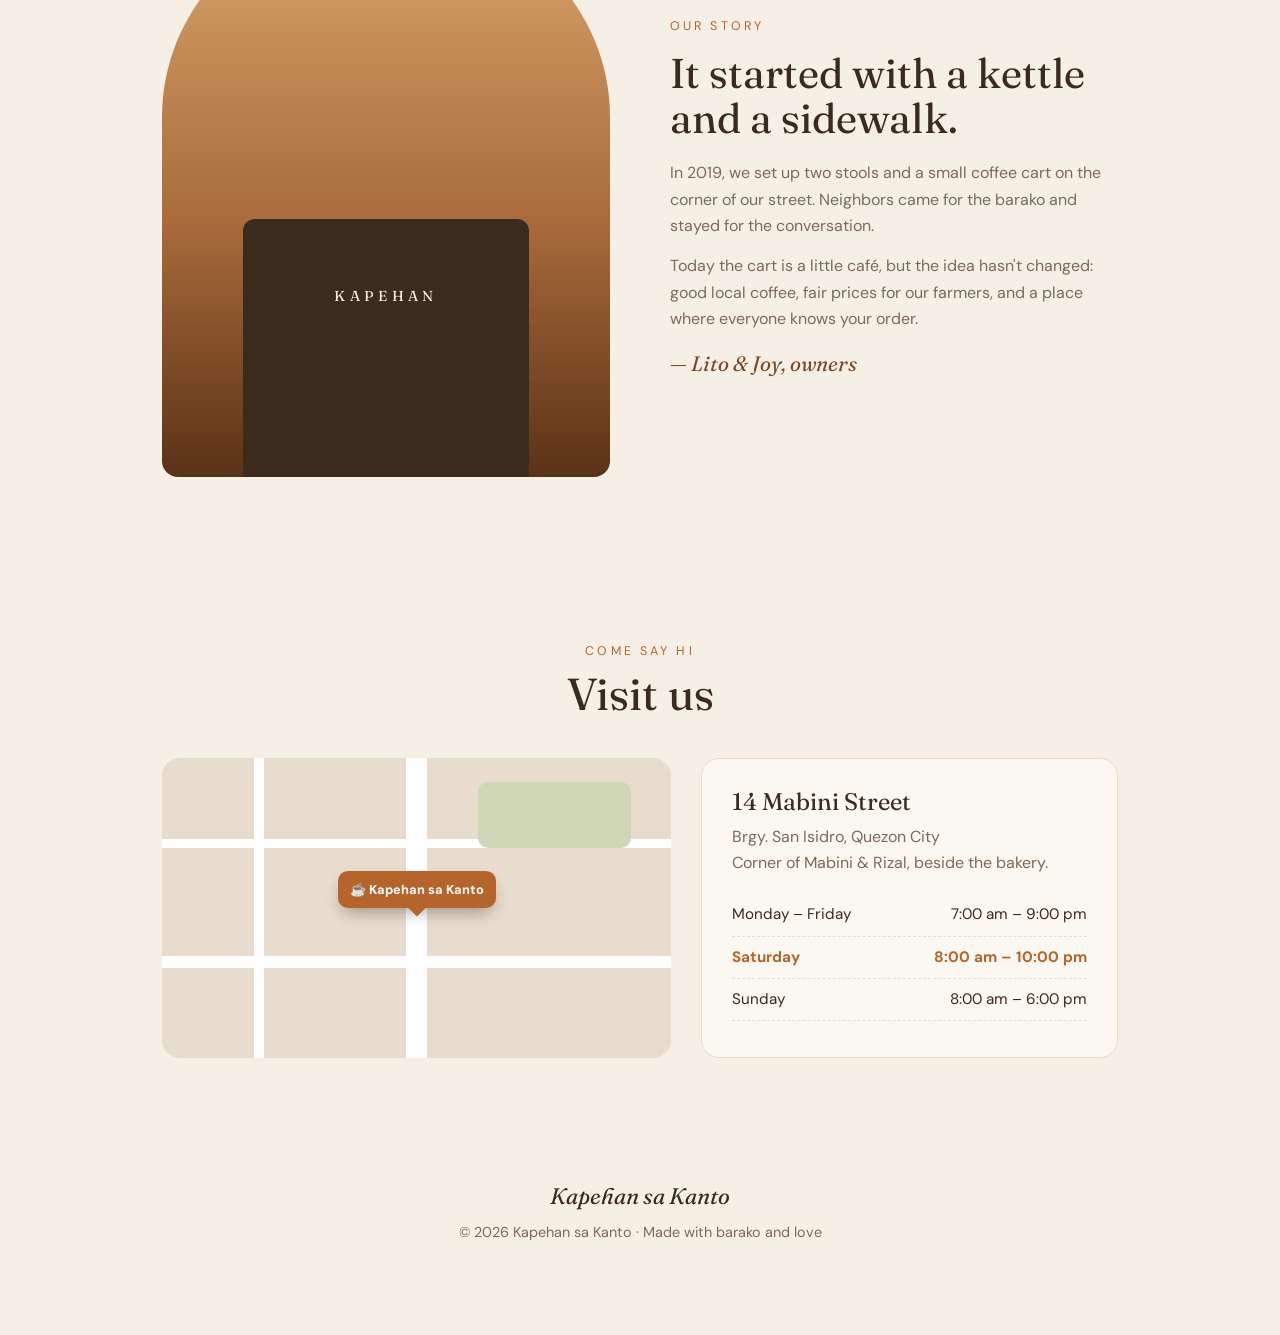
<file: samples/kapehan.html>
<!DOCTYPE html>
<html lang="en">
<head>
<meta charset="UTF-8">
<meta name="viewport" content="width=device-width, initial-scale=1.0">
<title>Kapehan sa Kanto — Neighborhood Café (sample site)</title>
<link rel="preconnect" href="https://fonts.googleapis.com">
<link rel="preconnect" href="https://fonts.gstatic.com" crossorigin>
<link href="https://fonts.googleapis.com/css2?family=Fraunces:ital,opsz,wght@0,9..144,400;0,9..144,600;1,9..144,400&family=DM+Sans:wght@400;500;700&display=swap" rel="stylesheet">
<style>
  :root{--cream:#f6efe6;--paper:#fbf7f1;--bean:#3b2a1e;--roast:#7a4a26;--caramel:#b5642c;--latte:#eadccb;--muted:#7d6a5a}
  *{box-sizing:border-box;margin:0;padding:0}
  html{scroll-behavior:smooth}
  body{font-family:"DM Sans",sans-serif;background:var(--cream);color:var(--bean);line-height:1.65}
  a{color:inherit;text-decoration:none}
  .wrap{max-width:1000px;margin:0 auto;padding:0 22px}
  h1,h2,h3{font-family:Fraunces,Georgia,serif;font-weight:400;line-height:1.1}
  nav{display:flex;flex-direction:column;align-items:center;padding:26px 0 10px;gap:8px}
  .logo{font-family:Fraunces,serif;font-style:italic;font-size:1.7rem}
  .logo small{display:block;text-align:center;font-family:"DM Sans";font-style:normal;font-size:.7rem;letter-spacing:.3em;text-transform:uppercase;color:var(--muted)}
  .links{display:flex;gap:28px;font-size:.92rem;color:var(--muted)}
  .links a:hover{color:var(--caramel)}
  .hero{text-align:center;padding:50px 0 80px}
  .cup{width:200px;height:200px;margin:0 auto 34px;position:relative}
  .cup .saucer{position:absolute;inset:0;border-radius:50%;background:radial-gradient(circle,#fff 0 60%,var(--latte) 61% 100%);box-shadow:0 20px 40px -20px rgba(59,42,30,.5)}
  .cup .coffee{position:absolute;inset:38px;border-radius:50%;background:radial-gradient(circle at 50% 45%,#c9935f 0 14%,#6b3b19 15% 100%);box-shadow:inset 0 0 0 10px #fff,inset 0 0 0 12px var(--latte)}
  .cup .art{position:absolute;left:50%;top:50%;width:46px;height:40px;transform:translate(-50%,-50%);background:#e9c9a3;clip-path:path("M23 40 C10 30 0 22 0 12 C0 5 6 0 12 0 C17 0 21 3 23 7 C25 3 29 0 34 0 C40 0 46 5 46 12 C46 22 36 30 23 40Z");opacity:.9}
  .steam{position:absolute;top:-46px;left:50%;width:60px;height:50px;transform:translateX(-50%)}
  .steam i{position:absolute;bottom:0;width:6px;height:40px;border-radius:6px;background:linear-gradient(transparent,rgba(122,74,38,.25));animation:rise 3s infinite ease-in-out}
  .steam i:nth-child(1){left:12px}.steam i:nth-child(2){left:27px;animation-delay:.8s}.steam i:nth-child(3){left:42px;animation-delay:1.6s}
  @keyframes rise{0%{transform:translateY(10px) scaleY(.6);opacity:0}50%{opacity:1}100%{transform:translateY(-14px) scaleY(1);opacity:0}}
  .hero .since{font-size:.8rem;letter-spacing:.25em;text-transform:uppercase;color:var(--caramel);margin-bottom:12px}
  .hero h1{font-size:clamp(2.6rem,6vw,4.4rem);margin-bottom:16px}
  .hero h1 em{color:var(--roast)}
  .hero p{max-width:480px;margin:0 auto 28px;color:var(--muted);font-size:1.08rem}
  .btn{display:inline-block;padding:13px 26px;border-radius:999px;font-weight:700;font-size:.95rem;border:1.5px solid var(--bean);transition:.2s}
  .btn.fill{background:var(--bean);color:var(--cream)}
  .btn:hover{transform:translateY(-2px)}
  .hero .btns{display:flex;gap:12px;justify-content:center;flex-wrap:wrap}
  section{padding:80px 0}
  .title{text-align:center;margin-bottom:40px}
  .title small{font-size:.78rem;letter-spacing:.25em;text-transform:uppercase;color:var(--caramel)}
  .title h2{font-size:clamp(2rem,4vw,2.8rem);margin-top:6px}
  /* menu */
  #menu{background:var(--paper);border-top:1px solid var(--latte);border-bottom:1px solid var(--latte)}
  .tabs{display:flex;justify-content:center;gap:8px;margin-bottom:34px;flex-wrap:wrap}
  .tabs button{font:inherit;border:1.5px solid var(--latte);background:transparent;color:var(--muted);padding:8px 20px;border-radius:999px;cursor:pointer}
  .tabs button.on{background:var(--caramel);border-color:var(--caramel);color:#fff}
  .menu{display:none;grid-template-columns:1fr 1fr;gap:6px 56px;max-width:820px;margin:0 auto}
  .menu.on{display:grid}
  .dish{padding:14px 0}
  .dish .top{display:flex;align-items:baseline;gap:10px;font-family:Fraunces,serif;font-size:1.22rem}
  .dish .top i{flex:1;border-bottom:2px dotted #c9b29b;transform:translateY(-5px)}
  .dish p{color:var(--muted);font-size:.92rem}
  .dish .tag{font-family:"DM Sans";font-size:.65rem;font-weight:700;letter-spacing:.1em;text-transform:uppercase;background:var(--caramel);color:#fff;border-radius:4px;padding:2px 6px;margin-left:6px;vertical-align:middle}
  /* story */
  .story{display:grid;grid-template-columns:1fr 1fr;gap:60px;align-items:center}
  .story-art{aspect-ratio:4/5;border-radius:200px 200px 16px 16px;background:linear-gradient(180deg,#d9a46c 0%,#a86a3a 55%,#5a3216 100%);position:relative;overflow:hidden}
  .story-art::before{content:"";position:absolute;left:18%;right:18%;bottom:0;height:46%;background:#3b2a1e;border-radius:12px 12px 0 0}
  .story-art::after{content:"KAPEHAN";position:absolute;left:0;right:0;bottom:30%;text-align:center;font-family:Fraunces,serif;color:#f6efe6;letter-spacing:.3em;font-size:.9rem}
  .story h2{font-size:clamp(2rem,4vw,2.6rem);margin-bottom:18px}
  .story p{color:var(--muted);margin-bottom:14px}
  .sig{font-family:Fraunces,serif;font-style:italic;font-size:1.3rem;color:var(--roast);margin-top:10px}
  /* visit */
  .visit{display:grid;grid-template-columns:1.1fr .9fr;gap:30px}
  .map{border-radius:18px;min-height:300px;background:
     linear-gradient(90deg,transparent 48%,#fff 48% 52%,transparent 52%),
     linear-gradient(0deg,transparent 30%,#fff 30% 34%,transparent 34%),
     linear-gradient(0deg,transparent 70%,#fff 70% 73%,transparent 73%),
     linear-gradient(90deg,transparent 18%,#fff 18% 20%,transparent 20%),
     #e7dccd;position:relative;overflow:hidden}
  .map .park{position:absolute;right:8%;top:8%;width:30%;height:22%;background:#cfd8b6;border-radius:10px}
  .map .pin{position:absolute;left:50%;top:50%;transform:translate(-50%,-100%);background:var(--caramel);color:#fff;font-size:.8rem;font-weight:700;padding:8px 12px;border-radius:10px;white-space:nowrap;box-shadow:0 8px 18px -6px rgba(0,0,0,.4)}
  .map .pin::after{content:"";position:absolute;left:50%;bottom:-6px;width:12px;height:12px;background:var(--caramel);transform:translateX(-50%) rotate(45deg)}
  .card{background:var(--paper);border:1px solid var(--latte);border-radius:18px;padding:30px}
  .card h3{font-size:1.5rem;margin-bottom:8px}
  .card p{color:var(--muted);margin-bottom:18px}
  .hours div{display:flex;justify-content:space-between;padding:8px 0;border-bottom:1px dashed var(--latte);font-size:.95rem}
  .hours div.today{color:var(--caramel);font-weight:700}
  footer{text-align:center;padding:40px 0 90px;color:var(--muted);font-size:.9rem}
  footer .logo{font-size:1.4rem;color:var(--bean);margin-bottom:6px}
  .demo{position:fixed;left:14px;bottom:14px;z-index:99;background:#111;color:#fff;font:500 12px "DM Sans",sans-serif;padding:8px 14px;border-radius:999px;box-shadow:0 6px 18px rgba(0,0,0,.25)}
  .demo a{color:#7ee2a8;text-decoration:underline}
  @media(max-width:760px){.menu.on,.story,.visit{grid-template-columns:1fr}.links{gap:16px}.story-art{max-width:320px;margin:0 auto}}
  @media(max-width:560px){.dk-bar span{display:none}}
</style>
</head>
<body>
<div class="dk-bar" style="position:relative;z-index:1000;display:flex;justify-content:space-between;align-items:center;gap:12px;padding:8px 16px;background:#0d0f0e;color:#e9efea;font:500 13px/1.3 system-ui,-apple-system,'Segoe UI',sans-serif;border-bottom:2px solid #3ddc84">
  <a href="../index.html#portfolio" style="display:inline-flex;align-items:center;gap:8px;background:#3ddc84;color:#04120a;font-weight:700;padding:7px 14px;border-radius:999px;text-decoration:none;white-space:nowrap">← Back to danbwebdev.online</a>
</div>
<header class="wrap">
  <nav>
    <a href="#" class="logo">Kapehan sa Kanto<small>Quezon City · est. 2019</small></a>
    <div class="links"><a href="#menu">Menu</a><a href="#story">Our story</a><a href="#visit">Visit</a></div>
  </nav>
</header>

<section class="hero wrap">
  <div class="cup"><div class="steam"><i></i><i></i><i></i></div><div class="saucer"></div><div class="coffee"></div><div class="art"></div></div>
  <div class="since">Your neighborhood café</div>
  <h1>Good coffee, <em>slow mornings.</em></h1>
  <p>Locally roasted Batangas barako, pandesal baked fresh every morning, and a corner table that's always yours.</p>
  <div class="btns"><a class="btn fill" href="#menu">See the menu</a><a class="btn" href="#visit">Find us</a></div>
</section>

<section id="menu">
  <div class="wrap">
    <div class="title"><small>What we're brewing</small><h2>The menu</h2></div>
    <div class="tabs">
      <button class="on" data-t="coffee">Coffee</button>
      <button data-t="non">Non-coffee</button>
      <button data-t="bake">From the oven</button>
    </div>
    <div class="menu on" id="coffee">
      <div class="dish"><div class="top">Kapeng Barako<i></i>₱95</div><p>Strong Batangas brew, black or with muscovado.</p></div>
      <div class="dish"><div class="top">Spanish Latte<span class="tag">bestseller</span><i></i>₱140</div><p>Espresso, steamed milk and condensed milk.</p></div>
      <div class="dish"><div class="top">Iced Sea Salt Mocha<i></i>₱155</div><p>Dark chocolate, espresso and salted cream.</p></div>
      <div class="dish"><div class="top">Pour-over of the Day<i></i>₱130</div><p>Single-origin beans from Benguet or Sagada.</p></div>
      <div class="dish"><div class="top">Cappuccino<i></i>₱125</div><p>Classic, with a thick milk foam.</p></div>
      <div class="dish"><div class="top">Cold Brew<i></i>₱135</div><p>Steeped for 18 hours. Smooth and bold.</p></div>
    </div>
    <div class="menu" id="non">
      <div class="dish"><div class="top">Ube Milk<span class="tag">new</span><i></i>₱130</div><p>Real ube halaya blended with fresh milk.</p></div>
      <div class="dish"><div class="top">Tablea Hot Chocolate<i></i>₱120</div><p>Thick, rich cacao from Davao.</p></div>
      <div class="dish"><div class="top">Calamansi Honey Cooler<i></i>₱110</div><p>Fresh calamansi, wild honey, sparkling water.</p></div>
      <div class="dish"><div class="top">Matcha Latte<i></i>₱145</div><p>Ceremonial-grade matcha, oat milk optional.</p></div>
    </div>
    <div class="menu" id="bake">
      <div class="dish"><div class="top">Ube Cheese Pandesal<i></i>₱45</div><p>Soft, warm, with a melty cheese center.</p></div>
      <div class="dish"><div class="top">Ensaymada<i></i>₱75</div><p>Buttery, sugary, topped with grated queso.</p></div>
      <div class="dish"><div class="top">Banana Bread<i></i>₱85</div><p>Made with saba bananas and walnuts.</p></div>
      <div class="dish"><div class="top">Calamansi Muffin<i></i>₱80</div><p>Bright, zesty, lightly glazed.</p></div>
    </div>
  </div>
</section>

<section id="story">
  <div class="wrap story">
    <div class="story-art"></div>
    <div>
      <div class="title" style="text-align:left;margin-bottom:12px"><small>Our story</small></div>
      <h2>It started with a kettle and a sidewalk.</h2>
      <p>In 2019, we set up two stools and a small coffee cart on the corner of our street. Neighbors came for the barako and stayed for the conversation.</p>
      <p>Today the cart is a little café, but the idea hasn't changed: good local coffee, fair prices for our farmers, and a place where everyone knows your order.</p>
      <div class="sig">— Lito &amp; Joy, owners</div>
    </div>
  </div>
</section>

<section id="visit">
  <div class="wrap">
    <div class="title"><small>Come say hi</small><h2>Visit us</h2></div>
    <div class="visit">
      <div class="map"><div class="park"></div><div class="pin">☕ Kapehan sa Kanto</div></div>
      <div class="card">
        <h3>14 Mabini Street</h3>
        <p>Brgy. San Isidro, Quezon City<br>Corner of Mabini &amp; Rizal, beside the bakery.</p>
        <div class="hours" id="hours">
          <div data-d="1"><span>Monday – Friday</span><span>7:00 am – 9:00 pm</span></div>
          <div data-d="6"><span>Saturday</span><span>8:00 am – 10:00 pm</span></div>
          <div data-d="0"><span>Sunday</span><span>8:00 am – 6:00 pm</span></div>
        </div>
      </div>
    </div>
  </div>
</section>

<footer>
  <div class="logo">Kapehan sa Kanto</div>
  © 2026 Kapehan sa Kanto · Made with barako and love
</footer>


<script>
  document.querySelectorAll('.tabs button').forEach(b=>b.onclick=()=>{
    document.querySelectorAll('.tabs button').forEach(x=>x.classList.toggle('on',x===b));
    document.querySelectorAll('.menu').forEach(m=>m.classList.toggle('on',m.id===b.dataset.t));
  });
  const d=new Date().getDay(), key=d===0?'0':d===6?'6':'1';
  document.querySelector(`#hours [data-d="${key}"]`).classList.add('today');
</script>
</body>
</html>
</file>
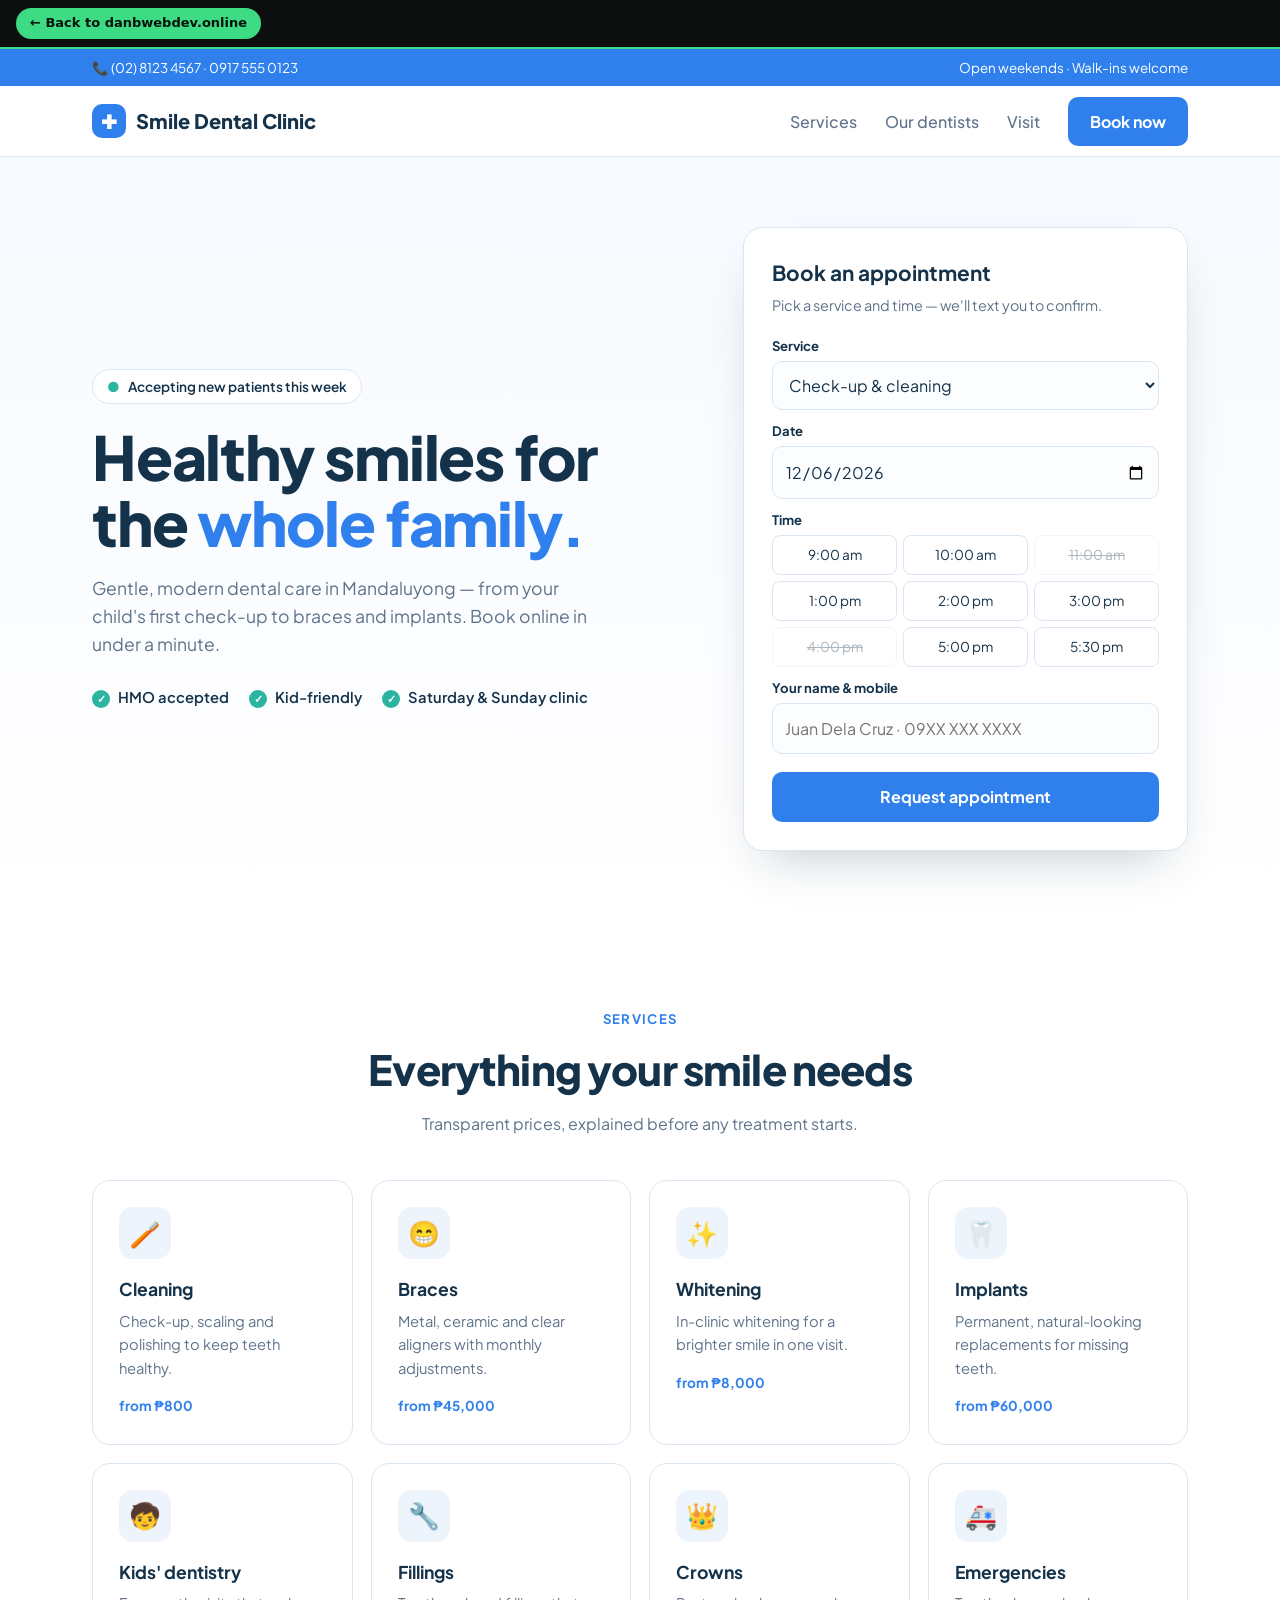
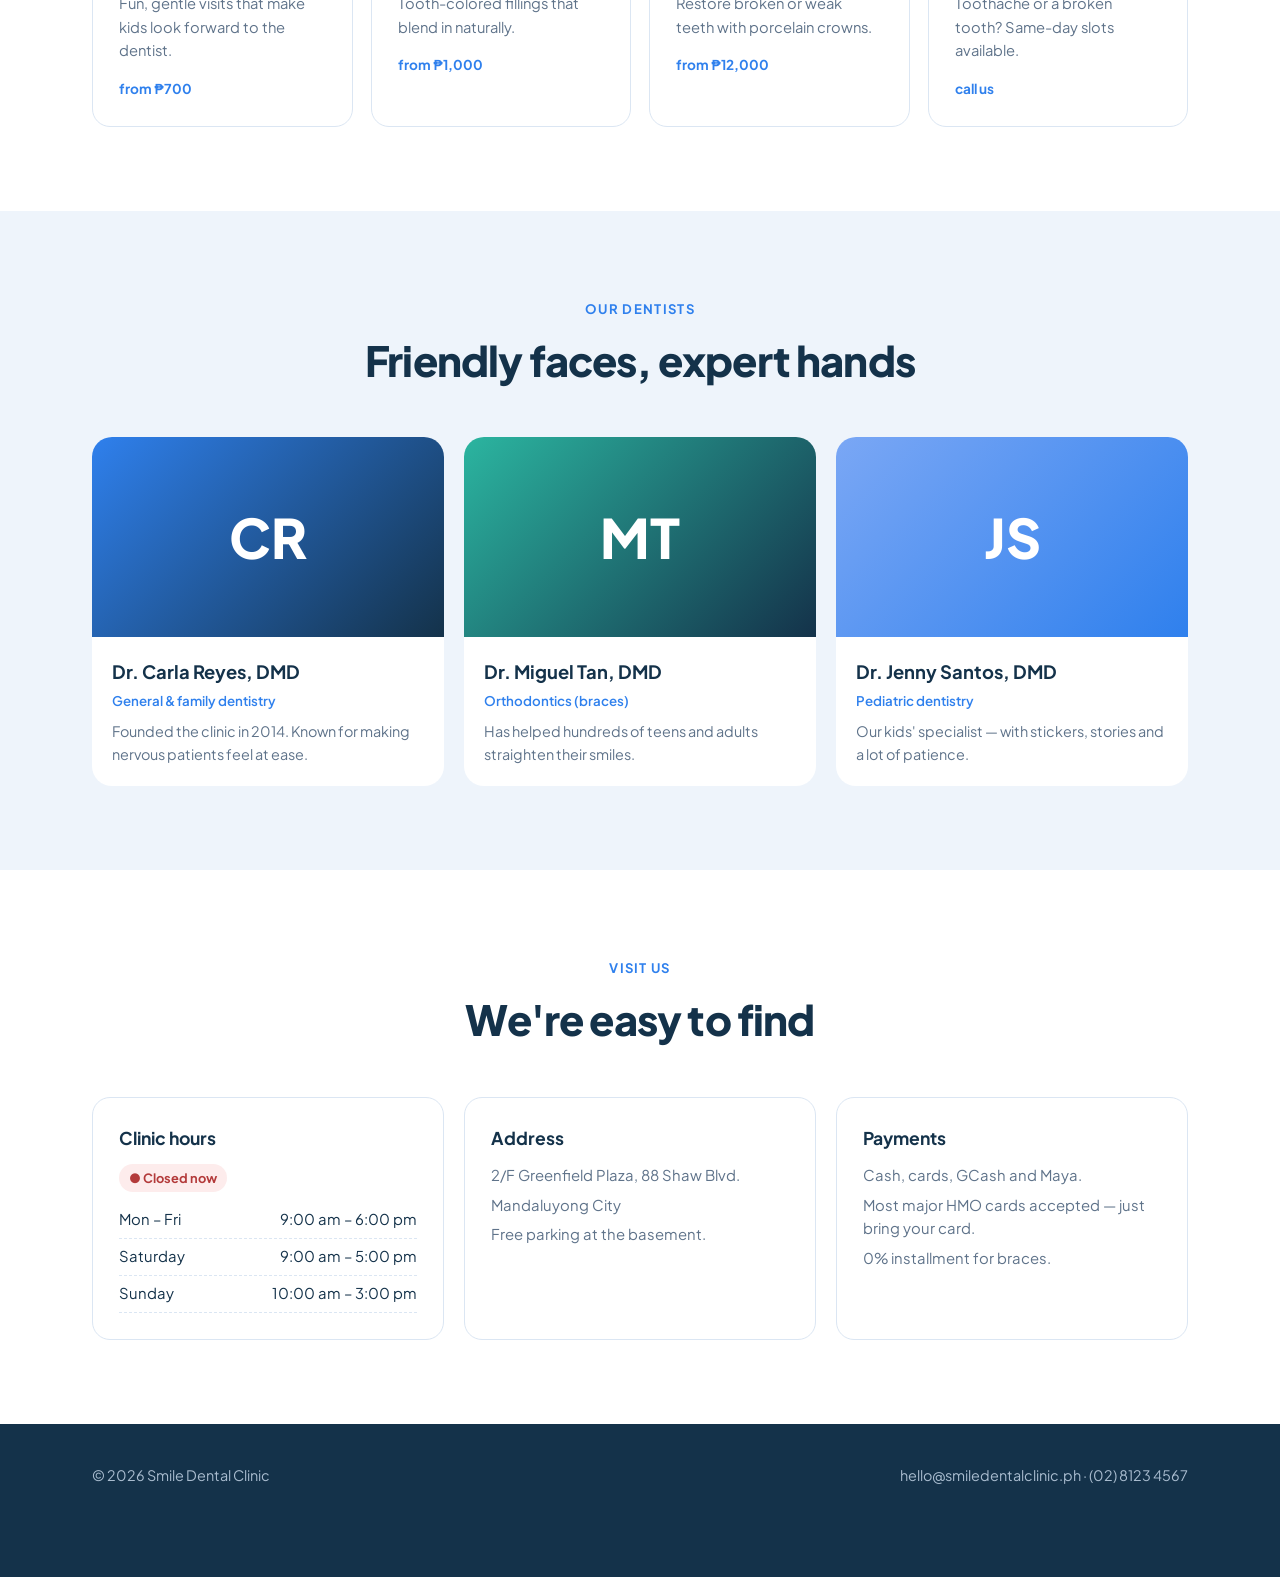
<file: samples/smiledental.html>
<!DOCTYPE html>
<html lang="en">
<head>
<meta charset="UTF-8">
<meta name="viewport" content="width=device-width, initial-scale=1.0">
<title>Smile Dental Clinic — Family Dentistry (sample site)</title>
<link rel="preconnect" href="https://fonts.googleapis.com">
<link rel="preconnect" href="https://fonts.gstatic.com" crossorigin>
<link href="https://fonts.googleapis.com/css2?family=Plus+Jakarta+Sans:wght@400;500;600;700;800&display=swap" rel="stylesheet">
<style>
  :root{--blue:#2f80ed;--navy:#14324a;--sky:#eef4fb;--line:#dbe6f3;--muted:#5f738a;--mint:#2bb5a0}
  *{box-sizing:border-box;margin:0;padding:0}
  html{scroll-behavior:smooth}
  body{font-family:"Plus Jakarta Sans",sans-serif;color:var(--navy);background:#fff;line-height:1.6}
  a{color:inherit;text-decoration:none}
  .wrap{max-width:1140px;margin:0 auto;padding:0 22px}
  .strip{background:var(--blue);color:#fff;font-size:.84rem}
  .strip .wrap{display:flex;justify-content:space-between;gap:12px;padding-top:8px;padding-bottom:8px;flex-wrap:wrap}
  header{border-bottom:1px solid var(--line);background:#fff;position:sticky;top:0;z-index:10}
  nav{display:flex;justify-content:space-between;align-items:center;height:70px}
  .logo{font-weight:800;font-size:1.25rem;display:flex;align-items:center;gap:10px}
  .logo i{width:34px;height:34px;border-radius:10px;background:var(--blue);color:#fff;display:grid;place-items:center;font-style:normal;font-size:1.2rem}
  .links{display:flex;gap:28px;align-items:center;font-weight:500;color:var(--muted)}
  .links a:hover{color:var(--blue)}
  .btn{display:inline-block;background:var(--blue);color:#fff;border:none;border-radius:10px;padding:12px 22px;font:inherit;font-weight:700;cursor:pointer}
  .btn:hover{background:#226ad0}
  .btn.light{background:var(--sky);color:var(--blue)}
  .hero{background:linear-gradient(180deg,#f6f9fe,#fff);padding:70px 0}
  .hero .wrap{display:grid;grid-template-columns:1.15fr .85fr;gap:50px;align-items:center}
  .badge{display:inline-flex;gap:8px;align-items:center;background:#fff;border:1px solid var(--line);border-radius:999px;padding:6px 14px;font-size:.85rem;font-weight:600;margin-bottom:20px}
  .badge b{color:var(--mint)}
  .hero h1{font-size:clamp(2.4rem,5vw,3.8rem);line-height:1.08;font-weight:800;letter-spacing:-.02em;margin-bottom:18px}
  .hero h1 span{color:var(--blue)}
  .hero p{color:var(--muted);font-size:1.1rem;max-width:500px;margin-bottom:28px}
  .checks{display:flex;gap:20px;flex-wrap:wrap;font-size:.92rem;font-weight:600}
  .checks span::before{content:"✓";color:#fff;background:var(--mint);border-radius:50%;width:18px;height:18px;display:inline-grid;place-items:center;font-size:.7rem;margin-right:8px}
  .formcard{background:#fff;border:1px solid var(--line);border-radius:20px;padding:28px;box-shadow:0 24px 50px -24px rgba(20,50,74,.3)}
  .formcard h3{font-size:1.3rem;margin-bottom:4px}
  .formcard p{color:var(--muted);font-size:.9rem;margin-bottom:18px}
  .formcard label{font-size:.82rem;font-weight:700;display:block;margin:10px 0 5px}
  .formcard input,.formcard select{width:100%;padding:12px;border:1px solid var(--line);border-radius:10px;font:inherit;background:#fbfdff;color:var(--navy)}
  .formcard input:focus,.formcard select:focus{outline:2px solid var(--blue);border-color:transparent}
  .slots{display:grid;grid-template-columns:repeat(3,1fr);gap:6px}
  .slots button{border:1px solid var(--line);background:#fff;border-radius:8px;padding:8px 0;font:inherit;font-size:.85rem;cursor:pointer;color:var(--navy)}
  .slots button.on{background:var(--blue);color:#fff;border-color:var(--blue)}
  .slots button:disabled{opacity:.35;text-decoration:line-through;cursor:not-allowed}
  .formcard .btn{width:100%;margin-top:18px}
  .ok{display:none;margin-top:12px;background:#e7f7f3;color:#16705f;border-radius:10px;padding:12px;font-size:.9rem}
  section{padding:84px 0}
  .title{text-align:center;max-width:560px;margin:0 auto 44px}
  .title small{color:var(--blue);font-weight:700;font-size:.82rem;letter-spacing:.1em;text-transform:uppercase}
  .title h2{font-size:clamp(1.9rem,4vw,2.6rem);font-weight:800;letter-spacing:-.02em;margin:6px 0 8px}
  .title p{color:var(--muted)}
  .svcs{display:grid;grid-template-columns:repeat(4,1fr);gap:18px}
  .svc{border:1px solid var(--line);border-radius:18px;padding:26px;transition:.2s}
  .svc:hover{border-color:var(--blue);box-shadow:0 14px 30px -18px rgba(47,128,237,.5)}
  .svc .ic{width:52px;height:52px;border-radius:14px;background:var(--sky);display:grid;place-items:center;font-size:1.6rem;margin-bottom:16px}
  .svc h3{font-size:1.1rem;margin-bottom:6px}
  .svc p{color:var(--muted);font-size:.92rem;margin-bottom:12px}
  .svc span{font-size:.85rem;font-weight:700;color:var(--blue)}
  #team{background:var(--sky)}
  .team{display:grid;grid-template-columns:repeat(3,1fr);gap:20px}
  .doc{background:#fff;border-radius:20px;overflow:hidden}
  .doc .av{height:200px;display:grid;place-items:center;font-size:3.4rem;font-weight:800;color:#fff}
  .doc .inf{padding:20px}
  .doc h3{font-size:1.15rem}
  .doc small{color:var(--blue);font-weight:600}
  .doc p{color:var(--muted);font-size:.9rem;margin-top:8px}
  .info{display:grid;grid-template-columns:1fr 1fr 1fr;gap:20px}
  .box{border:1px solid var(--line);border-radius:18px;padding:26px}
  .box h3{font-size:1.1rem;margin-bottom:12px}
  .box div{display:flex;justify-content:space-between;padding:6px 0;font-size:.93rem;border-bottom:1px dashed var(--line)}
  .box p{color:var(--muted);font-size:.93rem;margin-bottom:6px}
  .open{display:inline-block;margin-bottom:10px;font-size:.8rem;font-weight:700;padding:4px 10px;border-radius:999px}
  footer{background:var(--navy);color:#a9bccf;padding:40px 0 90px;font-size:.9rem}
  footer .wrap{display:flex;justify-content:space-between;gap:20px;flex-wrap:wrap}
  .demo{position:fixed;left:14px;bottom:14px;z-index:99;background:#111;color:#fff;font:500 12px "Plus Jakarta Sans",sans-serif;padding:8px 14px;border-radius:999px;box-shadow:0 6px 18px rgba(0,0,0,.25)}
  .demo a{color:#7ee2a8;text-decoration:underline}
  @media(max-width:900px){.hero .wrap,.info{grid-template-columns:1fr}.svcs{grid-template-columns:1fr 1fr}.team{grid-template-columns:1fr}.links a:not(.btn){display:none}}
  @media(max-width:560px){.svcs{grid-template-columns:1fr}}
  @media(max-width:560px){.dk-bar span{display:none}}
</style>
</head>
<body>
<div class="dk-bar" style="position:relative;z-index:1000;display:flex;justify-content:space-between;align-items:center;gap:12px;padding:8px 16px;background:#0d0f0e;color:#e9efea;font:500 13px/1.3 system-ui,-apple-system,'Segoe UI',sans-serif;border-bottom:2px solid #3ddc84">
  <a href="../index.html#portfolio" style="display:inline-flex;align-items:center;gap:8px;background:#3ddc84;color:#04120a;font-weight:700;padding:7px 14px;border-radius:999px;text-decoration:none;white-space:nowrap">← Back to danbwebdev.online</a>
</div>
<div class="strip"><div class="wrap"><span>📞 (02) 8123 4567 · 0917 555 0123</span><span>Open weekends · Walk-ins welcome</span></div></div>
<header><nav class="wrap">
  <a class="logo" href="#"><i>✚</i>Smile Dental Clinic</a>
  <div class="links"><a href="#services">Services</a><a href="#team">Our dentists</a><a href="#visit">Visit</a><a class="btn" href="#book">Book now</a></div>
</nav></header>

<section class="hero" id="book"><div class="wrap">
  <div>
    <div class="badge"><b>●</b> Accepting new patients this week</div>
    <h1>Healthy smiles for the <span>whole family.</span></h1>
    <p>Gentle, modern dental care in Mandaluyong — from your child's first check-up to braces and implants. Book online in under a minute.</p>
    <div class="checks"><span>HMO accepted</span><span>Kid-friendly</span><span>Saturday &amp; Sunday clinic</span></div>
  </div>
  <form class="formcard" id="bf">
    <h3>Book an appointment</h3>
    <p>Pick a service and time — we'll text you to confirm.</p>
    <label>Service</label>
    <select><option>Check-up &amp; cleaning</option><option>Tooth filling</option><option>Braces consultation</option><option>Teeth whitening</option><option>Tooth extraction</option></select>
    <label>Date</label>
    <input type="date" id="date" required>
    <label>Time</label>
    <div class="slots" id="slots"></div>
    <label>Your name &amp; mobile</label>
    <input required placeholder="Juan Dela Cruz · 09XX XXX XXXX">
    <button class="btn" type="submit">Request appointment</button>
    <div class="ok" id="ok"></div>
  </form>
</div></section>

<section id="services"><div class="wrap">
  <div class="title"><small>Services</small><h2>Everything your smile needs</h2><p>Transparent prices, explained before any treatment starts.</p></div>
  <div class="svcs">
    <div class="svc"><div class="ic">🪥</div><h3>Cleaning</h3><p>Check-up, scaling and polishing to keep teeth healthy.</p><span>from ₱800</span></div>
    <div class="svc"><div class="ic">😁</div><h3>Braces</h3><p>Metal, ceramic and clear aligners with monthly adjustments.</p><span>from ₱45,000</span></div>
    <div class="svc"><div class="ic">✨</div><h3>Whitening</h3><p>In-clinic whitening for a brighter smile in one visit.</p><span>from ₱8,000</span></div>
    <div class="svc"><div class="ic">🦷</div><h3>Implants</h3><p>Permanent, natural-looking replacements for missing teeth.</p><span>from ₱60,000</span></div>
    <div class="svc"><div class="ic">🧒</div><h3>Kids' dentistry</h3><p>Fun, gentle visits that make kids look forward to the dentist.</p><span>from ₱700</span></div>
    <div class="svc"><div class="ic">🔧</div><h3>Fillings</h3><p>Tooth-colored fillings that blend in naturally.</p><span>from ₱1,000</span></div>
    <div class="svc"><div class="ic">👑</div><h3>Crowns</h3><p>Restore broken or weak teeth with porcelain crowns.</p><span>from ₱12,000</span></div>
    <div class="svc"><div class="ic">🚑</div><h3>Emergencies</h3><p>Toothache or a broken tooth? Same-day slots available.</p><span>call us</span></div>
  </div>
</div></section>

<section id="team"><div class="wrap">
  <div class="title"><small>Our dentists</small><h2>Friendly faces, expert hands</h2></div>
  <div class="team">
    <div class="doc"><div class="av" style="background:linear-gradient(135deg,#2f80ed,#14324a)">CR</div><div class="inf"><h3>Dr. Carla Reyes, DMD</h3><small>General &amp; family dentistry</small><p>Founded the clinic in 2014. Known for making nervous patients feel at ease.</p></div></div>
    <div class="doc"><div class="av" style="background:linear-gradient(135deg,#2bb5a0,#14324a)">MT</div><div class="inf"><h3>Dr. Miguel Tan, DMD</h3><small>Orthodontics (braces)</small><p>Has helped hundreds of teens and adults straighten their smiles.</p></div></div>
    <div class="doc"><div class="av" style="background:linear-gradient(135deg,#7aa7f5,#2f80ed)">JS</div><div class="inf"><h3>Dr. Jenny Santos, DMD</h3><small>Pediatric dentistry</small><p>Our kids' specialist — with stickers, stories and a lot of patience.</p></div></div>
  </div>
</div></section>

<section id="visit"><div class="wrap">
  <div class="title"><small>Visit us</small><h2>We're easy to find</h2></div>
  <div class="info">
    <div class="box"><h3>Clinic hours</h3><span class="open" id="openNow"></span>
      <div><span>Mon – Fri</span><span>9:00 am – 6:00 pm</span></div>
      <div><span>Saturday</span><span>9:00 am – 5:00 pm</span></div>
      <div><span>Sunday</span><span>10:00 am – 3:00 pm</span></div>
    </div>
    <div class="box"><h3>Address</h3><p>2/F Greenfield Plaza, 88 Shaw Blvd.</p><p>Mandaluyong City</p><p>Free parking at the basement.</p></div>
    <div class="box"><h3>Payments</h3><p>Cash, cards, GCash and Maya.</p><p>Most major HMO cards accepted — just bring your card.</p><p>0% installment for braces.</p></div>
  </div>
</div></section>

<footer><div class="wrap"><span>© 2026 Smile Dental Clinic</span><span>hello@smiledentalclinic.ph · (02) 8123 4567</span></div></footer>


<script>
  const times=['9:00','10:00','11:00','1:00','2:00','3:00','4:00','5:00','5:30'];
  const slots=document.getElementById('slots');let picked='';
  function render(seed){
    slots.innerHTML='';
    times.forEach((t,i)=>{const b=document.createElement('button');b.type='button';b.textContent=t+(i<3?' am':' pm');
      if((i*7+seed)%4===0)b.disabled=true;
      b.onclick=()=>{slots.querySelectorAll('button').forEach(x=>x.classList.remove('on'));b.classList.add('on');picked=b.textContent};
      slots.appendChild(b)});
  }
  const date=document.getElementById('date');const t=new Date();t.setDate(t.getDate()+1);
  date.value=t.toISOString().slice(0,10);date.min=new Date().toISOString().slice(0,10);
  render(t.getDate());date.onchange=()=>{picked='';render(new Date(date.value).getDate())};
  document.getElementById('bf').onsubmit=e=>{e.preventDefault();const ok=document.getElementById('ok');ok.style.display='block';
    ok.textContent=picked?`✓ Request received for ${new Date(date.value).toLocaleDateString('en-PH',{weekday:'long',month:'short',day:'numeric'})} at ${picked}. (Demo site — nothing was sent.)`:'Please pick a time slot first.'};
  const now=new Date(),d=now.getDay(),h=now.getHours()+now.getMinutes()/60;
  const hrs=d===0?[10,15]:d===6?[9,17]:[9,18];const isOpen=h>=hrs[0]&&h<hrs[1];
  const o=document.getElementById('openNow');o.textContent=isOpen?'● Open now':'● Closed now';
  o.style.background=isOpen?'#e7f7f3':'#fdecec';o.style.color=isOpen?'#16705f':'#b33a3a';
</script>
</body>
</html>
</file>
